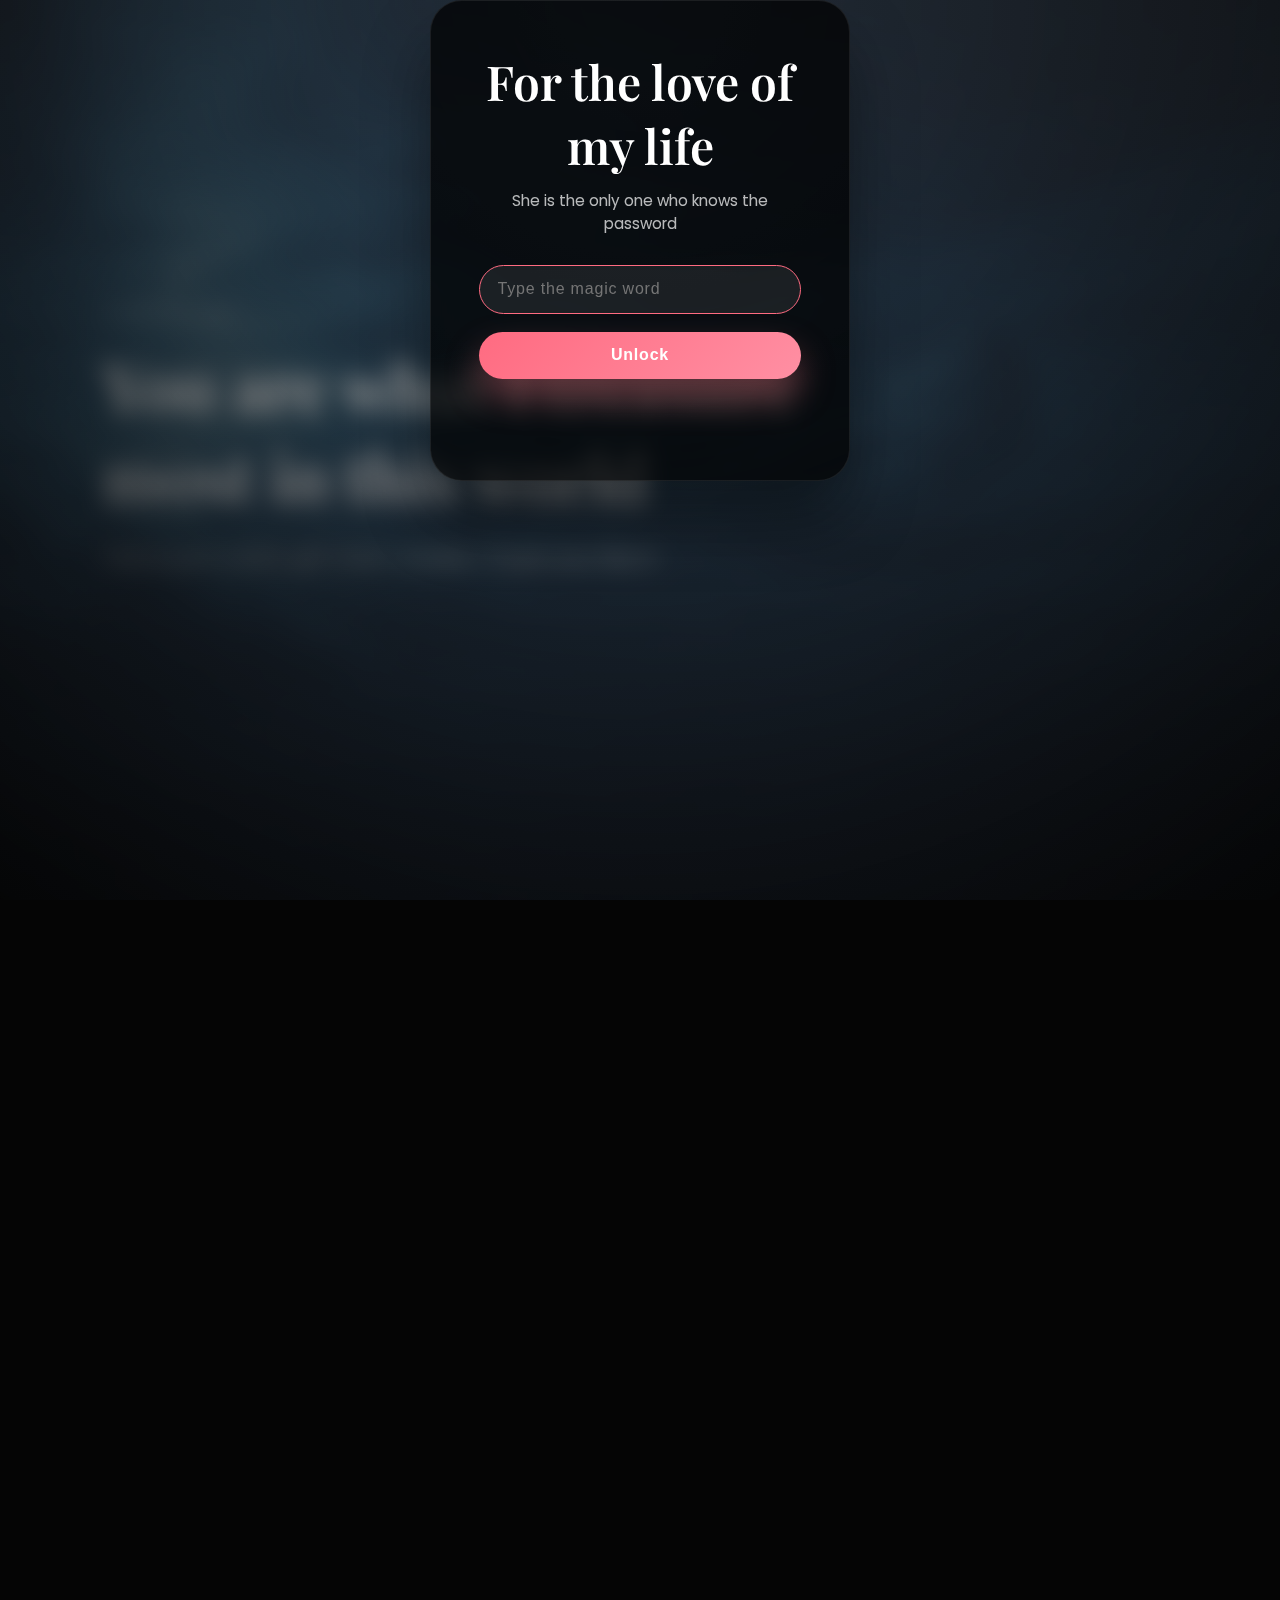
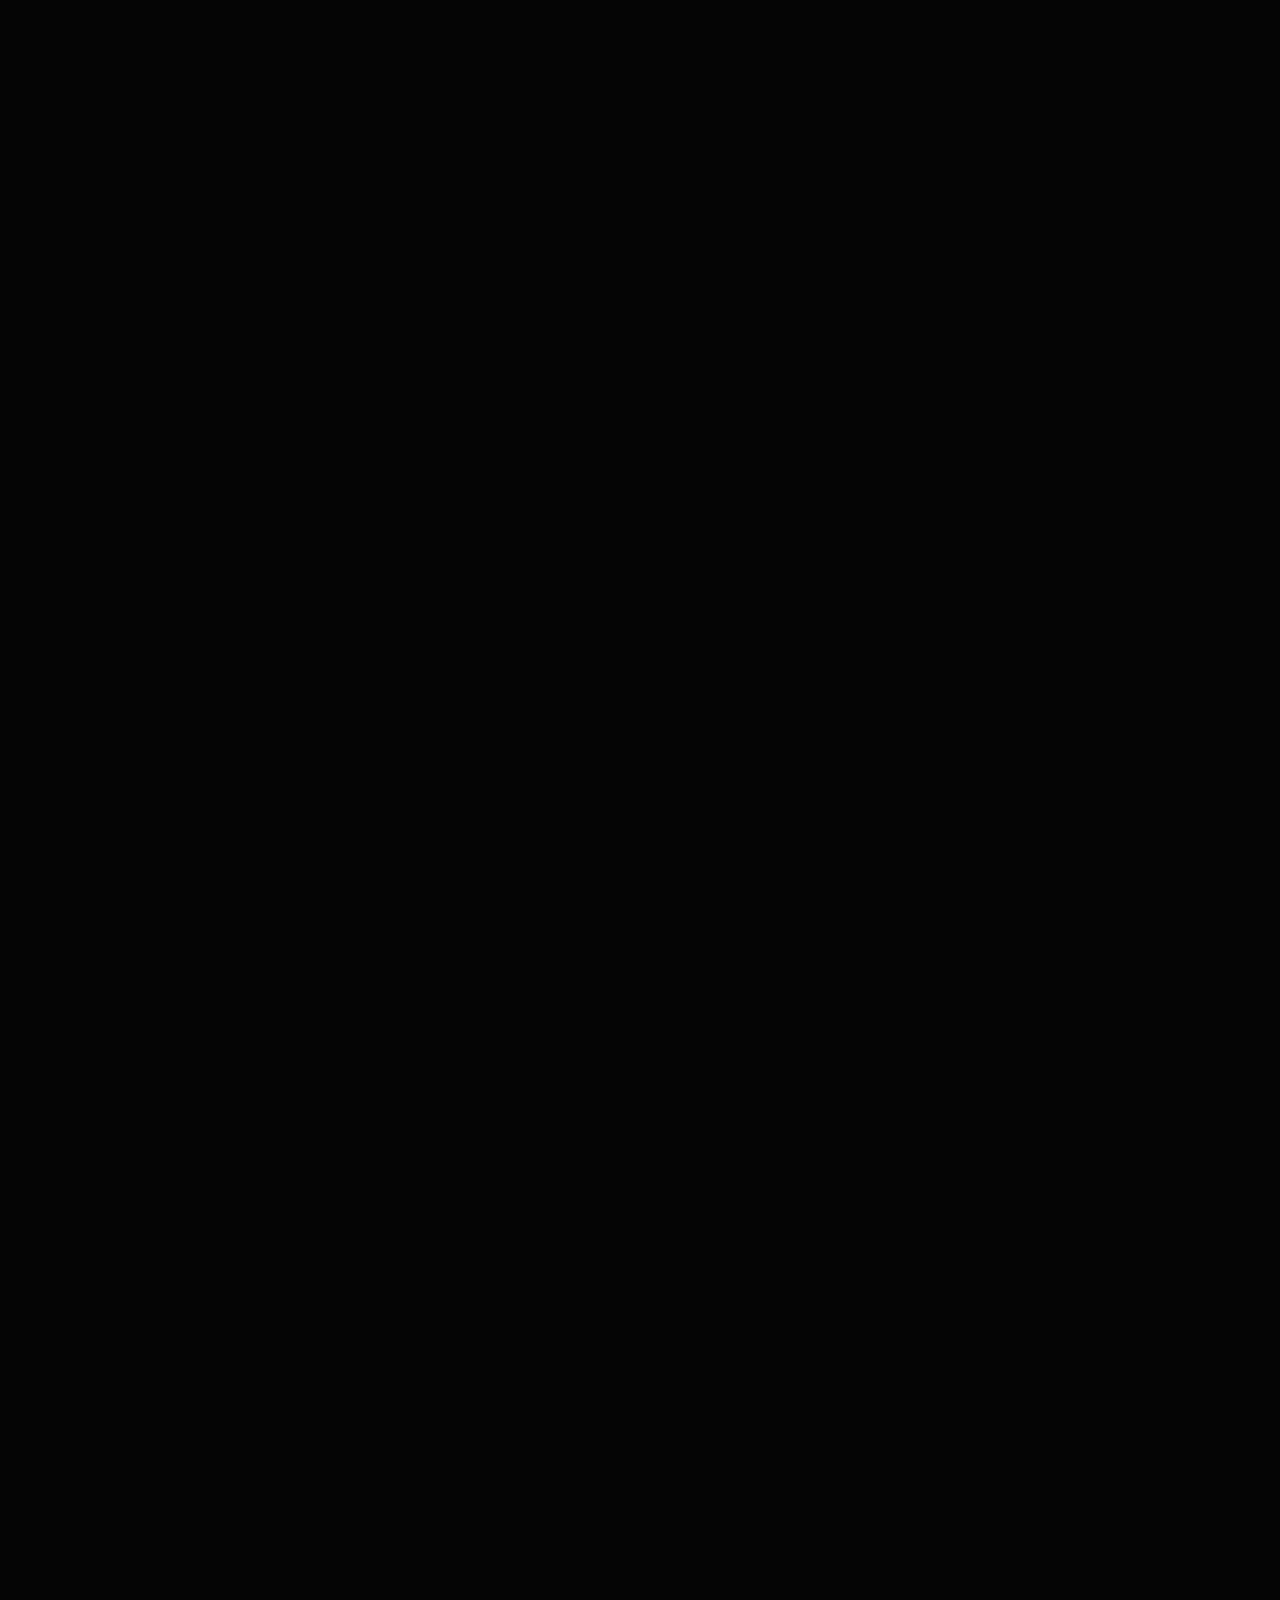
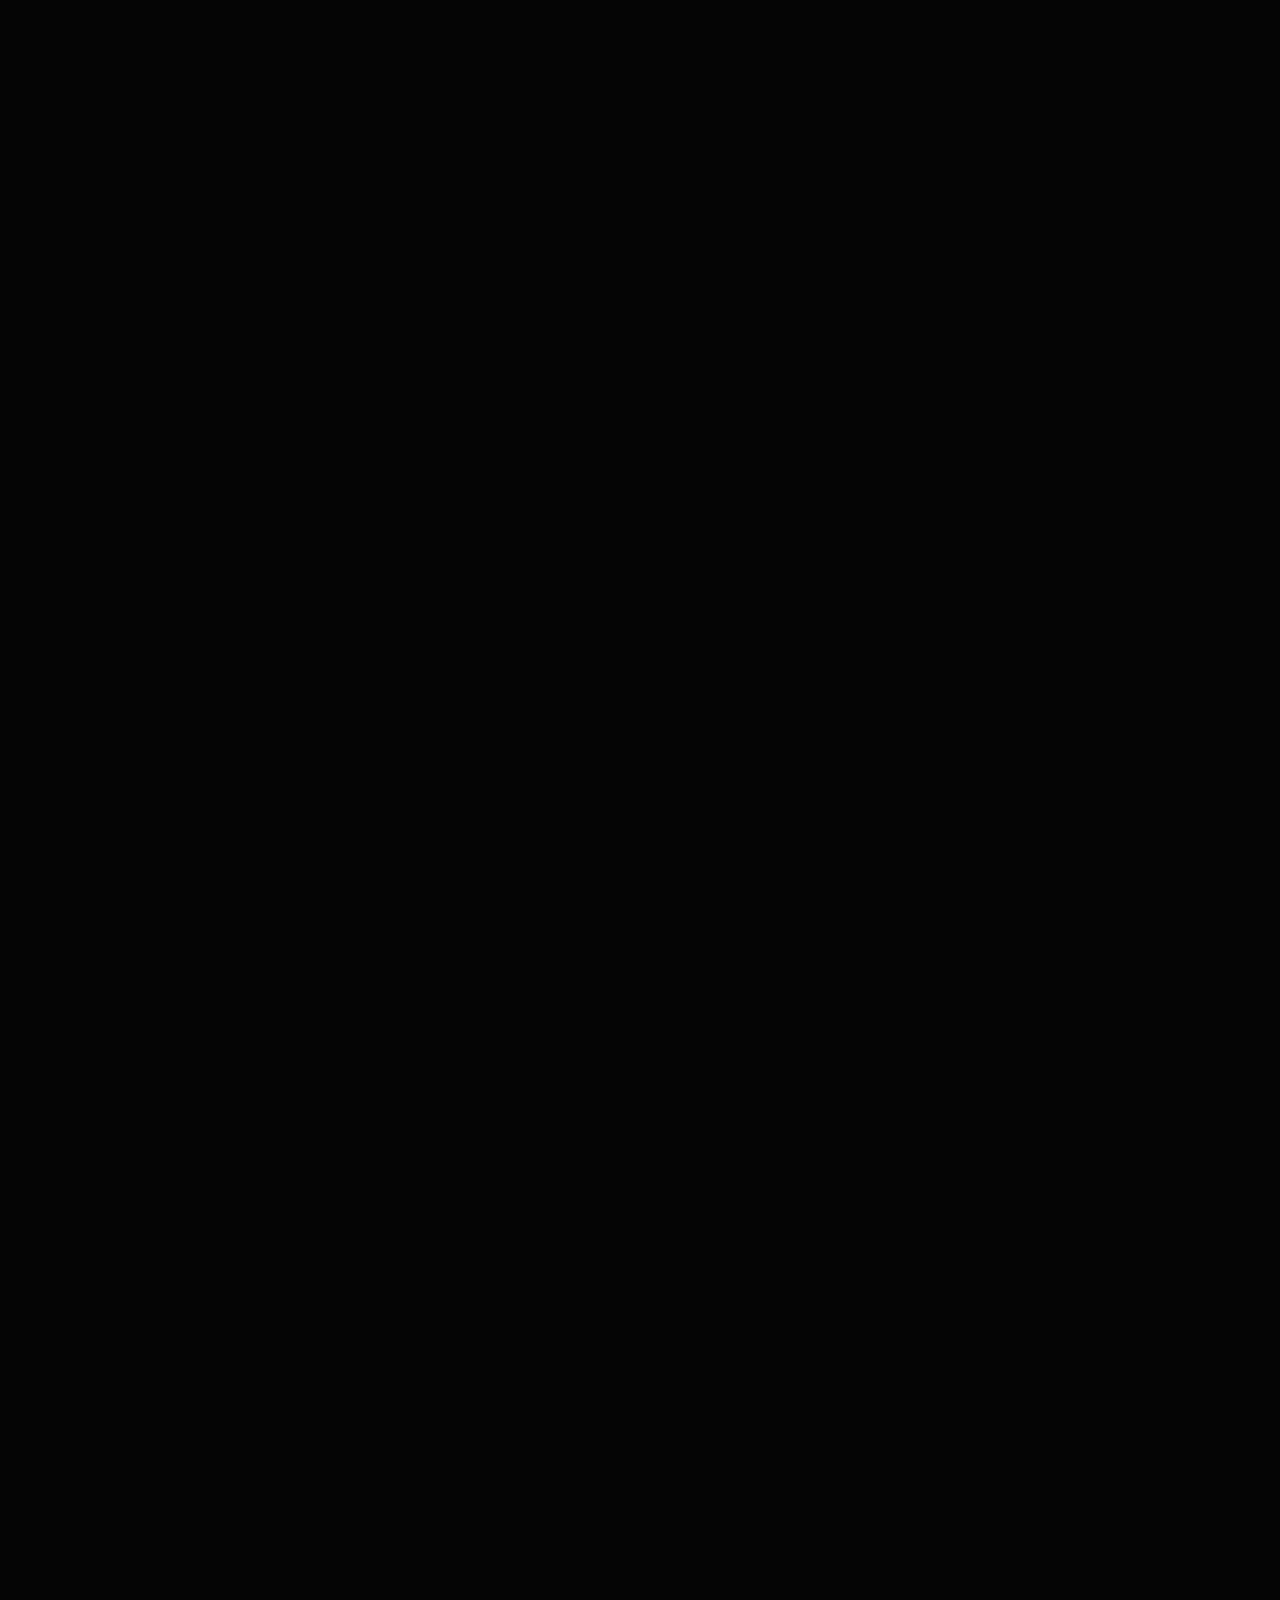
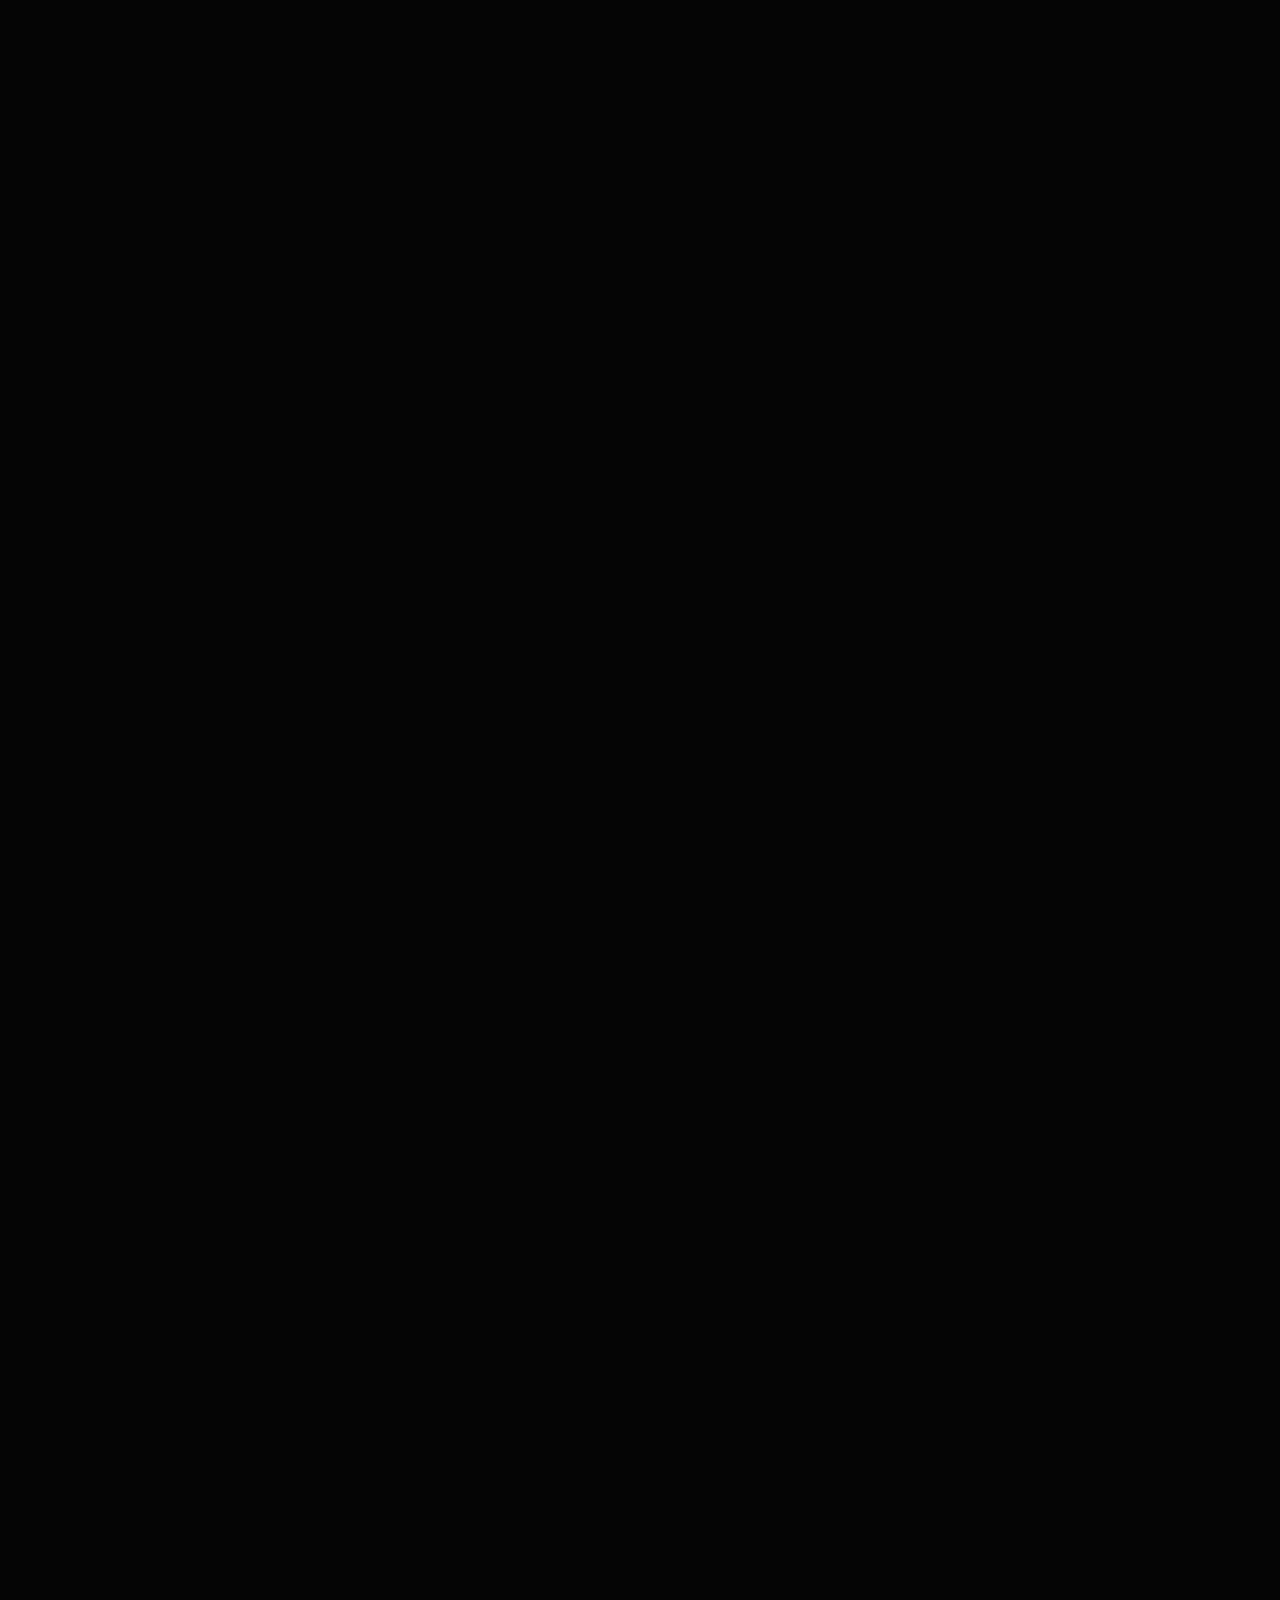
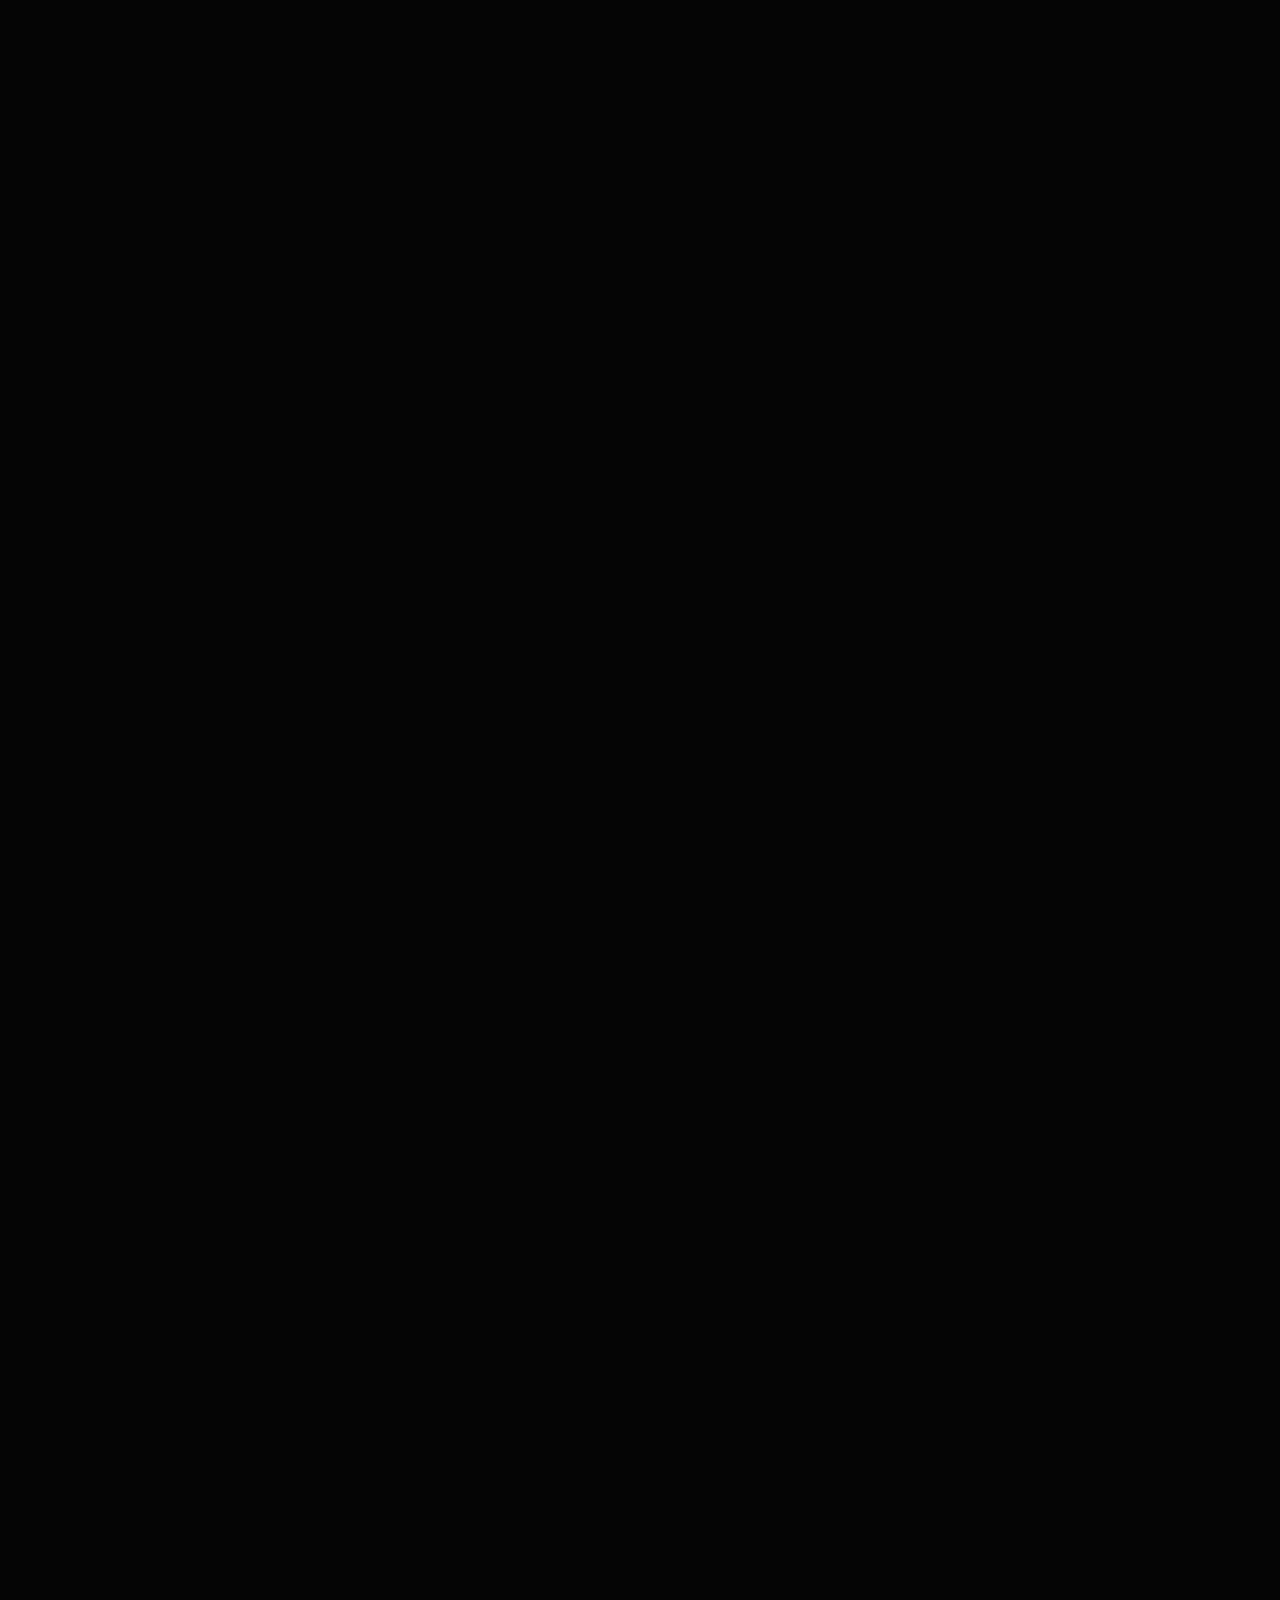
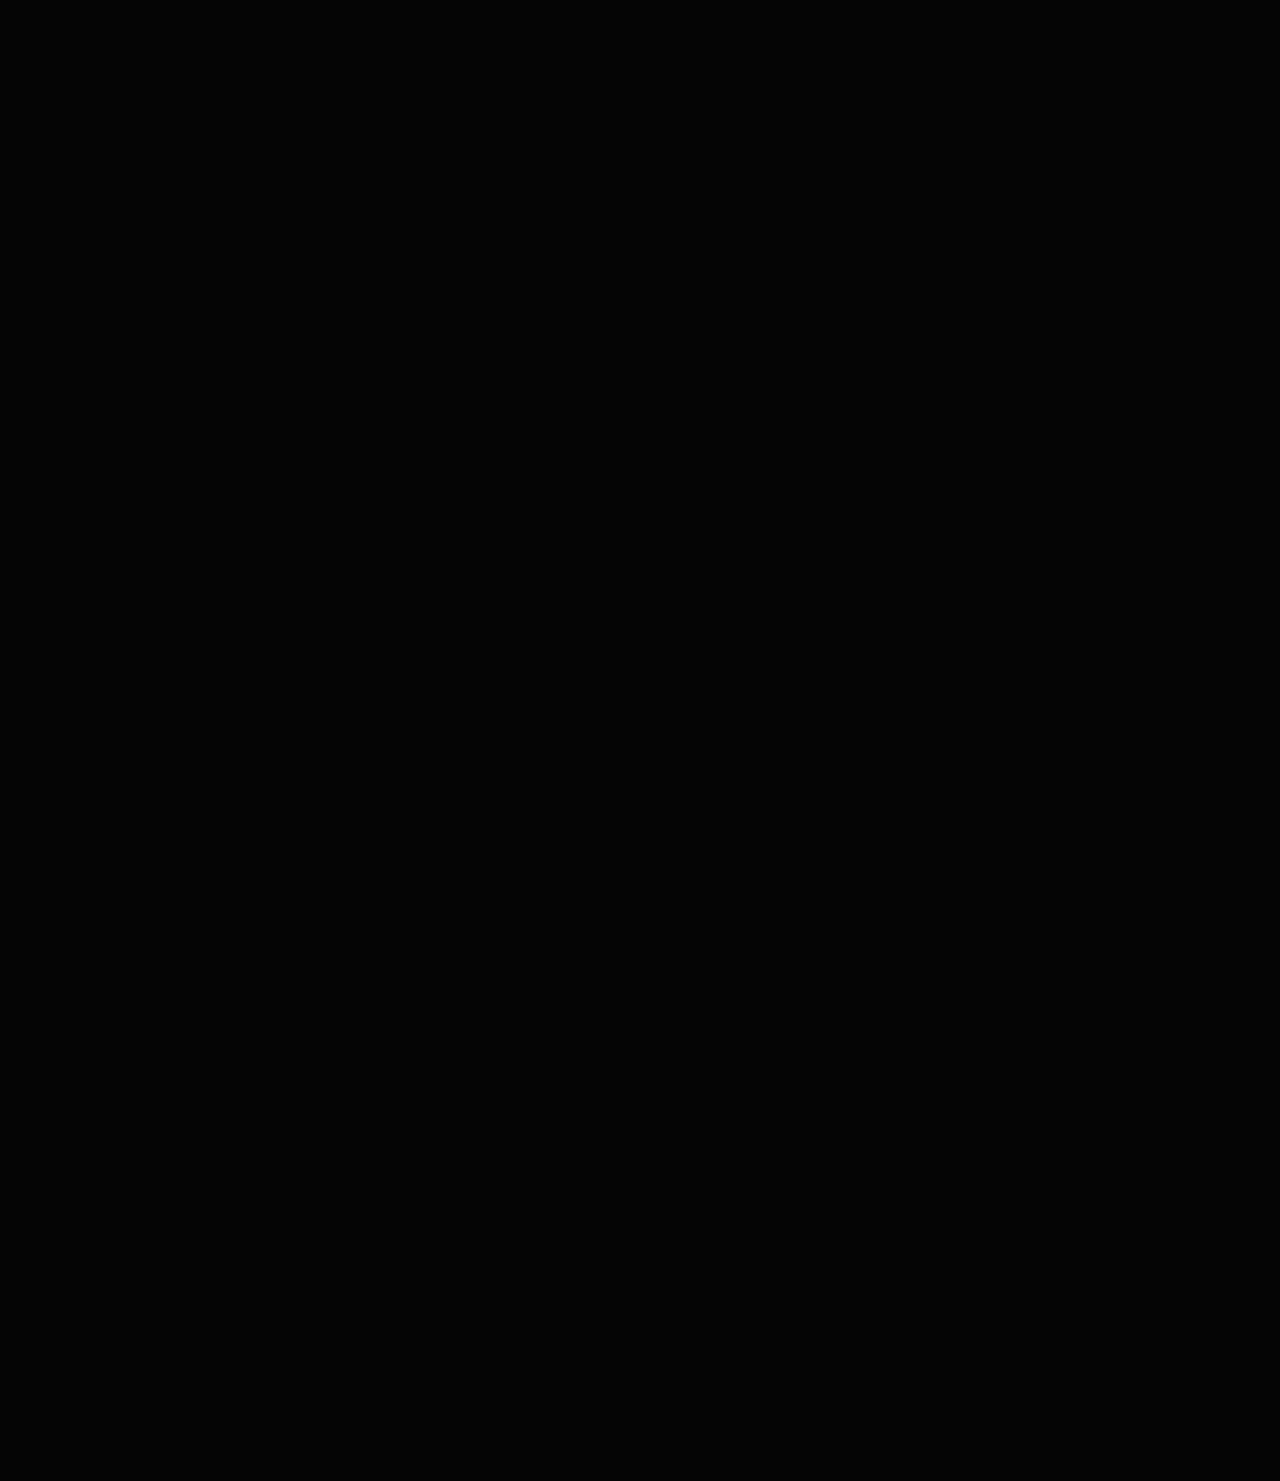
<file: docs/index.html>
<!DOCTYPE html>



<html lang="en">



<head>



    <meta charset="utf-8">



    <meta name="viewport" content="width=device-width, initial-scale=1">



    <title>Our Story</title>



    <link rel="preconnect" href="https://fonts.googleapis.com">



    <link rel="preconnect" href="https://fonts.gstatic.com" crossorigin>



    <link href="https://fonts.googleapis.com/css2?family=Playfair+Display:wght@400;600;700&family=Poppins:wght@300;400;500;600&display=swap" rel="stylesheet">



    <link rel="stylesheet" href="css/romantic_scroll.css">



    <script defer src="js/romantic_scroll.js"></script>



</head>




<body class="locked" data-is-unlocked="false">



    <div id="lock-screen" role="dialog" aria-modal="true" aria-labelledby="lock-title" data-lock-screen aria-hidden="false">



        <div class="lock-content">



            <h1 id="lock-title">For the love of my life</h1>



            <p class="lock-subtitle">She is the only one who knows the password</p>



            <form id="unlock-form" autocomplete="off">



                <!-- Update the placeholder text if you change the passphrase prompt -->



                <label for="unlock-key" class="visually-hidden">Unlock key</label>



                <input id="unlock-key" name="unlock-key" type="text" placeholder="Type the magic word" autofocus>



                <button type="submit">Unlock</button>



                <p class="hint"></p>



            </form>



            <p class="lock-error" role="status" aria-live="polite"></p>



        </div>



    </div>







    <main id="story" aria-hidden="true" data-story>



        <section class="panel hero background-panel" data-speed="0.3"



            style="--panel-bg-image: url('./images/space-texture.png'); --panel-bg-color: #05050f; background-image: url('./images/space-texture.png'); background-color: #05050f;">



            <div class="content">



                <p class="eyebrow">Chapter One</p>



                <!-- Replace the headline text with your own introduction -->



                <h2>You are what I treasure most in this world</h2>



                <!-- Replace this paragraph with your heartfelt introduction -->



                <p>This is just a little gift that I made, I hope you like it </p>



            </div>



        </section>







        <section class="panel background-panel" data-speed="0.22"



            style="--panel-bg-image: url('./images/photo-7.jpg'); --panel-bg-color: #1b0a17; background-image: url('./images/photo-7.jpg'); background-color: #1b0a17;">



            <div class="content">



                <h3>All started with a jump of faith to see each other </h3>



                <p>I wasnt sure how it was gonna be, but talking to you for the last year make me feel some connection that I never felt with no one, I knew at some point I needed to follow my heart and stop worring, it all start with a couple talks in the night and then I couldnt believe that you gonna arrive the next day. </p>



            </div>



        </section>







        <!-- Unique slide-in from left photo reveal -->



        <section class="panel photo-panel photo-slide-left background-panel" data-speed="0.2"



            style="--panel-bg-image: url('./images/photo-1.jpg'); --panel-bg-color: #090612; background-image: url('./images/photo-1.jpg'); background-color: #090612;">



            <div class="media">



                <!-- Replace this image for the left slide-in moment -->



                <img src="./images/photo-1.jpg" alt="Us laughing together at the park">



            </div>



            <div class="caption">



                <!-- Replace this caption to match the photo above -->



                <p>This is the only photo I have from that day. I was so stressed, but with some flowers and chocolate, I went there hoping everything would be fine. I still remember all the thoughts before seeing you for the first time a combination of anxiety, love, and happiness. My heart was beating so fast it felt like was going to explode. I loved it. 
</p>



            </div>



        </section>







        <section class="panel story-panel background-panel" data-speed="0.4"



            style="--panel-bg-image: url('./images/space.png'); --panel-bg-color: #06060d; background-image: url('./images/space.png'); background-color: #06060d;">



            <div class="content">



                <!-- Replace this heading and paragraph with your second message -->



                <h3>Your beauty is like watching a thousand galaxies being born at once.</h3>



                <p>Did you know the chance of being born is said to be 1 in 400 trillion about 
  <strong>4 x 10<sup>14</sup></strong>, which is 1 in 400,000,000,000,000. 
  Then out of 8 billion people, you found someone whose laugh felt like it belonged to you. 
  The odds of that love being returned are one in 400 quintillion about 
  <strong>4 x 10<sup>17</sup></strong>, which is  1 in 400,000,000,000,000,000. 
  Numbers so impossibly large that they feel like they should never happen and yet, somehow, they did.</p>



            </div>



        </section>







        <!-- Unique slide-in from right photo reveal -->



        <section class="panel photo-panel photo-slide-right background-panel" data-speed="0.25"



            style="--panel-bg-image: url('./images/photo-2.jpeg'); --panel-bg-color: #080713; background-image: url('./images/photo-2.jpeg'); background-color: #080713;">



            <div class="media">



                <!-- Replace this image for the right slide-in moment -->



                <img src="./images/photo-2.jpeg" alt="Holding hands during a sunset walk">



            </div>



            <div class="caption">



                <!-- Replace this caption to fit the photo above -->



                <p>When you walked into my house, I was completely lost, I couldn believe you were really here. In my head I kept thinking, there is no way she is here, with that beautiful smile. All I wanted was to kiss you, but I wasnt sure how to do it, so I wait and see if you felt the same for me. And then, with just one kiss, everything else followed. Hours felt like minutes, and for the first time in my life, I truly understood what people mean when they say love makes you lose all sense of time.
                    I loved every activity we did that week, and even just staring at each other sometimes was my favorite.
 </p>



            </div>



        </section>







        <section class="panel story-panel background-panel" data-speed="0.35"



            style="--panel-bg-image: url('./images/photo-11.jpg'); --panel-bg-color: #05050f; background-image: url('./images/photo-11.jpg'); background-color: #05050f;">



            <div class="content">



                <!-- Replace with another piece of your story -->



                <h3>I love everything about you</h3>



                <p>I love every part of your body, every part of your heart. Hearing you calms the storms in my mind in an instant. You are the first thing I think of when I wake up and the last before I fall asleep. You are the person I dream of at night and the one I daydream about every day. You are the one I want to build a future with, the one I want my children to call you mom.

You are worth more than anything anyone could ever offer me. I will spend the rest of my life loving you, and I will always find you in the next life.</p>



            </div>



        </section>







        <!-- Horizontal gallery experience: replace the three images and captions below -->



        <section class="panel gallery-panel background-panel" data-speed="0"



            style="--panel-bg-image: url('./images/photo-6.jpg'); --panel-bg-color: #05050f; background-image: url('./images/photo-6.jpg'); background-color: #05050f;">



            <div class="gallery-shell" data-gallery>



                <p class="gallery-label">Roberto & Angelina </p>



                <div class="gallery-viewport" data-gallery-scroller>



                    <div class="gallery-track" data-gallery-track>



                        <!-- Click the right-hand peek image to jump ahead without arrows -->



                        <figure class="gallery-slide is-active" data-gallery-slide>



                            <!-- Horizontal gallery image 1: replace src, alt, and caption -->



                            <img class="gallery-image gallery-image--one" data-lightbox="gallery" src="./images/gallery-1.jpg" alt="Holding each other's hands at the city overlook">



                            <figcaption>Last moments together</figcaption>



                        </figure>



                        <figure class="gallery-slide" data-gallery-slide>



                            <!-- Horizontal gallery image 2: replace src, alt, and caption -->



                            <img class="gallery-image gallery-image--two" data-lightbox="gallery" src="./images/gallery-2.jpeg" alt="Laughing together at a cozy cafe table">



                            <figcaption>Little kiss in the Square - Oxford </figcaption>



                        </figure>



                        <figure class="gallery-slide" data-gallery-slide>



                            <!-- Horizontal gallery image 3: replace src, alt, and caption -->



                            <img class="gallery-image gallery-image--three" data-lightbox="gallery" src="./images/gallery-3.png" alt="Sharing an umbrella during a gentle rain">



                            <figcaption>Just a hug :P</figcaption>



                        </figure>



                    </div>



                </div>



                <button type="button" class="gallery-control prev" data-gallery-prev aria-label="Show previous moment">



                    <svg viewBox="0 0 24 24" role="presentation" focusable="false"><path d="M15.5 4.5 8 12l7.5 7.5" fill="none" stroke="currentColor" stroke-width="1.75" stroke-linecap="round" stroke-linejoin="round"/></svg>



                </button>



                <button type="button" class="gallery-control next" data-gallery-next aria-label="Show next moment">



                    <svg viewBox="0 0 24 24" role="presentation" focusable="false"><path d="m8.5 4.5 7.5 7.5-7.5 7.5" fill="none" stroke="currentColor" stroke-width="1.75" stroke-linecap="round" stroke-linejoin="round"/></svg>



                </button>



            </div>



        </section>







        <section class="panel photo-panel background-panel" data-speed="0.3"



            style="--panel-bg-image: url('./images/photo-8.jpg'); --panel-bg-color: #070414; background-image: url('./images/photo-8.jpg'); background-color: #070414;">



            <div class="media">



                <!-- Replace the src with a third photo of you two -->



                <img src="./images/photo-10.jpg" alt="Dancing together under string lights">



            </div>



            <div class="caption">



                <!-- Customize this caption to match your moment -->



                <p>That photo was the last time I saw you, and honestly, I don’t think I’ve ever had that much fun bowling before. I still remember that last night, laughing with you but already feeling the sadness in my chest knowing you were leaving the next day.

The next morning I woke up and made ceviche just for you because cooking for you always makes me happy. But then came the airport… seeing your eyes one last time before you left hurt so much. And when I got back to my room, it felt way too big and way too empty without you.

I still smell the shirt you wore that night, just to feel close to you again. And that’s when it hit me .I don’t just want little moments with you. I want you in my life every single day.</p>



            </div>



        </section>







                <section class="panel story-panel background-panel" data-speed="0.38"

            style="--panel-bg-image: url('./images/photo-9.jpg'); --panel-bg-color: #070511; background-image: url('./images/photo-9.jpg'); background-color: #070511;">

            <div class="content">

                <h3>Algo que escribi en español</h3>

                <p>Nunca te voy a dejar de amar, y eso lo se desde el primer momento en que te vi, y es por que amo cada pequeña parte de ti, amo tus ojos marrones me miran al despertar o como tu piel es tan suave como el petalo de una rosa, amo el olor de tu piel y tu cabello, llenan mi alma y nunca los quiero perder, amo todo lo que te hacer ser tu, amo tus chistes, amo tu voz, amo la forma en tu cabello se enreda, amo poner mi brazo bajo tu cabeza incluso aun que mi brazo muera, amo hacer mascarillas contigo, amo peinar tu cabello (aun que falle), amo la manera en que te ries y haces esas pequeñas risas que solo yo puedo ver, amo que tienes sueños grandes que nadie puede entender, pero dentro de todas las personas que pudiste haber conocido yo soy una de las pocas que va entender todo tu esfuerzo y dedicacion que pones a todo lo que haces, mas que una carta de amor es para darte las gracias por todo lo que me haces sentir. Amo lo queres y lo que seras.  </p>

            </div>

        </section>


        <section class="panel finale background-panel" data-speed="0.45"

            style="--panel-bg-image: url('./images/photo-9.jpg'); --panel-bg-color: #06030b; background-image: url('./images/photo-9.jpg'); background-color: #06030b;">

            <div class="content finale-content">

                <aside class="finale-card finale-message-card" aria-labelledby="finale-title">

                    <div class="finale-message">

                        <!-- Replace this closing message with your own promise or sentiment -->

                        <h2 id="finale-title">My heart forever is wherever you are.</h2>

                        <p>With every breath, every word, every sunrise, I choose you. Always.</p>

                        <div class="python-heart" aria-hidden="true">

                            <svg class="python-heart__svg" viewBox="0 0 332.000 302.757">

                                <defs>

                                    <linearGradient id="python-heart-fill" x1="0%" y1="0%" x2="100%" y2="100%">

                                        <stop offset="0%" stop-color="#ff6b81" />

                                        <stop offset="45%" stop-color="#ff8fa3" />

                                        <stop offset="100%" stop-color="#ffd6e5" />

                                    </linearGradient>

                                    <radialGradient id="python-heart-glow" cx="50%" cy="50%" r="65%">

                                        <stop offset="0%" stop-color="rgba(255, 205, 220, 0.85)" />

                                        <stop offset="60%" stop-color="#ff6b81" stop-opacity="0.65" />

                                        <stop offset="100%" stop-color="#ff2d55" stop-opacity="0" />

                                    </radialGradient>

                                </defs>

                                <path class="python-heart__shape" d="M166.000,79.757 L166.003,79.624 L166.022,79.224 L166.073,78.563 L166.174,77.644 L166.338,76.476 L166.582,75.067 L166.920,73.430 L167.366,71.577 L167.934,69.524 L168.635,67.286 L169.482,64.883 L170.485,62.333 L171.654,59.658 L172.996,56.878 L174.518,54.016 L176.228,51.096 L178.128,48.141 L180.223,45.174 L182.513,42.220 L185.000,39.303 L187.682,36.446 L190.557,33.672 L193.620,31.004 L196.867,28.465 L200.291,26.073 L203.884,23.851 L207.637,21.815 L211.538,19.983 L215.577,18.372 L219.740,16.994 L224.014,15.863 L228.383,14.990 L232.831,14.384 L237.343,14.052 L241.900,14.000 L246.485,14.231 L251.079,14.748 L255.664,15.551 L260.220,16.638 L264.727,18.007 L269.167,19.652 L273.519,21.568 L277.766,23.746 L281.887,26.178 L285.864,28.854 L289.680,31.763 L293.316,34.892 L296.756,38.229 L299.984,41.760 L302.986,45.472 L305.746,49.348 L308.251,53.375 L310.491,57.538 L312.455,61.822 L314.132,66.212 L315.516,70.693 L316.599,75.252 L317.376,79.874 L317.844,84.546 L318.000,89.257 L317.844,93.994 L317.376,98.745 L316.599,103.502 L315.516,108.254 L314.132,112.994 L312.455,117.713 L310.491,122.405 L308.251,127.065 L305.746,131.688 L302.986,136.270 L299.984,140.808 L296.756,145.299 L293.316,149.743 L289.680,154.138 L285.864,158.484 L281.887,162.782 L277.766,167.032 L273.519,171.235 L269.167,175.393 L264.727,179.507 L260.220,183.578 L255.664,187.609 L251.079,191.601 L246.485,195.554 L241.900,199.471 L237.343,203.353 L232.831,207.198 L228.383,211.008 L224.014,214.782 L219.740,218.520 L215.577,222.218 L211.538,225.876 L207.637,229.490 L203.884,233.057 L200.291,236.574 L196.867,240.034 L193.620,243.435 L190.557,246.768 L187.682,250.029 L185.000,253.211 L182.513,256.306 L180.223,259.308 L178.128,262.208 L176.228,264.999 L174.518,267.673 L172.996,270.221 L171.654,272.635 L170.485,274.908 L169.482,277.032 L168.635,279.000 L167.934,280.804 L167.366,282.437 L166.920,283.894 L166.582,285.168 L166.338,286.255 L166.174,287.151 L166.073,287.851 L166.022,288.354 L166.003,288.656 L166.000,288.757 L165.997,288.656 L165.978,288.354 L165.927,287.851 L165.826,287.151 L165.662,286.255 L165.418,285.168 L165.080,283.894 L164.634,282.437 L164.066,280.804 L163.365,279.000 L162.518,277.032 L161.515,274.908 L160.346,272.635 L159.004,270.221 L157.482,267.673 L155.772,264.999 L153.872,262.208 L151.777,259.308 L149.487,256.306 L147.000,253.211 L144.318,250.029 L141.443,246.768 L138.380,243.435 L135.133,240.034 L131.709,236.574 L128.116,233.057 L124.363,229.490 L120.462,225.876 L116.423,222.218 L112.260,218.520 L107.986,214.782 L103.617,211.008 L99.169,207.198 L94.657,203.353 L90.100,199.471 L85.515,195.554 L80.921,191.601 L76.336,187.609 L71.780,183.578 L67.273,179.507 L62.833,175.393 L58.481,171.235 L54.234,167.032 L50.113,162.782 L46.136,158.484 L42.320,154.138 L38.684,149.743 L35.244,145.299 L32.016,140.808 L29.014,136.270 L26.254,131.688 L23.749,127.065 L21.509,122.405 L19.545,117.713 L17.868,112.994 L16.484,108.254 L15.401,103.502 L14.624,98.745 L14.156,93.994 L14.000,89.257 L14.156,84.546 L14.624,79.874 L15.401,75.252 L16.484,70.693 L17.868,66.212 L19.545,61.822 L21.509,57.538 L23.749,53.375 L26.254,49.348 L29.014,45.472 L32.016,41.760 L35.244,38.229 L38.684,34.892 L42.320,31.763 L46.136,28.854 L50.113,26.178 L54.234,23.746 L58.481,21.568 L62.833,19.652 L67.273,18.007 L71.780,16.638 L76.336,15.551 L80.921,14.748 L85.515,14.231 L90.100,14.000 L94.657,14.052 L99.169,14.384 L103.617,14.990 L107.986,15.863 L112.260,16.994 L116.423,18.372 L120.462,19.983 L124.363,21.815 L128.116,23.851 L131.709,26.073 L135.133,28.465 L138.380,31.004 L141.443,33.672 L144.318,36.446 L147.000,39.303 L149.487,42.220 L151.777,45.174 L153.872,48.141 L155.772,51.096 L157.482,54.016 L159.004,56.878 L160.346,59.658 L161.515,62.333 L162.518,64.883 L163.365,67.286 L164.066,69.524 L164.634,71.577 L165.080,73.430 L165.418,75.067 L165.662,76.476 L165.826,77.644 L165.927,78.563 L165.978,79.224 L165.997,79.624 Z" fill="url(#python-heart-fill)" />

                                <path class="python-heart__outline" d="M166.000,79.757 L166.003,79.624 L166.022,79.224 L166.073,78.563 L166.174,77.644 L166.338,76.476 L166.582,75.067 L166.920,73.430 L167.366,71.577 L167.934,69.524 L168.635,67.286 L169.482,64.883 L170.485,62.333 L171.654,59.658 L172.996,56.878 L174.518,54.016 L176.228,51.096 L178.128,48.141 L180.223,45.174 L182.513,42.220 L185.000,39.303 L187.682,36.446 L190.557,33.672 L193.620,31.004 L196.867,28.465 L200.291,26.073 L203.884,23.851 L207.637,21.815 L211.538,19.983 L215.577,18.372 L219.740,16.994 L224.014,15.863 L228.383,14.990 L232.831,14.384 L237.343,14.052 L241.900,14.000 L246.485,14.231 L251.079,14.748 L255.664,15.551 L260.220,16.638 L264.727,18.007 L269.167,19.652 L273.519,21.568 L277.766,23.746 L281.887,26.178 L285.864,28.854 L289.680,31.763 L293.316,34.892 L296.756,38.229 L299.984,41.760 L302.986,45.472 L305.746,49.348 L308.251,53.375 L310.491,57.538 L312.455,61.822 L314.132,66.212 L315.516,70.693 L316.599,75.252 L317.376,79.874 L317.844,84.546 L318.000,89.257 L317.844,93.994 L317.376,98.745 L316.599,103.502 L315.516,108.254 L314.132,112.994 L312.455,117.713 L310.491,122.405 L308.251,127.065 L305.746,131.688 L302.986,136.270 L299.984,140.808 L296.756,145.299 L293.316,149.743 L289.680,154.138 L285.864,158.484 L281.887,162.782 L277.766,167.032 L273.519,171.235 L269.167,175.393 L264.727,179.507 L260.220,183.578 L255.664,187.609 L251.079,191.601 L246.485,195.554 L241.900,199.471 L237.343,203.353 L232.831,207.198 L228.383,211.008 L224.014,214.782 L219.740,218.520 L215.577,222.218 L211.538,225.876 L207.637,229.490 L203.884,233.057 L200.291,236.574 L196.867,240.034 L193.620,243.435 L190.557,246.768 L187.682,250.029 L185.000,253.211 L182.513,256.306 L180.223,259.308 L178.128,262.208 L176.228,264.999 L174.518,267.673 L172.996,270.221 L171.654,272.635 L170.485,274.908 L169.482,277.032 L168.635,279.000 L167.934,280.804 L167.366,282.437 L166.920,283.894 L166.582,285.168 L166.338,286.255 L166.174,287.151 L166.073,287.851 L166.022,288.354 L166.003,288.656 L166.000,288.757 L165.997,288.656 L165.978,288.354 L165.927,287.851 L165.826,287.151 L165.662,286.255 L165.418,285.168 L165.080,283.894 L164.634,282.437 L164.066,280.804 L163.365,279.000 L162.518,277.032 L161.515,274.908 L160.346,272.635 L159.004,270.221 L157.482,267.673 L155.772,264.999 L153.872,262.208 L151.777,259.308 L149.487,256.306 L147.000,253.211 L144.318,250.029 L141.443,246.768 L138.380,243.435 L135.133,240.034 L131.709,236.574 L128.116,233.057 L124.363,229.490 L120.462,225.876 L116.423,222.218 L112.260,218.520 L107.986,214.782 L103.617,211.008 L99.169,207.198 L94.657,203.353 L90.100,199.471 L85.515,195.554 L80.921,191.601 L76.336,187.609 L71.780,183.578 L67.273,179.507 L62.833,175.393 L58.481,171.235 L54.234,167.032 L50.113,162.782 L46.136,158.484 L42.320,154.138 L38.684,149.743 L35.244,145.299 L32.016,140.808 L29.014,136.270 L26.254,131.688 L23.749,127.065 L21.509,122.405 L19.545,117.713 L17.868,112.994 L16.484,108.254 L15.401,103.502 L14.624,98.745 L14.156,93.994 L14.000,89.257 L14.156,84.546 L14.624,79.874 L15.401,75.252 L16.484,70.693 L17.868,66.212 L19.545,61.822 L21.509,57.538 L23.749,53.375 L26.254,49.348 L29.014,45.472 L32.016,41.760 L35.244,38.229 L38.684,34.892 L42.320,31.763 L46.136,28.854 L50.113,26.178 L54.234,23.746 L58.481,21.568 L62.833,19.652 L67.273,18.007 L71.780,16.638 L76.336,15.551 L80.921,14.748 L85.515,14.231 L90.100,14.000 L94.657,14.052 L99.169,14.384 L103.617,14.990 L107.986,15.863 L112.260,16.994 L116.423,18.372 L120.462,19.983 L124.363,21.815 L128.116,23.851 L131.709,26.073 L135.133,28.465 L138.380,31.004 L141.443,33.672 L144.318,36.446 L147.000,39.303 L149.487,42.220 L151.777,45.174 L153.872,48.141 L155.772,51.096 L157.482,54.016 L159.004,56.878 L160.346,59.658 L161.515,62.333 L162.518,64.883 L163.365,67.286 L164.066,69.524 L164.634,71.577 L165.080,73.430 L165.418,75.067 L165.662,76.476 L165.826,77.644 L165.927,78.563 L165.978,79.224 L165.997,79.624 Z" fill="none" stroke-linejoin="round" />

                                <path class="python-heart__glow" d="M166.000,79.757 L166.003,79.624 L166.022,79.224 L166.073,78.563 L166.174,77.644 L166.338,76.476 L166.582,75.067 L166.920,73.430 L167.366,71.577 L167.934,69.524 L168.635,67.286 L169.482,64.883 L170.485,62.333 L171.654,59.658 L172.996,56.878 L174.518,54.016 L176.228,51.096 L178.128,48.141 L180.223,45.174 L182.513,42.220 L185.000,39.303 L187.682,36.446 L190.557,33.672 L193.620,31.004 L196.867,28.465 L200.291,26.073 L203.884,23.851 L207.637,21.815 L211.538,19.983 L215.577,18.372 L219.740,16.994 L224.014,15.863 L228.383,14.990 L232.831,14.384 L237.343,14.052 L241.900,14.000 L246.485,14.231 L251.079,14.748 L255.664,15.551 L260.220,16.638 L264.727,18.007 L269.167,19.652 L273.519,21.568 L277.766,23.746 L281.887,26.178 L285.864,28.854 L289.680,31.763 L293.316,34.892 L296.756,38.229 L299.984,41.760 L302.986,45.472 L305.746,49.348 L308.251,53.375 L310.491,57.538 L312.455,61.822 L314.132,66.212 L315.516,70.693 L316.599,75.252 L317.376,79.874 L317.844,84.546 L318.000,89.257 L317.844,93.994 L317.376,98.745 L316.599,103.502 L315.516,108.254 L314.132,112.994 L312.455,117.713 L310.491,122.405 L308.251,127.065 L305.746,131.688 L302.986,136.270 L299.984,140.808 L296.756,145.299 L293.316,149.743 L289.680,154.138 L285.864,158.484 L281.887,162.782 L277.766,167.032 L273.519,171.235 L269.167,175.393 L264.727,179.507 L260.220,183.578 L255.664,187.609 L251.079,191.601 L246.485,195.554 L241.900,199.471 L237.343,203.353 L232.831,207.198 L228.383,211.008 L224.014,214.782 L219.740,218.520 L215.577,222.218 L211.538,225.876 L207.637,229.490 L203.884,233.057 L200.291,236.574 L196.867,240.034 L193.620,243.435 L190.557,246.768 L187.682,250.029 L185.000,253.211 L182.513,256.306 L180.223,259.308 L178.128,262.208 L176.228,264.999 L174.518,267.673 L172.996,270.221 L171.654,272.635 L170.485,274.908 L169.482,277.032 L168.635,279.000 L167.934,280.804 L167.366,282.437 L166.920,283.894 L166.582,285.168 L166.338,286.255 L166.174,287.151 L166.073,287.851 L166.022,288.354 L166.003,288.656 L166.000,288.757 L165.997,288.656 L165.978,288.354 L165.927,287.851 L165.826,287.151 L165.662,286.255 L165.418,285.168 L165.080,283.894 L164.634,282.437 L164.066,280.804 L163.365,279.000 L162.518,277.032 L161.515,274.908 L160.346,272.635 L159.004,270.221 L157.482,267.673 L155.772,264.999 L153.872,262.208 L151.777,259.308 L149.487,256.306 L147.000,253.211 L144.318,250.029 L141.443,246.768 L138.380,243.435 L135.133,240.034 L131.709,236.574 L128.116,233.057 L124.363,229.490 L120.462,225.876 L116.423,222.218 L112.260,218.520 L107.986,214.782 L103.617,211.008 L99.169,207.198 L94.657,203.353 L90.100,199.471 L85.515,195.554 L80.921,191.601 L76.336,187.609 L71.780,183.578 L67.273,179.507 L62.833,175.393 L58.481,171.235 L54.234,167.032 L50.113,162.782 L46.136,158.484 L42.320,154.138 L38.684,149.743 L35.244,145.299 L32.016,140.808 L29.014,136.270 L26.254,131.688 L23.749,127.065 L21.509,122.405 L19.545,117.713 L17.868,112.994 L16.484,108.254 L15.401,103.502 L14.624,98.745 L14.156,93.994 L14.000,89.257 L14.156,84.546 L14.624,79.874 L15.401,75.252 L16.484,70.693 L17.868,66.212 L19.545,61.822 L21.509,57.538 L23.749,53.375 L26.254,49.348 L29.014,45.472 L32.016,41.760 L35.244,38.229 L38.684,34.892 L42.320,31.763 L46.136,28.854 L50.113,26.178 L54.234,23.746 L58.481,21.568 L62.833,19.652 L67.273,18.007 L71.780,16.638 L76.336,15.551 L80.921,14.748 L85.515,14.231 L90.100,14.000 L94.657,14.052 L99.169,14.384 L103.617,14.990 L107.986,15.863 L112.260,16.994 L116.423,18.372 L120.462,19.983 L124.363,21.815 L128.116,23.851 L131.709,26.073 L135.133,28.465 L138.380,31.004 L141.443,33.672 L144.318,36.446 L147.000,39.303 L149.487,42.220 L151.777,45.174 L153.872,48.141 L155.772,51.096 L157.482,54.016 L159.004,56.878 L160.346,59.658 L161.515,62.333 L162.518,64.883 L163.365,67.286 L164.066,69.524 L164.634,71.577 L165.080,73.430 L165.418,75.067 L165.662,76.476 L165.826,77.644 L165.927,78.563 L165.978,79.224 L165.997,79.624 Z" fill="none" stroke-linejoin="round" />

                            </svg>

                            <div class="python-heart__pulse python-heart__pulse--primary"></div>

                            <div class="python-heart__pulse python-heart__pulse--secondary"></div>

                        </div>

                    </div>

                </aside>

                <aside class="finale-card ring-size-card" aria-labelledby="ring-size-title" data-ring-card>

                    <h3 id="ring-size-title" data-ring-card-title>Click the heart</h3>

                    <div class="ring-card-layer" data-ring-layer="gift" data-ring-layer-title="Click the heart">

                        <p class="ring-card-message">There is something special waiting for you.</p>

                        <button type="button" class="ring-layer-button" data-ring-layer-next="message" aria-label="Open your gift">
                            <span aria-hidden="true">&#10084;</span>
                            <span class="visually-hidden">Open your gift</span>
                        </button>

                    </div>

                    <div class="ring-card-layer" data-ring-layer="message" data-ring-layer-title="Te amo" hidden>

                        <p class="ring-card-message ring-card-message--love">I didnt want to mistake in this gift, so this gift has to wait a little so it arrives to you </p>

                        <button type="button" class="ring-layer-button" data-ring-layer-next="memory">Continue</button>

                    </div>


                    <div class="ring-card-layer" data-ring-layer="memory" data-ring-layer-title="Te quiero" hidden>

                        <p class="ring-card-message">From our first laugh to every late-night talk, you have been my favorite story.</p>

                        <button type="button" class="ring-layer-button" data-ring-layer-next="dream">Continue</button>

                    </div>

                    <div class="ring-card-layer" data-ring-layer="dream" data-ring-layer-title="Mi princesa" hidden>

                        <p class="ring-card-message">Sorry I am still using this to keep saying you, that I LOVE YOU </p>

                        <button type="button" class="ring-layer-button" data-ring-layer-next="promise">Continue</button>

                    </div>

                    <div class="ring-card-layer" data-ring-layer="promise" data-ring-layer-title="Mi promesa para ti" hidden>

                        <p class="ring-card-message">And now all I need is the perfect fit, so I can keep this promise always close to your hand.</p>

                        <button type="button" class="ring-layer-button" data-ring-layer-next="form">Continue</button>

                    </div>

                    <div class="ring-card-layer ring-card-layer--form" data-ring-layer="form" data-ring-layer-title="Insert your ring size" hidden>

                        <p class="ring-size-subtitle">Drop it here so I can make sure your ring fits just right. </p>

                                                <form name="ring-size" id="ring-size-form" method="POST" data-netlify="true">

                                                    <input type="hidden" name="form-name" value="ring-size" />

                                                    <input type="text" id="ring-size-input" name="ring-size" />

                                                    <div data-ring-size-feedback></div>

                                                    <button type="submit">Send</button>

                                                </form>

                    </div>

                </aside>

            </div>

        </section>



    </main>



</body>



</html>
</file>
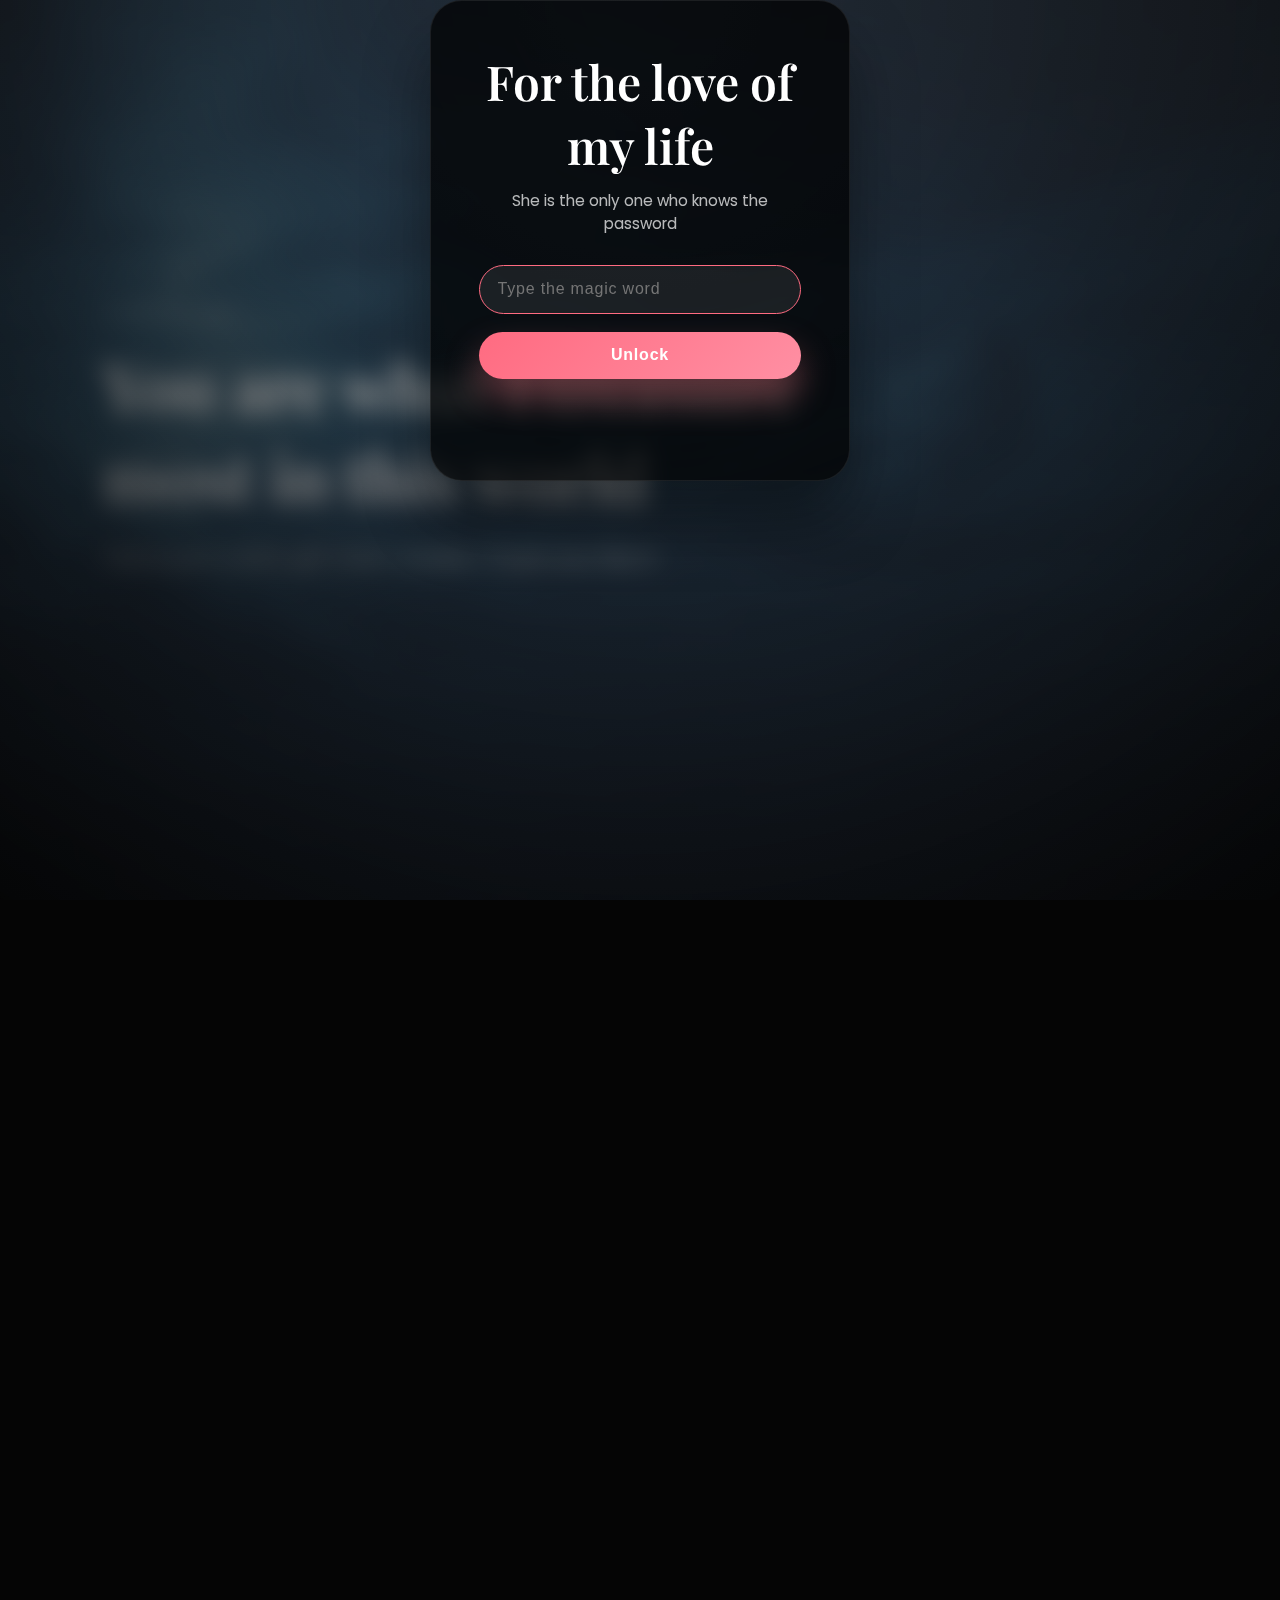
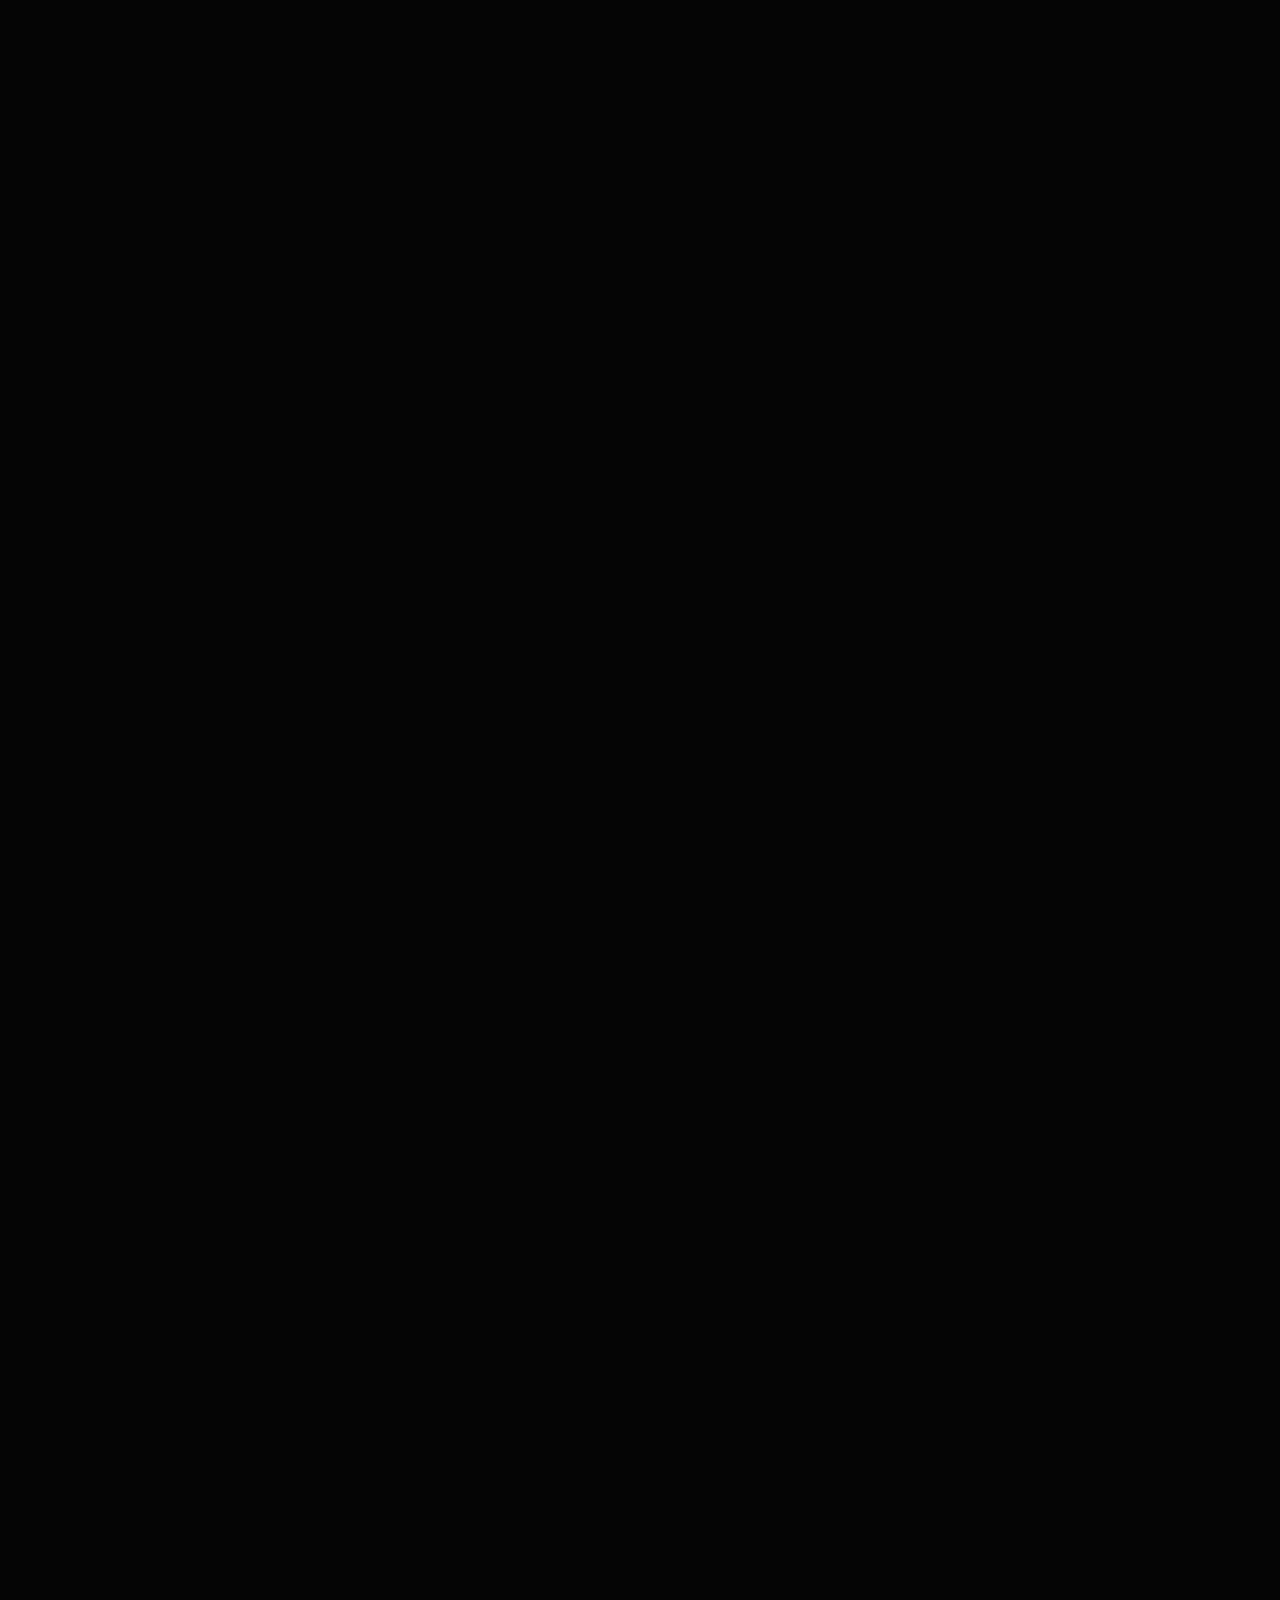
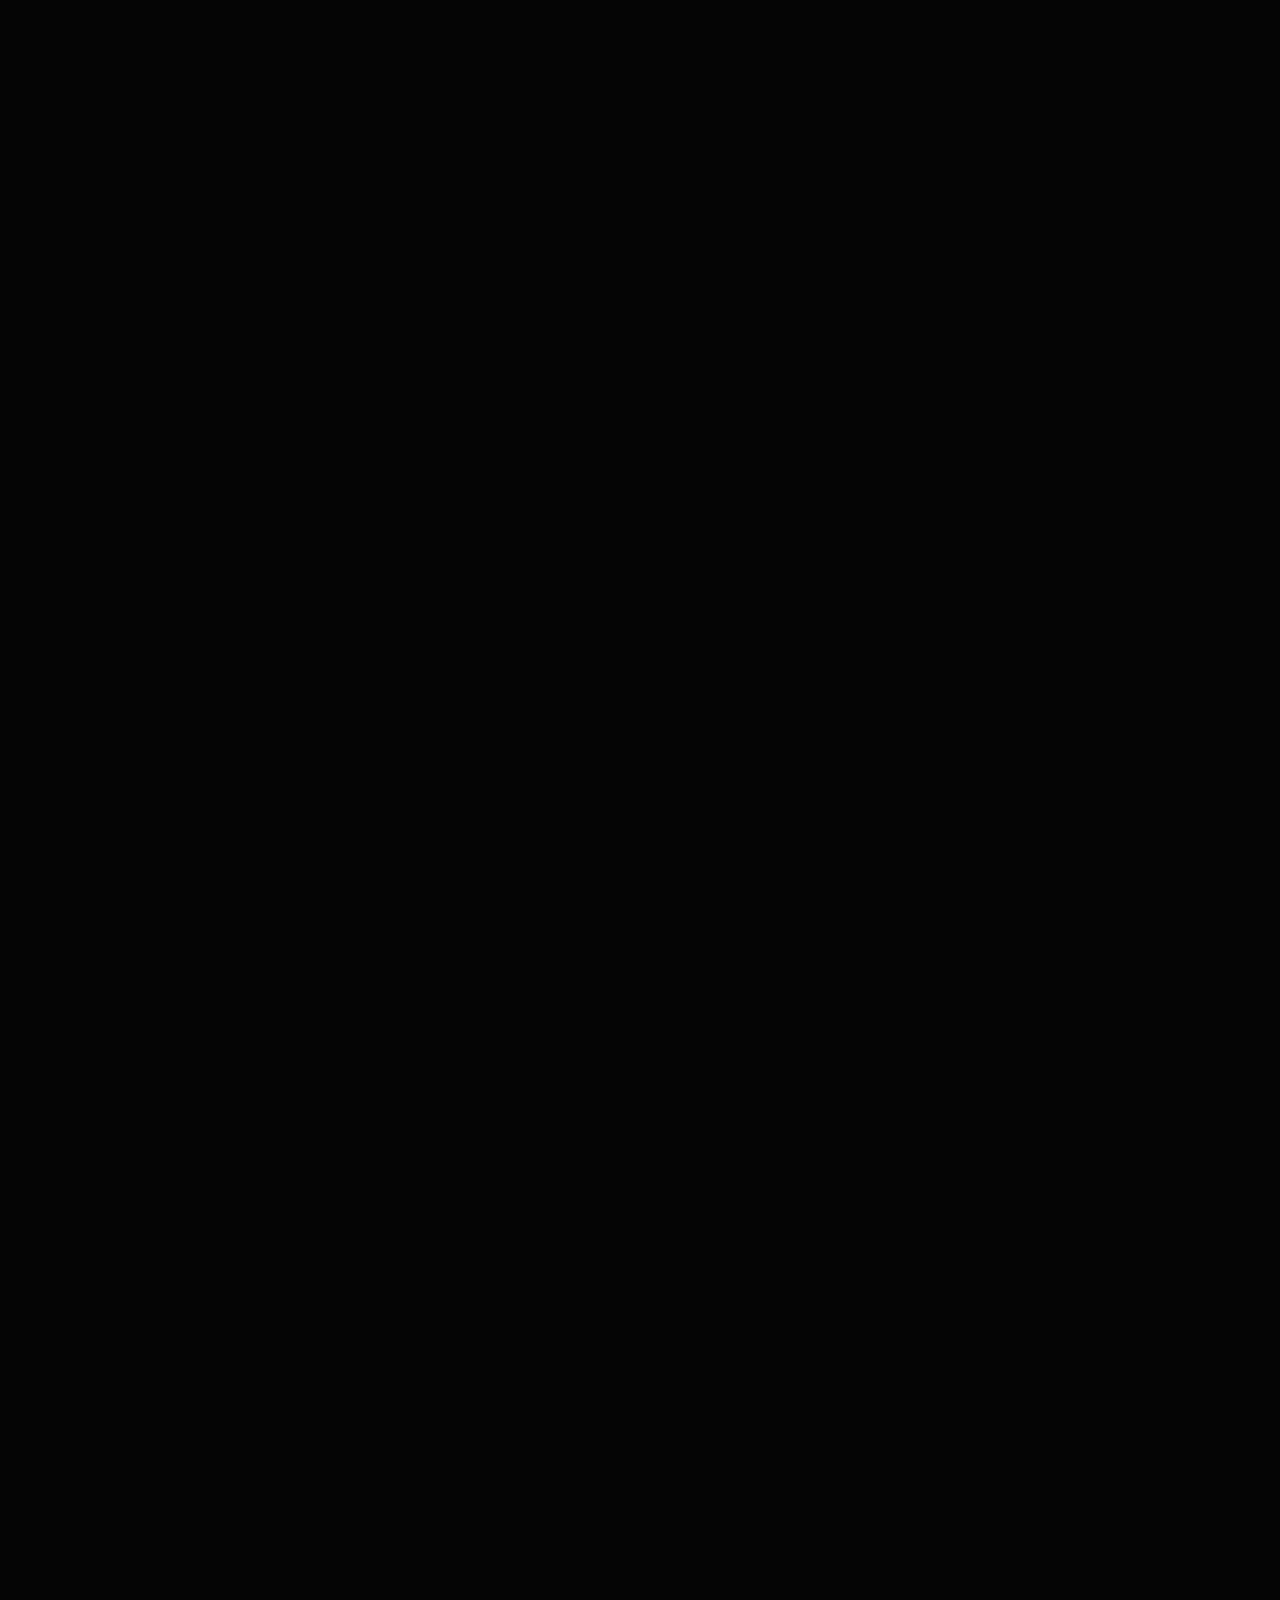
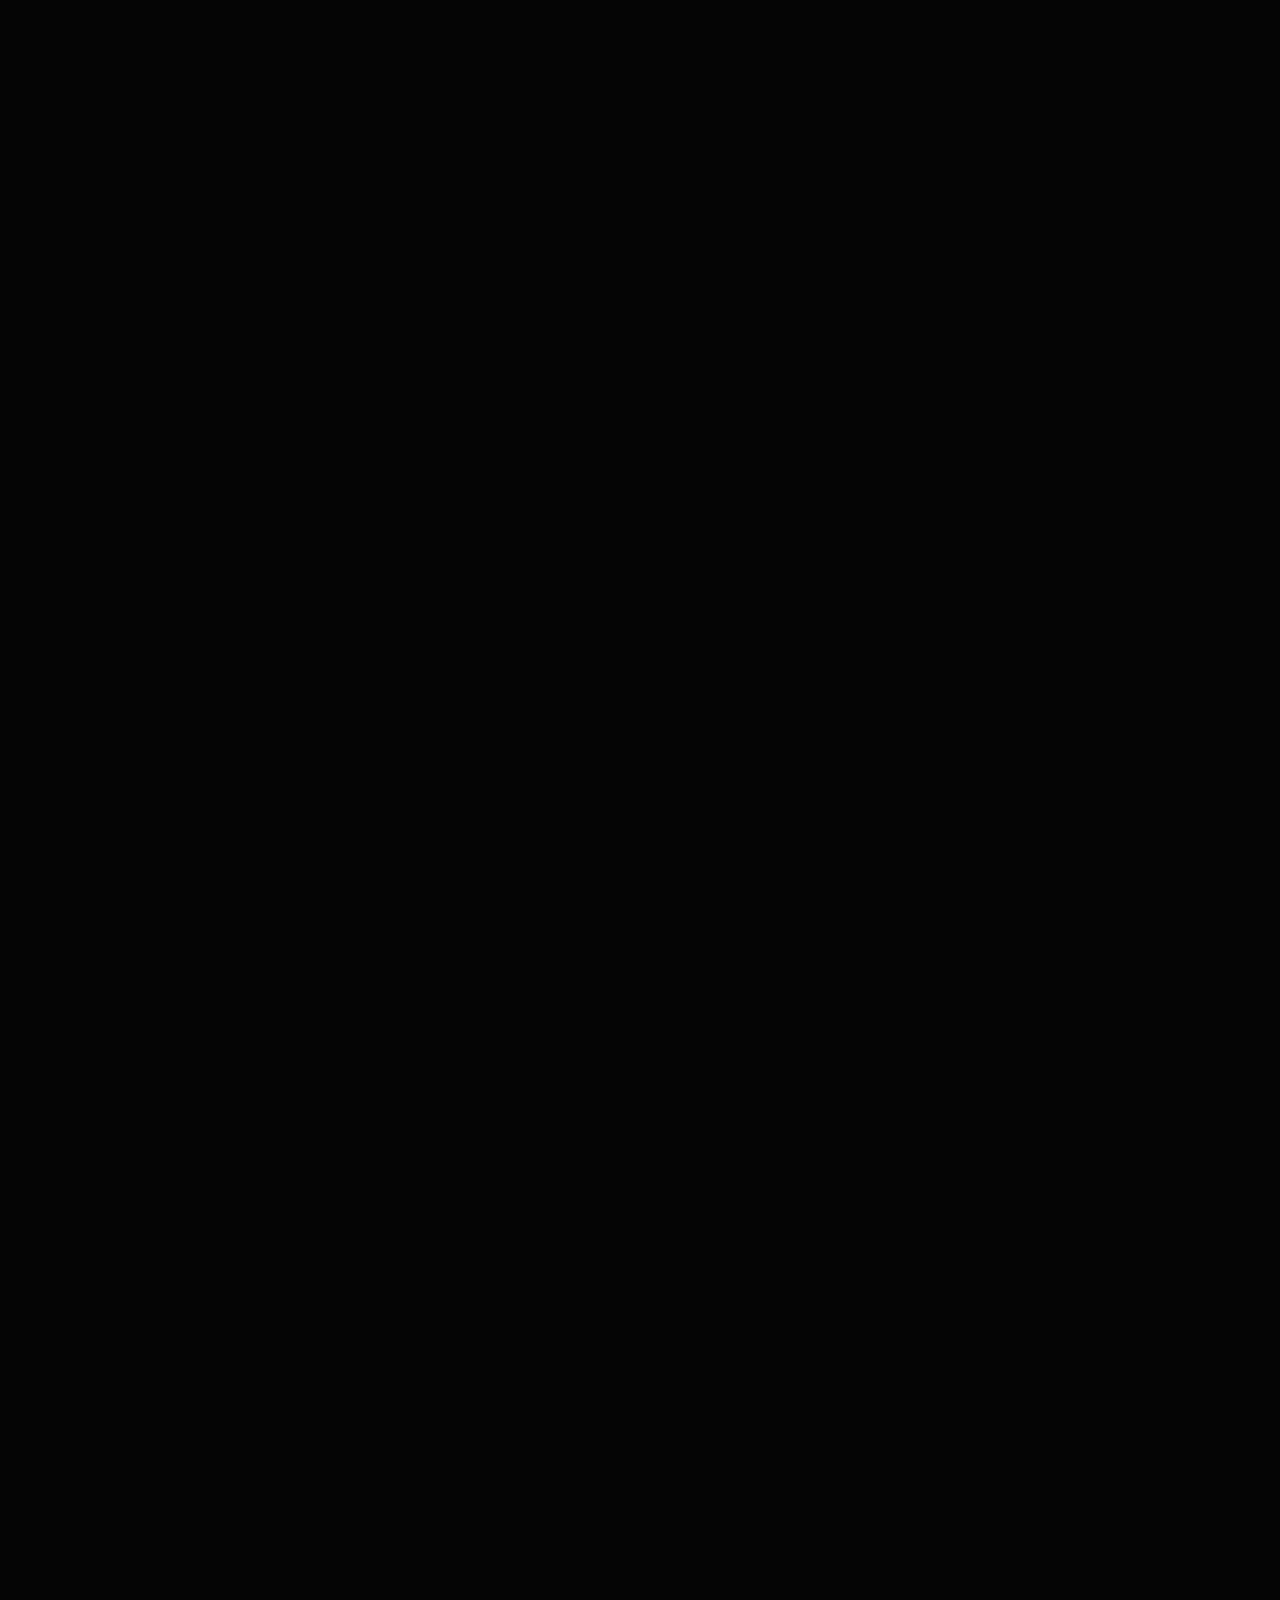
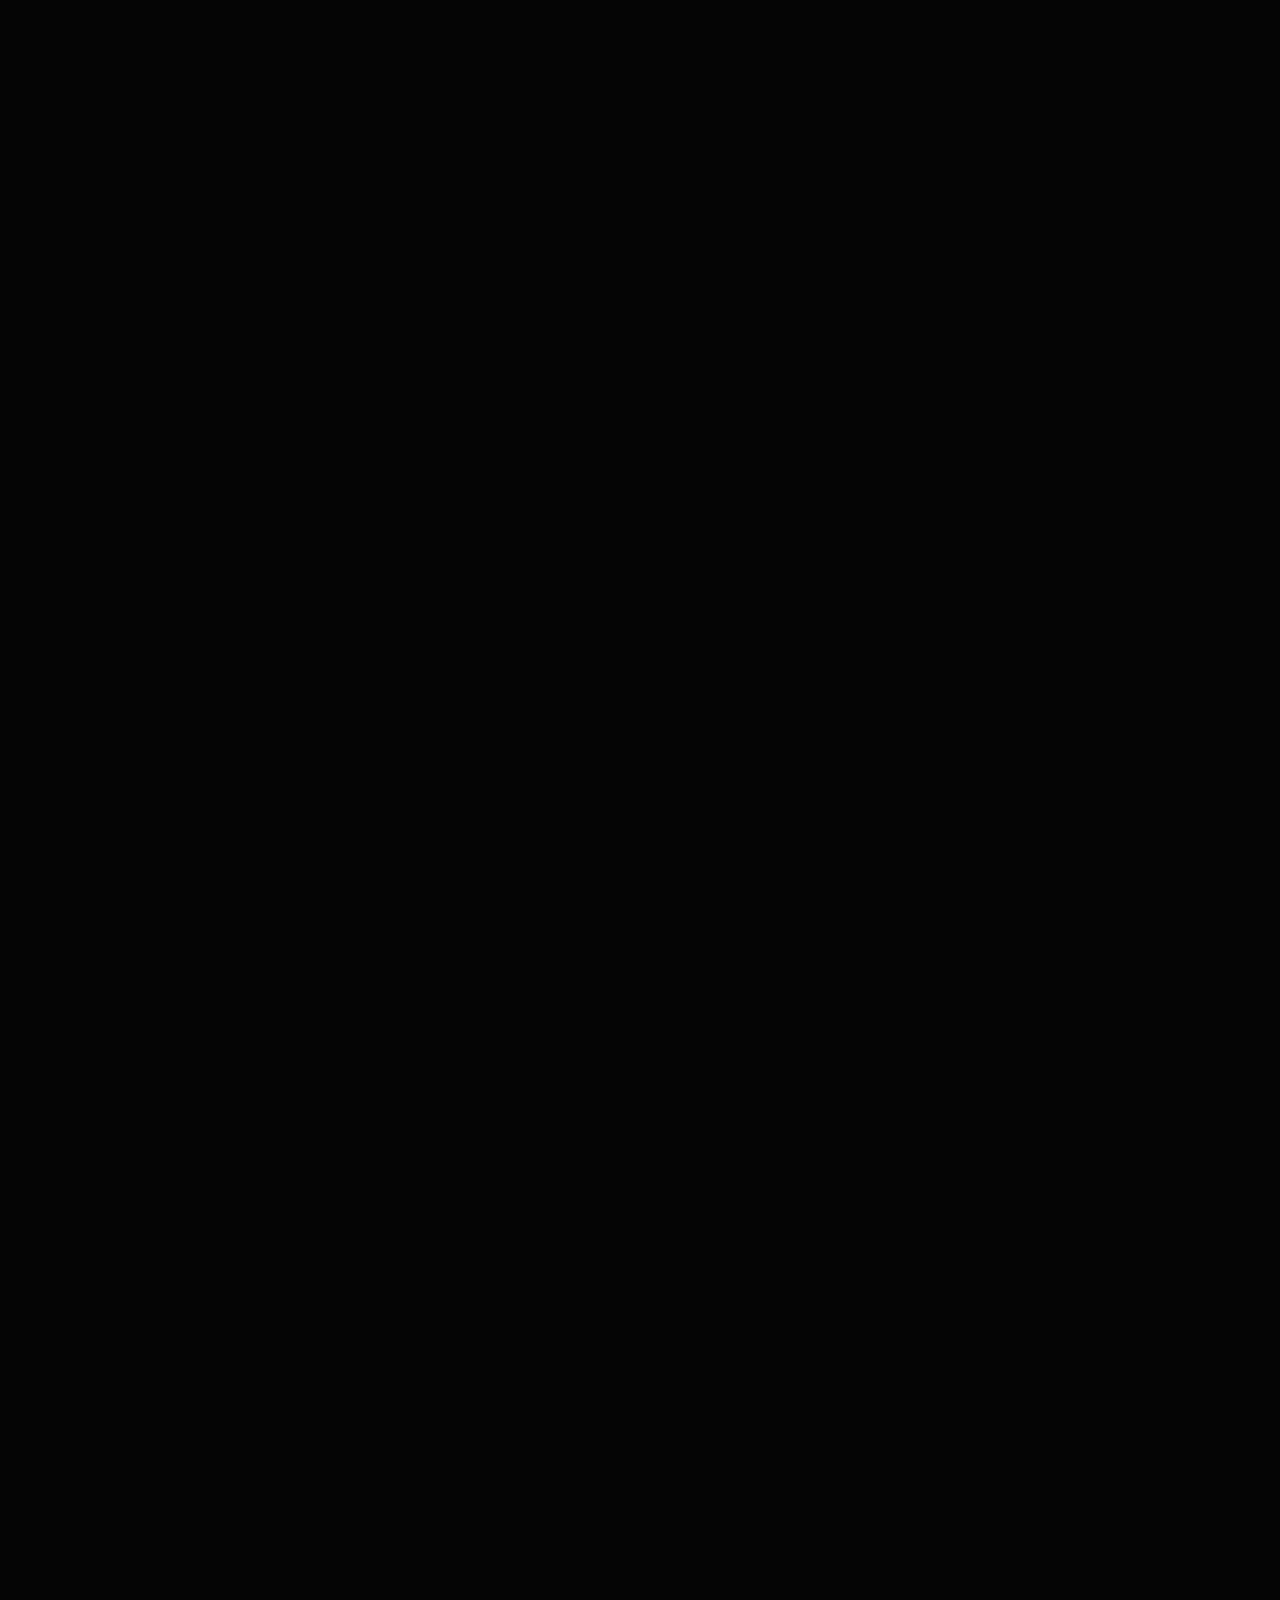
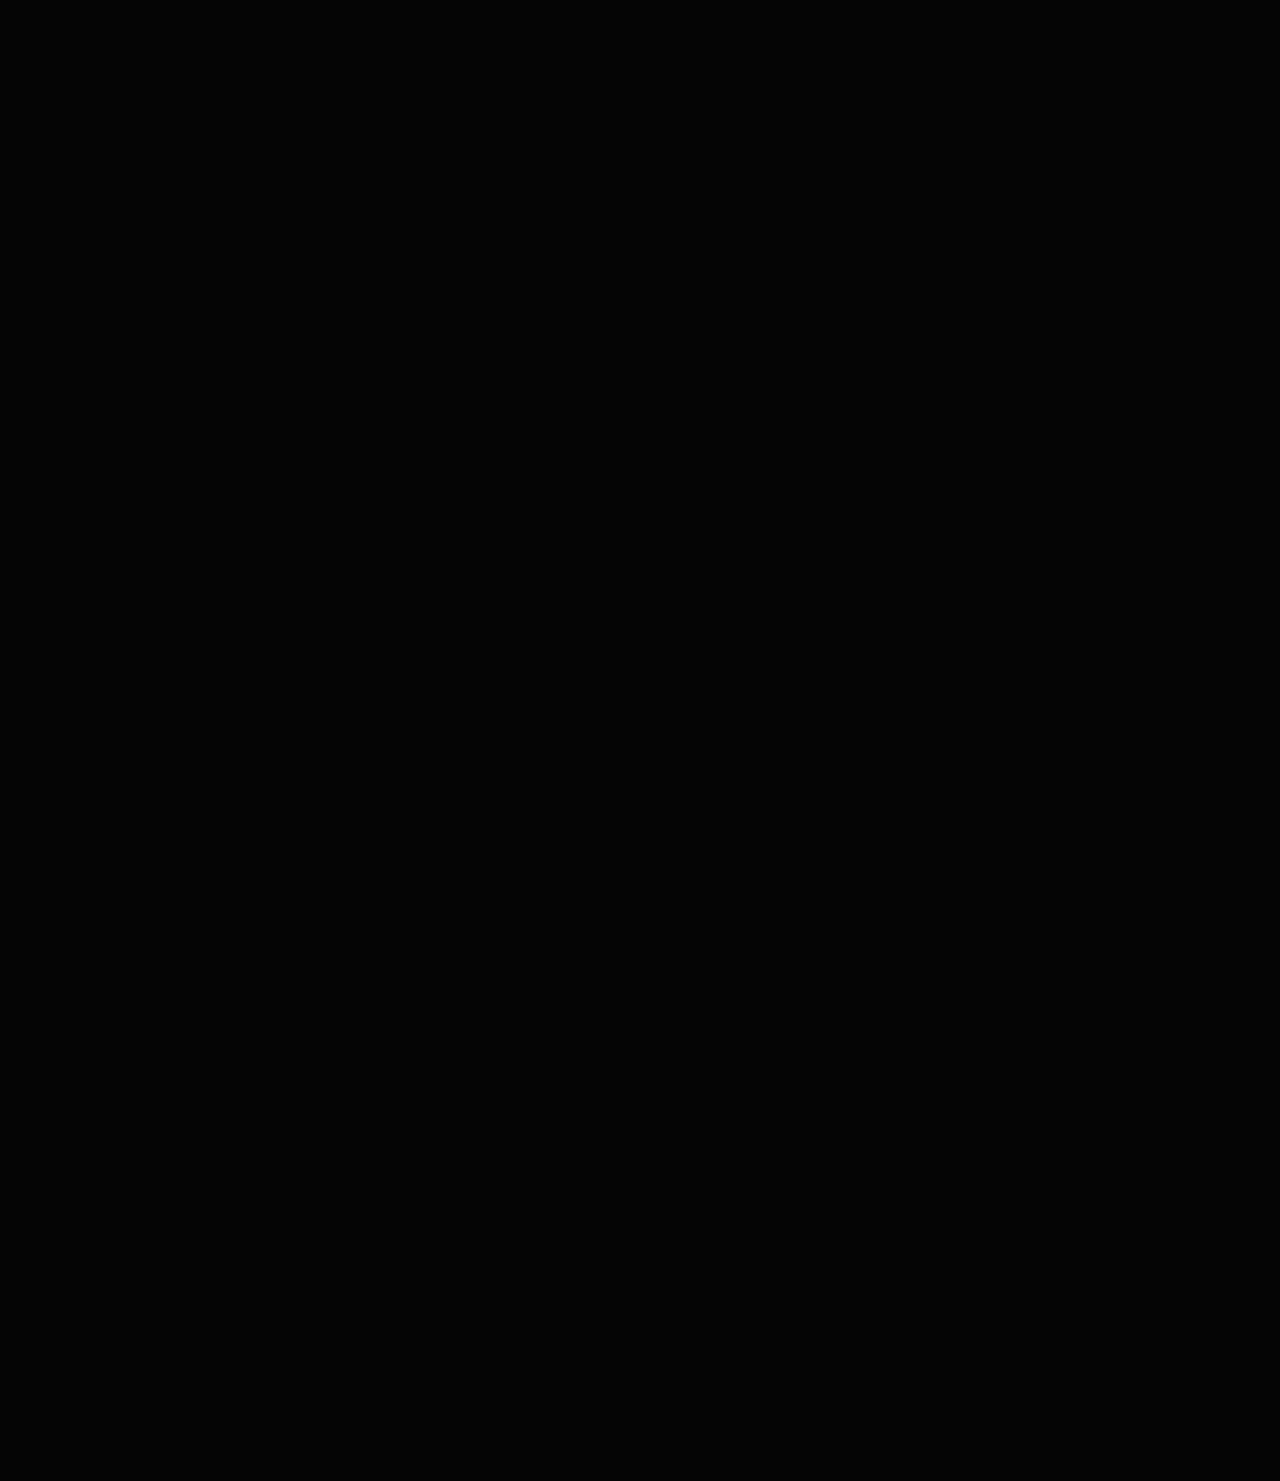
<file: WEB v1/index.html>
<!DOCTYPE html>



<html lang="en">



<head>



    <meta charset="utf-8">



    <meta name="viewport" content="width=device-width, initial-scale=1">



    <title>Our Story</title>



    <link rel="preconnect" href="https://fonts.googleapis.com">



    <link rel="preconnect" href="https://fonts.gstatic.com" crossorigin>



    <link href="https://fonts.googleapis.com/css2?family=Playfair+Display:wght@400;600;700&family=Poppins:wght@300;400;500;600&display=swap" rel="stylesheet">



    <link rel="stylesheet" href="css/romantic_scroll.css">



    <script defer src="js/romantic_scroll.js"></script>



</head>




<body class="locked" data-is-unlocked="false">



    <div id="lock-screen" role="dialog" aria-modal="true" aria-labelledby="lock-title" data-lock-screen aria-hidden="false">



        <div class="lock-content">



            <h1 id="lock-title">For the love of my life</h1>



            <p class="lock-subtitle">She is the only one who knows the password</p>



            <form id="unlock-form" autocomplete="off">



                <!-- Update the placeholder text if you change the passphrase prompt -->



                <label for="unlock-key" class="visually-hidden">Unlock key</label>



                <input id="unlock-key" name="unlock-key" type="text" placeholder="Type the magic word" autofocus>



                <button type="submit">Unlock</button>



                <p class="hint"></p>



            </form>



            <p class="lock-error" role="status" aria-live="polite"></p>



        </div>



    </div>







    <main id="story" aria-hidden="true" data-story>



        <section class="panel hero background-panel" data-speed="0.3"



            style="--panel-bg-image: url('./images/space-texture.png'); --panel-bg-color: #05050f; background-image: url('./images/space-texture.png'); background-color: #05050f;">



            <div class="content">



                <p class="eyebrow">Chapter One</p>



                <!-- Replace the headline text with your own introduction -->



                <h2>You are what I treasure most in this world</h2>



                <!-- Replace this paragraph with your heartfelt introduction -->



                <p>This is just a little gift that I made, I hope you like it </p>



            </div>



        </section>







        <section class="panel background-panel" data-speed="0.22"



            style="--panel-bg-image: url('./images/photo-7.jpg'); --panel-bg-color: #1b0a17; background-image: url('./images/photo-7.jpg'); background-color: #1b0a17;">



            <div class="content">



                <h3>All started with a jump of faith to see each other </h3>



                <p>I wasnt sure how it was gonna be, but talking to you for the last year make me feel some connection that I never felt with no one, I knew at some point I needed to follow my heart and stop worring, it start with a couple talks in the night and then I couldnt believe that you gonna arrive the next day. </p>



            </div>



        </section>







        <!-- Unique slide-in from left photo reveal -->



        <section class="panel photo-panel photo-slide-left background-panel" data-speed="0.2"



            style="--panel-bg-image: url('./images/photo-1.jpg'); --panel-bg-color: #090612; background-image: url('./images/photo-1.jpg'); background-color: #090612;">



            <div class="media">



                <!-- Replace this image for the left slide-in moment -->



                <img src="./images/photo-1.jpg" alt="Us laughing together at the park">



            </div>



            <div class="caption">



                <!-- Replace this caption to match the photo above -->



                <p>This is the only photo I have from that day. I was so stressed, but with a lot of faith, some flowers, and chocolate, I went there just expecting that everything was gonna be fine.
</p>



            </div>



        </section>







        <section class="panel story-panel background-panel" data-speed="0.4"



            style="--panel-bg-image: url('./images/space.png'); --panel-bg-color: #06060d; background-image: url('./images/space.png'); background-color: #06060d;">



            <div class="content">



                <!-- Replace this heading and paragraph with your second message -->



                <h3>Your beauty is like watching a thousand galaxies being born at once.</h3>



                <p>Did you know the chance of being born is said to be 1 in 400 trillion about 
  <strong>4 Ã— 10<sup>14</sup></strong>, which is 1 in 400,000,000,000,000. 
  Then. Out of 8 billion people, you found someone whose laugh felt like it belonged to you. 
  The odds of that love being returned are one in 400 quintillion about 
  <strong>4 Ã— 10<sup>17</sup></strong>, which is  1 in 400,000,000,000,000,000. 
  Numbers so impossibly large that they feel like they should never happen and yet, somehow, they did.</p>



            </div>



        </section>







        <!-- Unique slide-in from right photo reveal -->



        <section class="panel photo-panel photo-slide-right background-panel" data-speed="0.25"



            style="--panel-bg-image: url('./images/photo-2.jpeg'); --panel-bg-color: #080713; background-image: url('./images/photo-2.jpeg'); background-color: #080713;">



            <div class="media">



                <!-- Replace this image for the right slide-in moment -->



                <img src="./images/photo-2.jpeg" alt="Holding hands during a sunset walk">



            </div>



            <div class="caption">



                <!-- Replace this caption to fit the photo above -->



                <p>When you walked into my house, I was completely lost, I couldn believe you were really there. In my head I kept thinking, there is no way she is here, with that beautiful face and perfect body. All I wanted was to kiss you, but I had to hold back, to wait and see if you felt the same for me. And then, with just one kiss, everything else followed. Hours felt like minutes, and for the first time in my life, I truly understood what people mean when they say love makes you lose all sense of time.
 </p>



            </div>



        </section>







        <section class="panel story-panel background-panel" data-speed="0.35"



            style="--panel-bg-image: url('./images/photo-11.jpg'); --panel-bg-color: #05050f; background-image: url('./images/photo-11.jpg'); background-color: #05050f;">



            <div class="content">



                <!-- Replace with another piece of your story -->



                <h3>I love everything about you</h3>



                <p>I love every part of your body, every part of your heart. Hearing you calms the storms in my mind in an instant. You are the first thing I think of when I wake up and the last before I fall asleep. You are the person I dream of at night and the one I daydream about every day. You are the one I want to build a future with, the one I want my children to call you mom.

You are worth more than anything anyone could ever offer me. I will spend the rest of my life with you, and I will always find you in the next one.</p>



            </div>



        </section>







        <!-- Horizontal gallery experience: replace the three images and captions below -->



        <section class="panel gallery-panel background-panel" data-speed="0"



            style="--panel-bg-image: url('./images/photo-6.jpg'); --panel-bg-color: #05050f; background-image: url('./images/photo-6.jpg'); background-color: #05050f;">



            <div class="gallery-shell" data-gallery>



                <p class="gallery-label">My favorite photos <3</p>



                <div class="gallery-viewport" data-gallery-scroller>



                    <div class="gallery-track" data-gallery-track>



                        <!-- Click the right-hand peek image to jump ahead without arrows -->



                        <figure class="gallery-slide is-active" data-gallery-slide>



                            <!-- Horizontal gallery image 1: replace src, alt, and caption -->



                            <img class="gallery-image gallery-image--one" data-lightbox="gallery" src="./images/gallery-1.jpg" alt="Holding each other's hands at the city overlook">



                            <figcaption>Last moments together</figcaption>



                        </figure>



                        <figure class="gallery-slide" data-gallery-slide>



                            <!-- Horizontal gallery image 2: replace src, alt, and caption -->



                            <img class="gallery-image gallery-image--two" data-lightbox="gallery" src="./images/gallery-2.jpeg" alt="Laughing together at a cozy cafe table">



                            <figcaption>Little kiss in the Square - Oxford </figcaption>



                        </figure>



                        <figure class="gallery-slide" data-gallery-slide>



                            <!-- Horizontal gallery image 3: replace src, alt, and caption -->



                            <img class="gallery-image gallery-image--three" data-lightbox="gallery" src="./images/gallery-3.png" alt="Sharing an umbrella during a gentle rain">



                            <figcaption>Just a hug :P</figcaption>



                        </figure>



                    </div>



                </div>



                <button type="button" class="gallery-control prev" data-gallery-prev aria-label="Show previous moment">



                    <svg viewBox="0 0 24 24" role="presentation" focusable="false"><path d="M15.5 4.5 8 12l7.5 7.5" fill="none" stroke="currentColor" stroke-width="1.75" stroke-linecap="round" stroke-linejoin="round"/></svg>



                </button>



                <button type="button" class="gallery-control next" data-gallery-next aria-label="Show next moment">



                    <svg viewBox="0 0 24 24" role="presentation" focusable="false"><path d="m8.5 4.5 7.5 7.5-7.5 7.5" fill="none" stroke="currentColor" stroke-width="1.75" stroke-linecap="round" stroke-linejoin="round"/></svg>



                </button>



            </div>



        </section>







        <section class="panel photo-panel background-panel" data-speed="0.3"



            style="--panel-bg-image: url('./images/photo-8.jpg'); --panel-bg-color: #070414; background-image: url('./images/photo-8.jpg'); background-color: #070414;">



            <div class="media">



                <!-- Replace the src with a third photo of you two -->



                <img src="./images/photo-10.jpg" alt="Dancing together under string lights">



            </div>



            <div class="caption">



                <!-- Customize this caption to match your moment -->



                <p>That photo was the last time I saw you, and honestly, I don’t think I’ve ever had that much fun bowling before. I still remember that last night, laughing with you but already feeling the sadness in my chest knowing you were leaving the next day.

The next morning I woke up and made ceviche just for you because cooking for you always makes me happy. But then came the airport… seeing your eyes one last time before you left hurt so much. And when I got back to my room, it felt way too big and way too empty without you.

I still smell the shirt you wore that night at least once a day, just to feel close to you again. And that’s when it hit me .I don’t just want little moments with you. I want you in my life every single day.</p>



            </div>



        </section>







                <section class="panel story-panel background-panel" data-speed="0.38"

            style="--panel-bg-image: url('./images/photo-9.jpg'); --panel-bg-color: #070511; background-image: url('./images/photo-9.jpg'); background-color: #070511;">

            <div class="content">

                <h3>Algo que escribi en español</h3>

                <p>Nunca te voy a dejar de amar, y eso lo se desde el primer momento en que te vi, y es por que amc cada pequeña parte de ti, amo tus ojos marrones me miran al despertar o como tu piel es tan suave cuando esta con la mia, amo el olor de tu piel y tu cabello llenan mi alma y nunca los quiero perder, amo todo lo que te hacer ser humano, la forma en tu cabello se enreda en mi cara y aveces me despierta, amo poner mi brazo bajo tu cabeza incluso aun que mi brazo muera, amo hacer mascarillas contigo, amo peinar tu cabello (aun que falle), amo la manera en que te ries y haces esas pequeñas risas que solo yo puedo ver, amo que tienes sueños grandes que nadie puede entender, pero dentro de todas las personas que pudiste haber conocido yo soy una de las pocas que va entender todo tu esfuerzo y dedicacion que pones a todo lo que haces, mas que una carta de amor es para darte las gracias por todo lo que me haces sentir. Amo lo queres y lo que seras.  </p>

            </div>

        </section>


        <section class="panel finale background-panel" data-speed="0.45"

            style="--panel-bg-image: url('./images/photo-9.jpg'); --panel-bg-color: #06030b; background-image: url('./images/photo-9.jpg'); background-color: #06030b;">

            <div class="content finale-content">

                <aside class="finale-card finale-message-card" aria-labelledby="finale-title">

                    <div class="finale-message">

                        <!-- Replace this closing message with your own promise or sentiment -->

                        <h2 id="finale-title">My heart forever is wherever you are.</h2>

                        <p>With every breath, every word, every sunrise, I choose you. Always.</p>

                        <div class="python-heart" aria-hidden="true">

                            <svg class="python-heart__svg" viewBox="0 0 332.000 302.757">

                                <defs>

                                    <linearGradient id="python-heart-fill" x1="0%" y1="0%" x2="100%" y2="100%">

                                        <stop offset="0%" stop-color="#ff6b81" />

                                        <stop offset="45%" stop-color="#ff8fa3" />

                                        <stop offset="100%" stop-color="#ffd6e5" />

                                    </linearGradient>

                                    <radialGradient id="python-heart-glow" cx="50%" cy="50%" r="65%">

                                        <stop offset="0%" stop-color="rgba(255, 205, 220, 0.85)" />

                                        <stop offset="60%" stop-color="#ff6b81" stop-opacity="0.65" />

                                        <stop offset="100%" stop-color="#ff2d55" stop-opacity="0" />

                                    </radialGradient>

                                </defs>

                                <path class="python-heart__shape" d="M166.000,79.757 L166.003,79.624 L166.022,79.224 L166.073,78.563 L166.174,77.644 L166.338,76.476 L166.582,75.067 L166.920,73.430 L167.366,71.577 L167.934,69.524 L168.635,67.286 L169.482,64.883 L170.485,62.333 L171.654,59.658 L172.996,56.878 L174.518,54.016 L176.228,51.096 L178.128,48.141 L180.223,45.174 L182.513,42.220 L185.000,39.303 L187.682,36.446 L190.557,33.672 L193.620,31.004 L196.867,28.465 L200.291,26.073 L203.884,23.851 L207.637,21.815 L211.538,19.983 L215.577,18.372 L219.740,16.994 L224.014,15.863 L228.383,14.990 L232.831,14.384 L237.343,14.052 L241.900,14.000 L246.485,14.231 L251.079,14.748 L255.664,15.551 L260.220,16.638 L264.727,18.007 L269.167,19.652 L273.519,21.568 L277.766,23.746 L281.887,26.178 L285.864,28.854 L289.680,31.763 L293.316,34.892 L296.756,38.229 L299.984,41.760 L302.986,45.472 L305.746,49.348 L308.251,53.375 L310.491,57.538 L312.455,61.822 L314.132,66.212 L315.516,70.693 L316.599,75.252 L317.376,79.874 L317.844,84.546 L318.000,89.257 L317.844,93.994 L317.376,98.745 L316.599,103.502 L315.516,108.254 L314.132,112.994 L312.455,117.713 L310.491,122.405 L308.251,127.065 L305.746,131.688 L302.986,136.270 L299.984,140.808 L296.756,145.299 L293.316,149.743 L289.680,154.138 L285.864,158.484 L281.887,162.782 L277.766,167.032 L273.519,171.235 L269.167,175.393 L264.727,179.507 L260.220,183.578 L255.664,187.609 L251.079,191.601 L246.485,195.554 L241.900,199.471 L237.343,203.353 L232.831,207.198 L228.383,211.008 L224.014,214.782 L219.740,218.520 L215.577,222.218 L211.538,225.876 L207.637,229.490 L203.884,233.057 L200.291,236.574 L196.867,240.034 L193.620,243.435 L190.557,246.768 L187.682,250.029 L185.000,253.211 L182.513,256.306 L180.223,259.308 L178.128,262.208 L176.228,264.999 L174.518,267.673 L172.996,270.221 L171.654,272.635 L170.485,274.908 L169.482,277.032 L168.635,279.000 L167.934,280.804 L167.366,282.437 L166.920,283.894 L166.582,285.168 L166.338,286.255 L166.174,287.151 L166.073,287.851 L166.022,288.354 L166.003,288.656 L166.000,288.757 L165.997,288.656 L165.978,288.354 L165.927,287.851 L165.826,287.151 L165.662,286.255 L165.418,285.168 L165.080,283.894 L164.634,282.437 L164.066,280.804 L163.365,279.000 L162.518,277.032 L161.515,274.908 L160.346,272.635 L159.004,270.221 L157.482,267.673 L155.772,264.999 L153.872,262.208 L151.777,259.308 L149.487,256.306 L147.000,253.211 L144.318,250.029 L141.443,246.768 L138.380,243.435 L135.133,240.034 L131.709,236.574 L128.116,233.057 L124.363,229.490 L120.462,225.876 L116.423,222.218 L112.260,218.520 L107.986,214.782 L103.617,211.008 L99.169,207.198 L94.657,203.353 L90.100,199.471 L85.515,195.554 L80.921,191.601 L76.336,187.609 L71.780,183.578 L67.273,179.507 L62.833,175.393 L58.481,171.235 L54.234,167.032 L50.113,162.782 L46.136,158.484 L42.320,154.138 L38.684,149.743 L35.244,145.299 L32.016,140.808 L29.014,136.270 L26.254,131.688 L23.749,127.065 L21.509,122.405 L19.545,117.713 L17.868,112.994 L16.484,108.254 L15.401,103.502 L14.624,98.745 L14.156,93.994 L14.000,89.257 L14.156,84.546 L14.624,79.874 L15.401,75.252 L16.484,70.693 L17.868,66.212 L19.545,61.822 L21.509,57.538 L23.749,53.375 L26.254,49.348 L29.014,45.472 L32.016,41.760 L35.244,38.229 L38.684,34.892 L42.320,31.763 L46.136,28.854 L50.113,26.178 L54.234,23.746 L58.481,21.568 L62.833,19.652 L67.273,18.007 L71.780,16.638 L76.336,15.551 L80.921,14.748 L85.515,14.231 L90.100,14.000 L94.657,14.052 L99.169,14.384 L103.617,14.990 L107.986,15.863 L112.260,16.994 L116.423,18.372 L120.462,19.983 L124.363,21.815 L128.116,23.851 L131.709,26.073 L135.133,28.465 L138.380,31.004 L141.443,33.672 L144.318,36.446 L147.000,39.303 L149.487,42.220 L151.777,45.174 L153.872,48.141 L155.772,51.096 L157.482,54.016 L159.004,56.878 L160.346,59.658 L161.515,62.333 L162.518,64.883 L163.365,67.286 L164.066,69.524 L164.634,71.577 L165.080,73.430 L165.418,75.067 L165.662,76.476 L165.826,77.644 L165.927,78.563 L165.978,79.224 L165.997,79.624 Z" fill="url(#python-heart-fill)" />

                                <path class="python-heart__outline" d="M166.000,79.757 L166.003,79.624 L166.022,79.224 L166.073,78.563 L166.174,77.644 L166.338,76.476 L166.582,75.067 L166.920,73.430 L167.366,71.577 L167.934,69.524 L168.635,67.286 L169.482,64.883 L170.485,62.333 L171.654,59.658 L172.996,56.878 L174.518,54.016 L176.228,51.096 L178.128,48.141 L180.223,45.174 L182.513,42.220 L185.000,39.303 L187.682,36.446 L190.557,33.672 L193.620,31.004 L196.867,28.465 L200.291,26.073 L203.884,23.851 L207.637,21.815 L211.538,19.983 L215.577,18.372 L219.740,16.994 L224.014,15.863 L228.383,14.990 L232.831,14.384 L237.343,14.052 L241.900,14.000 L246.485,14.231 L251.079,14.748 L255.664,15.551 L260.220,16.638 L264.727,18.007 L269.167,19.652 L273.519,21.568 L277.766,23.746 L281.887,26.178 L285.864,28.854 L289.680,31.763 L293.316,34.892 L296.756,38.229 L299.984,41.760 L302.986,45.472 L305.746,49.348 L308.251,53.375 L310.491,57.538 L312.455,61.822 L314.132,66.212 L315.516,70.693 L316.599,75.252 L317.376,79.874 L317.844,84.546 L318.000,89.257 L317.844,93.994 L317.376,98.745 L316.599,103.502 L315.516,108.254 L314.132,112.994 L312.455,117.713 L310.491,122.405 L308.251,127.065 L305.746,131.688 L302.986,136.270 L299.984,140.808 L296.756,145.299 L293.316,149.743 L289.680,154.138 L285.864,158.484 L281.887,162.782 L277.766,167.032 L273.519,171.235 L269.167,175.393 L264.727,179.507 L260.220,183.578 L255.664,187.609 L251.079,191.601 L246.485,195.554 L241.900,199.471 L237.343,203.353 L232.831,207.198 L228.383,211.008 L224.014,214.782 L219.740,218.520 L215.577,222.218 L211.538,225.876 L207.637,229.490 L203.884,233.057 L200.291,236.574 L196.867,240.034 L193.620,243.435 L190.557,246.768 L187.682,250.029 L185.000,253.211 L182.513,256.306 L180.223,259.308 L178.128,262.208 L176.228,264.999 L174.518,267.673 L172.996,270.221 L171.654,272.635 L170.485,274.908 L169.482,277.032 L168.635,279.000 L167.934,280.804 L167.366,282.437 L166.920,283.894 L166.582,285.168 L166.338,286.255 L166.174,287.151 L166.073,287.851 L166.022,288.354 L166.003,288.656 L166.000,288.757 L165.997,288.656 L165.978,288.354 L165.927,287.851 L165.826,287.151 L165.662,286.255 L165.418,285.168 L165.080,283.894 L164.634,282.437 L164.066,280.804 L163.365,279.000 L162.518,277.032 L161.515,274.908 L160.346,272.635 L159.004,270.221 L157.482,267.673 L155.772,264.999 L153.872,262.208 L151.777,259.308 L149.487,256.306 L147.000,253.211 L144.318,250.029 L141.443,246.768 L138.380,243.435 L135.133,240.034 L131.709,236.574 L128.116,233.057 L124.363,229.490 L120.462,225.876 L116.423,222.218 L112.260,218.520 L107.986,214.782 L103.617,211.008 L99.169,207.198 L94.657,203.353 L90.100,199.471 L85.515,195.554 L80.921,191.601 L76.336,187.609 L71.780,183.578 L67.273,179.507 L62.833,175.393 L58.481,171.235 L54.234,167.032 L50.113,162.782 L46.136,158.484 L42.320,154.138 L38.684,149.743 L35.244,145.299 L32.016,140.808 L29.014,136.270 L26.254,131.688 L23.749,127.065 L21.509,122.405 L19.545,117.713 L17.868,112.994 L16.484,108.254 L15.401,103.502 L14.624,98.745 L14.156,93.994 L14.000,89.257 L14.156,84.546 L14.624,79.874 L15.401,75.252 L16.484,70.693 L17.868,66.212 L19.545,61.822 L21.509,57.538 L23.749,53.375 L26.254,49.348 L29.014,45.472 L32.016,41.760 L35.244,38.229 L38.684,34.892 L42.320,31.763 L46.136,28.854 L50.113,26.178 L54.234,23.746 L58.481,21.568 L62.833,19.652 L67.273,18.007 L71.780,16.638 L76.336,15.551 L80.921,14.748 L85.515,14.231 L90.100,14.000 L94.657,14.052 L99.169,14.384 L103.617,14.990 L107.986,15.863 L112.260,16.994 L116.423,18.372 L120.462,19.983 L124.363,21.815 L128.116,23.851 L131.709,26.073 L135.133,28.465 L138.380,31.004 L141.443,33.672 L144.318,36.446 L147.000,39.303 L149.487,42.220 L151.777,45.174 L153.872,48.141 L155.772,51.096 L157.482,54.016 L159.004,56.878 L160.346,59.658 L161.515,62.333 L162.518,64.883 L163.365,67.286 L164.066,69.524 L164.634,71.577 L165.080,73.430 L165.418,75.067 L165.662,76.476 L165.826,77.644 L165.927,78.563 L165.978,79.224 L165.997,79.624 Z" fill="none" stroke-linejoin="round" />

                                <path class="python-heart__glow" d="M166.000,79.757 L166.003,79.624 L166.022,79.224 L166.073,78.563 L166.174,77.644 L166.338,76.476 L166.582,75.067 L166.920,73.430 L167.366,71.577 L167.934,69.524 L168.635,67.286 L169.482,64.883 L170.485,62.333 L171.654,59.658 L172.996,56.878 L174.518,54.016 L176.228,51.096 L178.128,48.141 L180.223,45.174 L182.513,42.220 L185.000,39.303 L187.682,36.446 L190.557,33.672 L193.620,31.004 L196.867,28.465 L200.291,26.073 L203.884,23.851 L207.637,21.815 L211.538,19.983 L215.577,18.372 L219.740,16.994 L224.014,15.863 L228.383,14.990 L232.831,14.384 L237.343,14.052 L241.900,14.000 L246.485,14.231 L251.079,14.748 L255.664,15.551 L260.220,16.638 L264.727,18.007 L269.167,19.652 L273.519,21.568 L277.766,23.746 L281.887,26.178 L285.864,28.854 L289.680,31.763 L293.316,34.892 L296.756,38.229 L299.984,41.760 L302.986,45.472 L305.746,49.348 L308.251,53.375 L310.491,57.538 L312.455,61.822 L314.132,66.212 L315.516,70.693 L316.599,75.252 L317.376,79.874 L317.844,84.546 L318.000,89.257 L317.844,93.994 L317.376,98.745 L316.599,103.502 L315.516,108.254 L314.132,112.994 L312.455,117.713 L310.491,122.405 L308.251,127.065 L305.746,131.688 L302.986,136.270 L299.984,140.808 L296.756,145.299 L293.316,149.743 L289.680,154.138 L285.864,158.484 L281.887,162.782 L277.766,167.032 L273.519,171.235 L269.167,175.393 L264.727,179.507 L260.220,183.578 L255.664,187.609 L251.079,191.601 L246.485,195.554 L241.900,199.471 L237.343,203.353 L232.831,207.198 L228.383,211.008 L224.014,214.782 L219.740,218.520 L215.577,222.218 L211.538,225.876 L207.637,229.490 L203.884,233.057 L200.291,236.574 L196.867,240.034 L193.620,243.435 L190.557,246.768 L187.682,250.029 L185.000,253.211 L182.513,256.306 L180.223,259.308 L178.128,262.208 L176.228,264.999 L174.518,267.673 L172.996,270.221 L171.654,272.635 L170.485,274.908 L169.482,277.032 L168.635,279.000 L167.934,280.804 L167.366,282.437 L166.920,283.894 L166.582,285.168 L166.338,286.255 L166.174,287.151 L166.073,287.851 L166.022,288.354 L166.003,288.656 L166.000,288.757 L165.997,288.656 L165.978,288.354 L165.927,287.851 L165.826,287.151 L165.662,286.255 L165.418,285.168 L165.080,283.894 L164.634,282.437 L164.066,280.804 L163.365,279.000 L162.518,277.032 L161.515,274.908 L160.346,272.635 L159.004,270.221 L157.482,267.673 L155.772,264.999 L153.872,262.208 L151.777,259.308 L149.487,256.306 L147.000,253.211 L144.318,250.029 L141.443,246.768 L138.380,243.435 L135.133,240.034 L131.709,236.574 L128.116,233.057 L124.363,229.490 L120.462,225.876 L116.423,222.218 L112.260,218.520 L107.986,214.782 L103.617,211.008 L99.169,207.198 L94.657,203.353 L90.100,199.471 L85.515,195.554 L80.921,191.601 L76.336,187.609 L71.780,183.578 L67.273,179.507 L62.833,175.393 L58.481,171.235 L54.234,167.032 L50.113,162.782 L46.136,158.484 L42.320,154.138 L38.684,149.743 L35.244,145.299 L32.016,140.808 L29.014,136.270 L26.254,131.688 L23.749,127.065 L21.509,122.405 L19.545,117.713 L17.868,112.994 L16.484,108.254 L15.401,103.502 L14.624,98.745 L14.156,93.994 L14.000,89.257 L14.156,84.546 L14.624,79.874 L15.401,75.252 L16.484,70.693 L17.868,66.212 L19.545,61.822 L21.509,57.538 L23.749,53.375 L26.254,49.348 L29.014,45.472 L32.016,41.760 L35.244,38.229 L38.684,34.892 L42.320,31.763 L46.136,28.854 L50.113,26.178 L54.234,23.746 L58.481,21.568 L62.833,19.652 L67.273,18.007 L71.780,16.638 L76.336,15.551 L80.921,14.748 L85.515,14.231 L90.100,14.000 L94.657,14.052 L99.169,14.384 L103.617,14.990 L107.986,15.863 L112.260,16.994 L116.423,18.372 L120.462,19.983 L124.363,21.815 L128.116,23.851 L131.709,26.073 L135.133,28.465 L138.380,31.004 L141.443,33.672 L144.318,36.446 L147.000,39.303 L149.487,42.220 L151.777,45.174 L153.872,48.141 L155.772,51.096 L157.482,54.016 L159.004,56.878 L160.346,59.658 L161.515,62.333 L162.518,64.883 L163.365,67.286 L164.066,69.524 L164.634,71.577 L165.080,73.430 L165.418,75.067 L165.662,76.476 L165.826,77.644 L165.927,78.563 L165.978,79.224 L165.997,79.624 Z" fill="none" stroke-linejoin="round" />

                            </svg>

                            <div class="python-heart__pulse python-heart__pulse--primary"></div>

                            <div class="python-heart__pulse python-heart__pulse--secondary"></div>

                        </div>

                    </div>

                </aside>

                <aside class="finale-card ring-size-card" aria-labelledby="ring-size-title" data-ring-card>

                    <h3 id="ring-size-title" data-ring-card-title>Click the heart</h3>

                    <div class="ring-card-layer" data-ring-layer="gift" data-ring-layer-title="Click the heart">

                        <p class="ring-card-message">There is something special waiting for you.</p>

                        <button type="button" class="ring-layer-button" data-ring-layer-next="message" aria-label="Open your gift">
                            <span aria-hidden="true">&#10084;</span>
                            <span class="visually-hidden">Open your gift</span>
                        </button>

                    </div>

                    <div class="ring-card-layer" data-ring-layer="message" data-ring-layer-title="I love you" hidden>

                        <p class="ring-card-message ring-card-message--love">I didnt want to mistake in the size, so this gift has to wait a little so it arrives to you </p>

                        <button type="button" class="ring-layer-button" data-ring-layer-next="memory">Continue</button>

                    </div>


                    <div class="ring-card-layer" data-ring-layer="memory" data-ring-layer-title="Remember this night" hidden>

                        <p class="ring-card-message">From our first laugh to every late-night talk, you have been my favorite story.</p>

                        <button type="button" class="ring-layer-button" data-ring-layer-next="dream">Continue</button>

                    </div>

                    <div class="ring-card-layer" data-ring-layer="dream" data-ring-layer-title="Our dreamy future" hidden>

                        <p class="ring-card-message">I can already picture the trips, the dinners, and the quiet mornings that belong to us.</p>

                        <button type="button" class="ring-layer-button" data-ring-layer-next="promise">Continue</button>

                    </div>

                    <div class="ring-card-layer" data-ring-layer="promise" data-ring-layer-title="My promise to you" hidden>

                        <p class="ring-card-message">All I need now is the perfect fit so I can keep this promise close to your hand.</p>

                        <button type="button" class="ring-layer-button" data-ring-layer-next="form">Continue</button>

                    </div>

                    <div class="ring-card-layer ring-card-layer--form" data-ring-layer="form" data-ring-layer-title="Insert your ring size" hidden>

                        <p class="ring-size-subtitle">Drop it here so I can make sure your ring fits just right.</p>

                                                <form id="ring-size-form" class="ring-size-form" name="ring-size" method="POST" data-netlify="true" data-netlify-honeypot="bot-field" autocomplete="off" novalidate>

                                                    <input type="hidden" name="form-name" value="ring-size">

                                                    <p class="visually-hidden">

                                                        <label for="ring-size-bot-field">Leave this field empty</label>

                                                        <input id="ring-size-bot-field" name="bot-field" type="text" tabindex="-1" autocomplete="off">

                                                    </p>

                                                    <input type="hidden" name="notification-email" value="straight.contacto@gmail.com">

                                                    <label for="ring-size-input" class="visually-hidden">Ring size</label>

                                                    <input id="ring-size-input" name="ring-size" type="text" placeholder="e.g. 6 1/2 or 52 mm" maxlength="120" required>

                                                    <button type="submit">Send</button>

                                                    <p class="ring-size-feedback" data-ring-size-feedback role="status" aria-live="polite"></p>

                                                </form>

                    </div>

                </aside>

            </div>

        </section>



    </main>



</body>



</html>
</file>
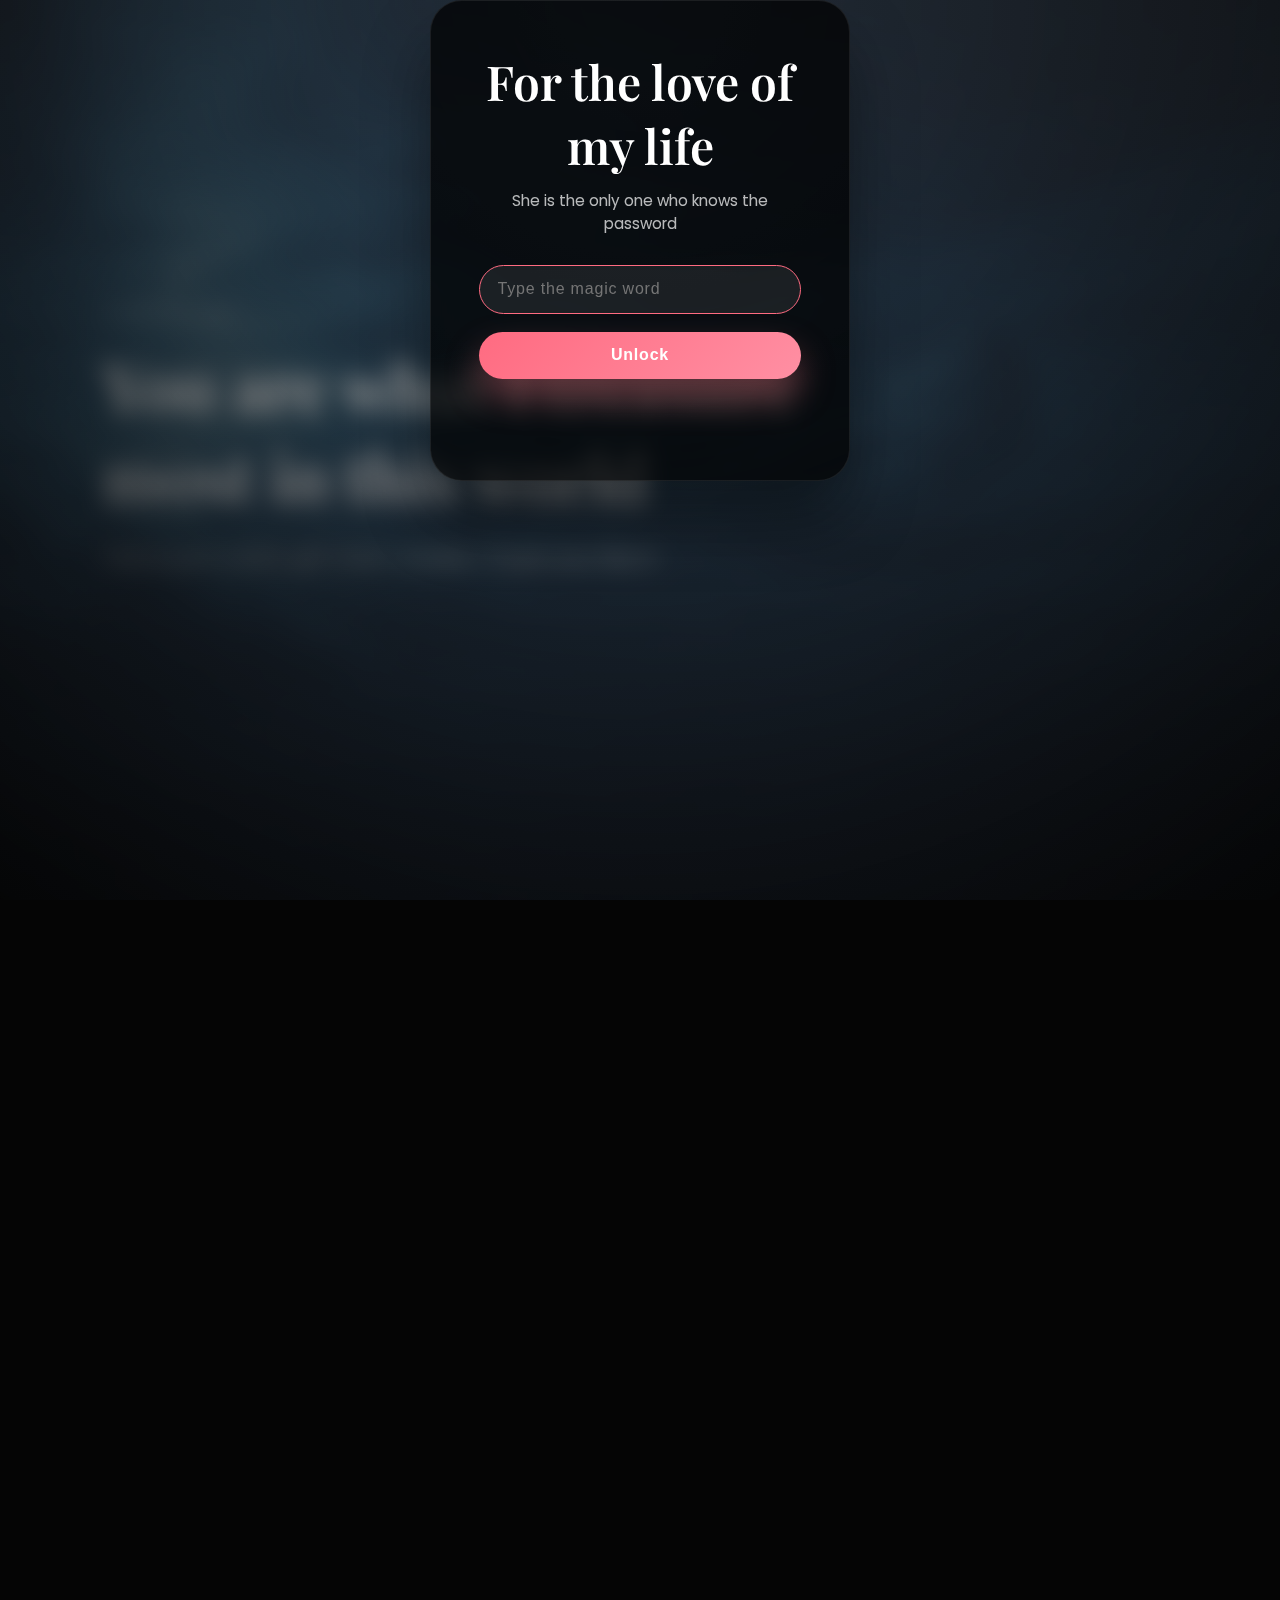
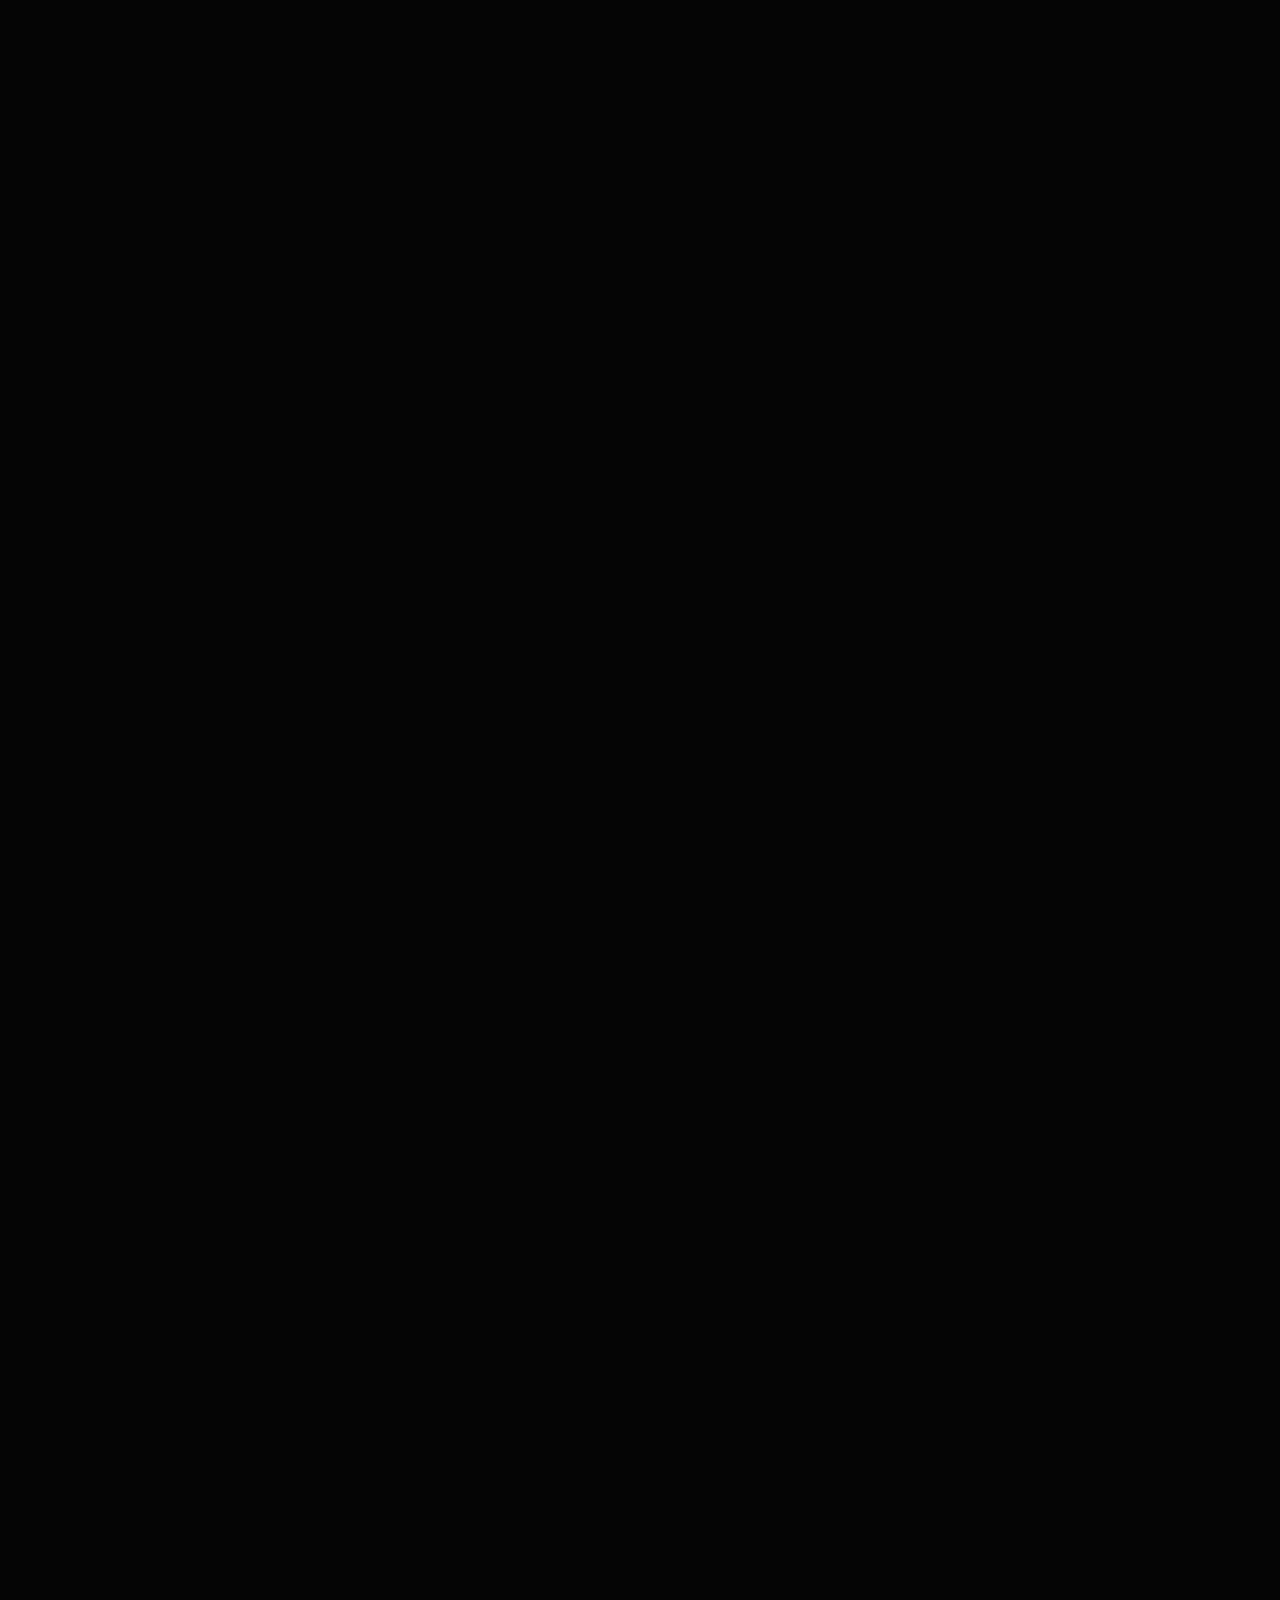
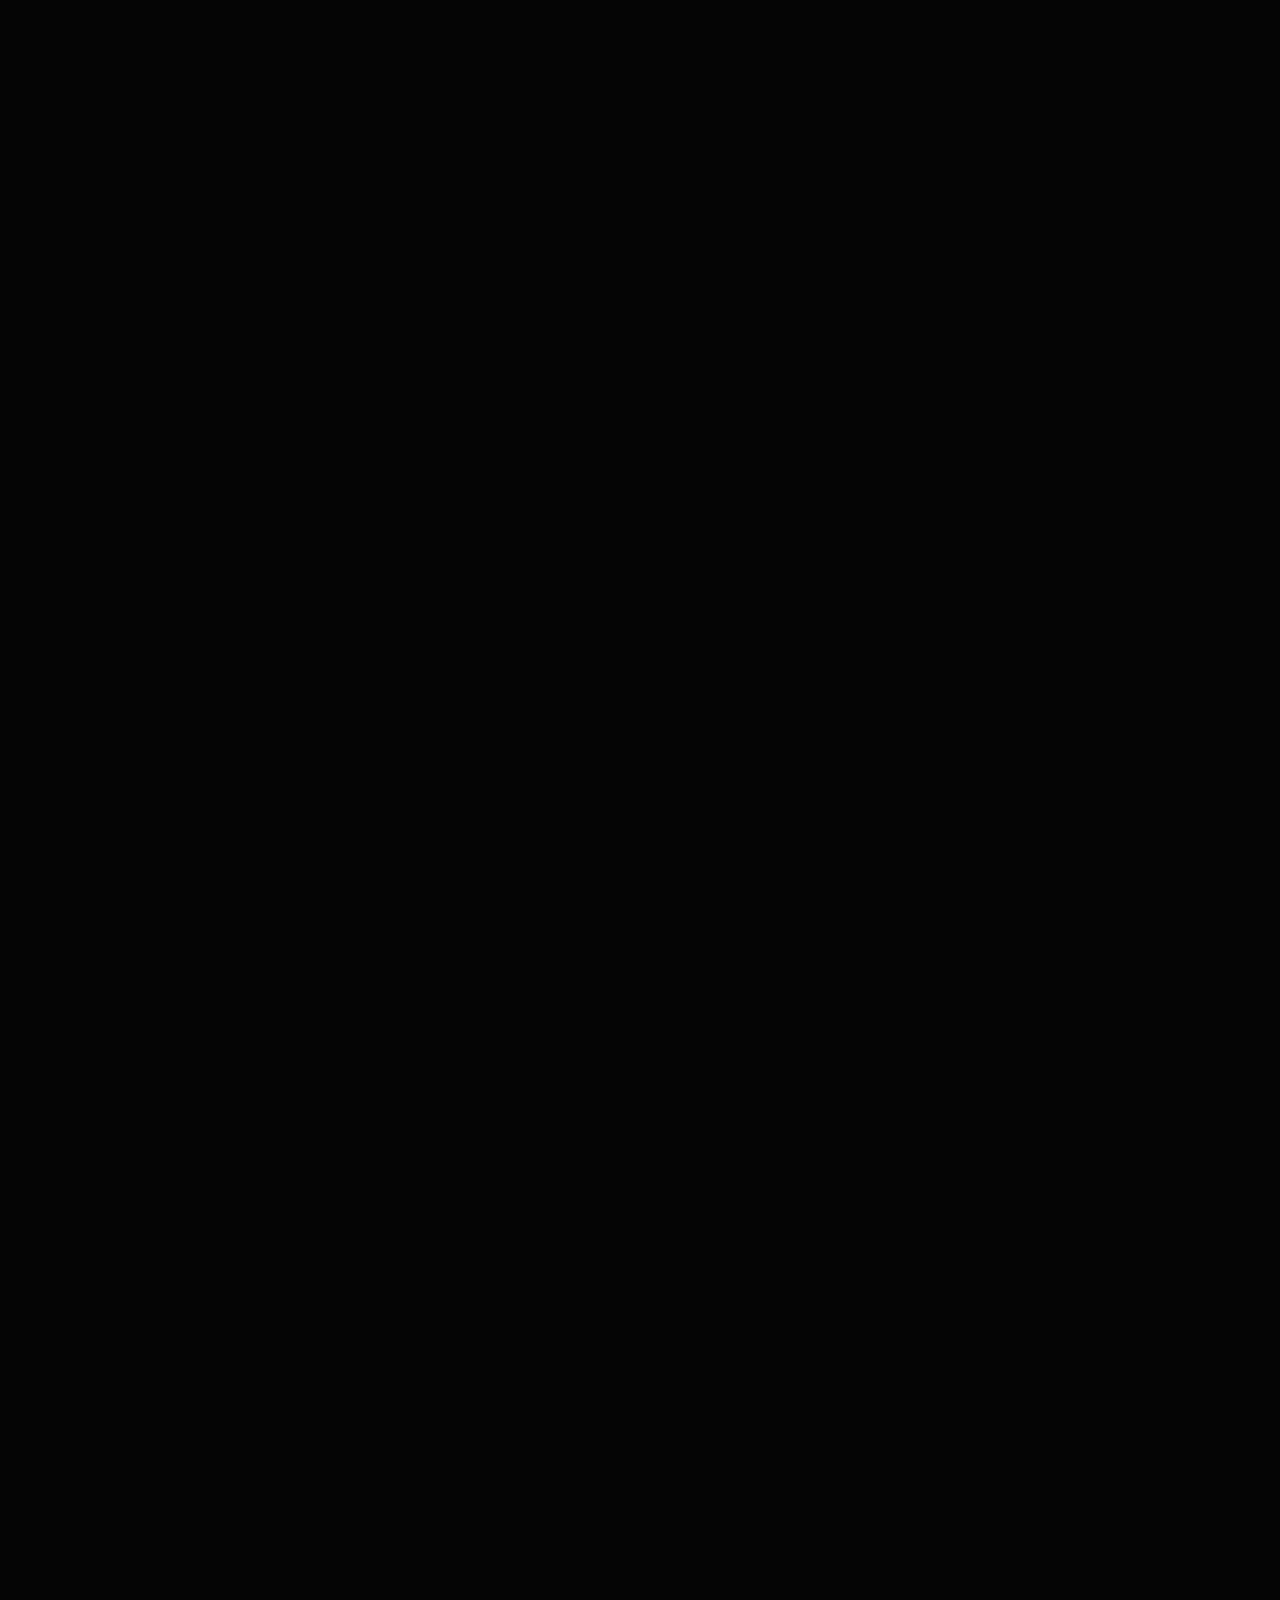
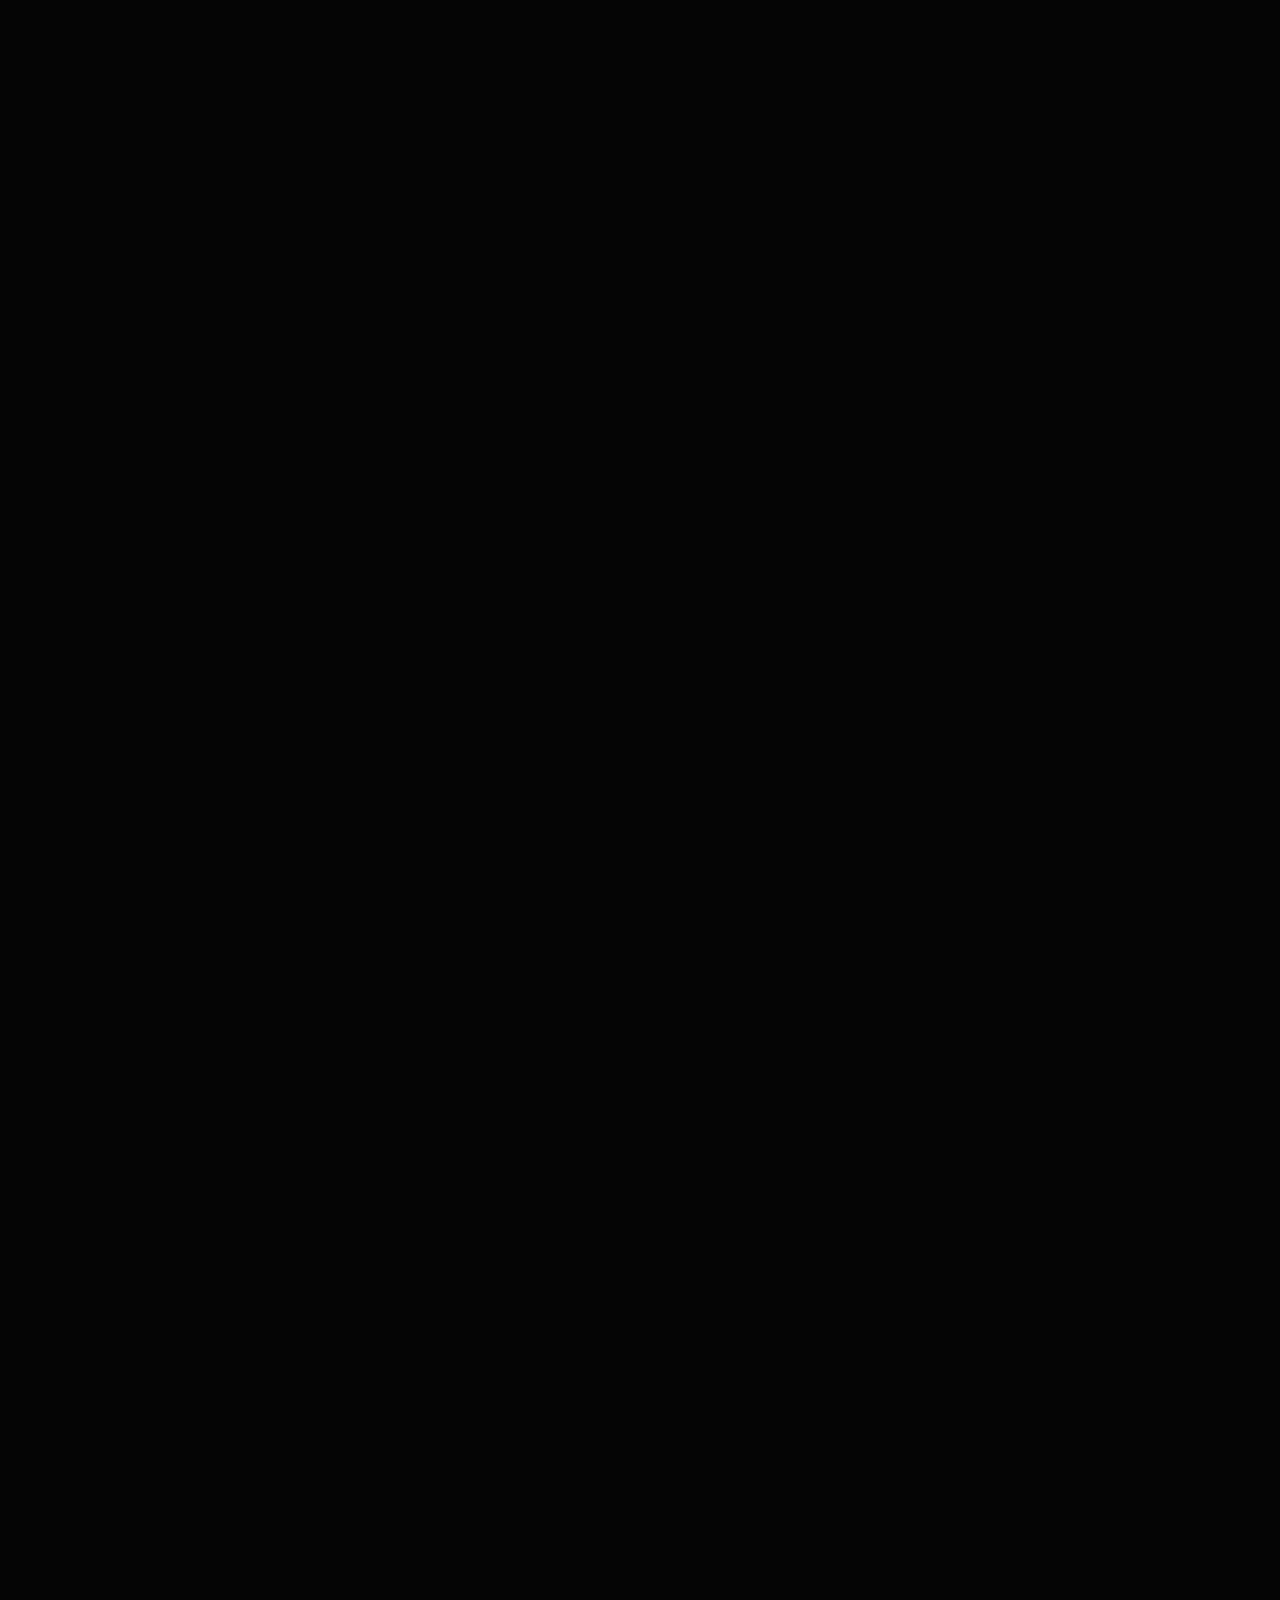
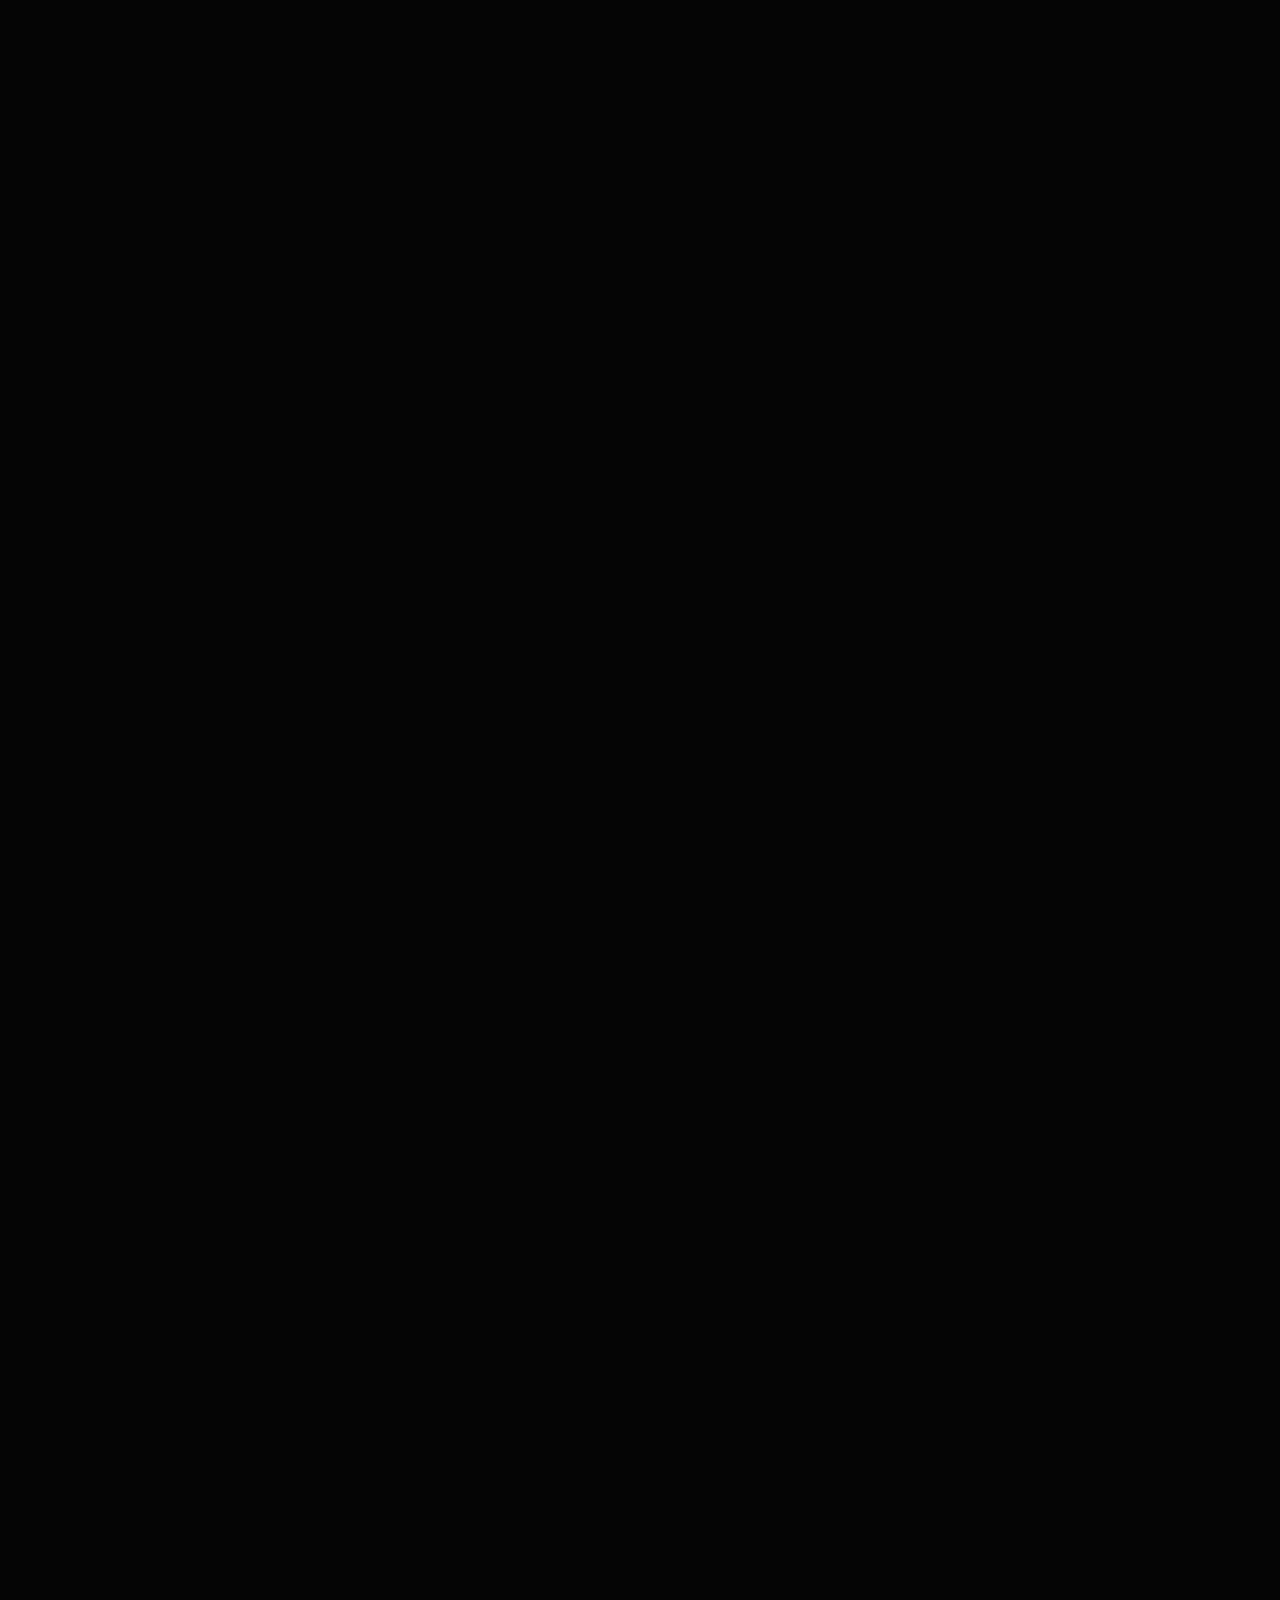
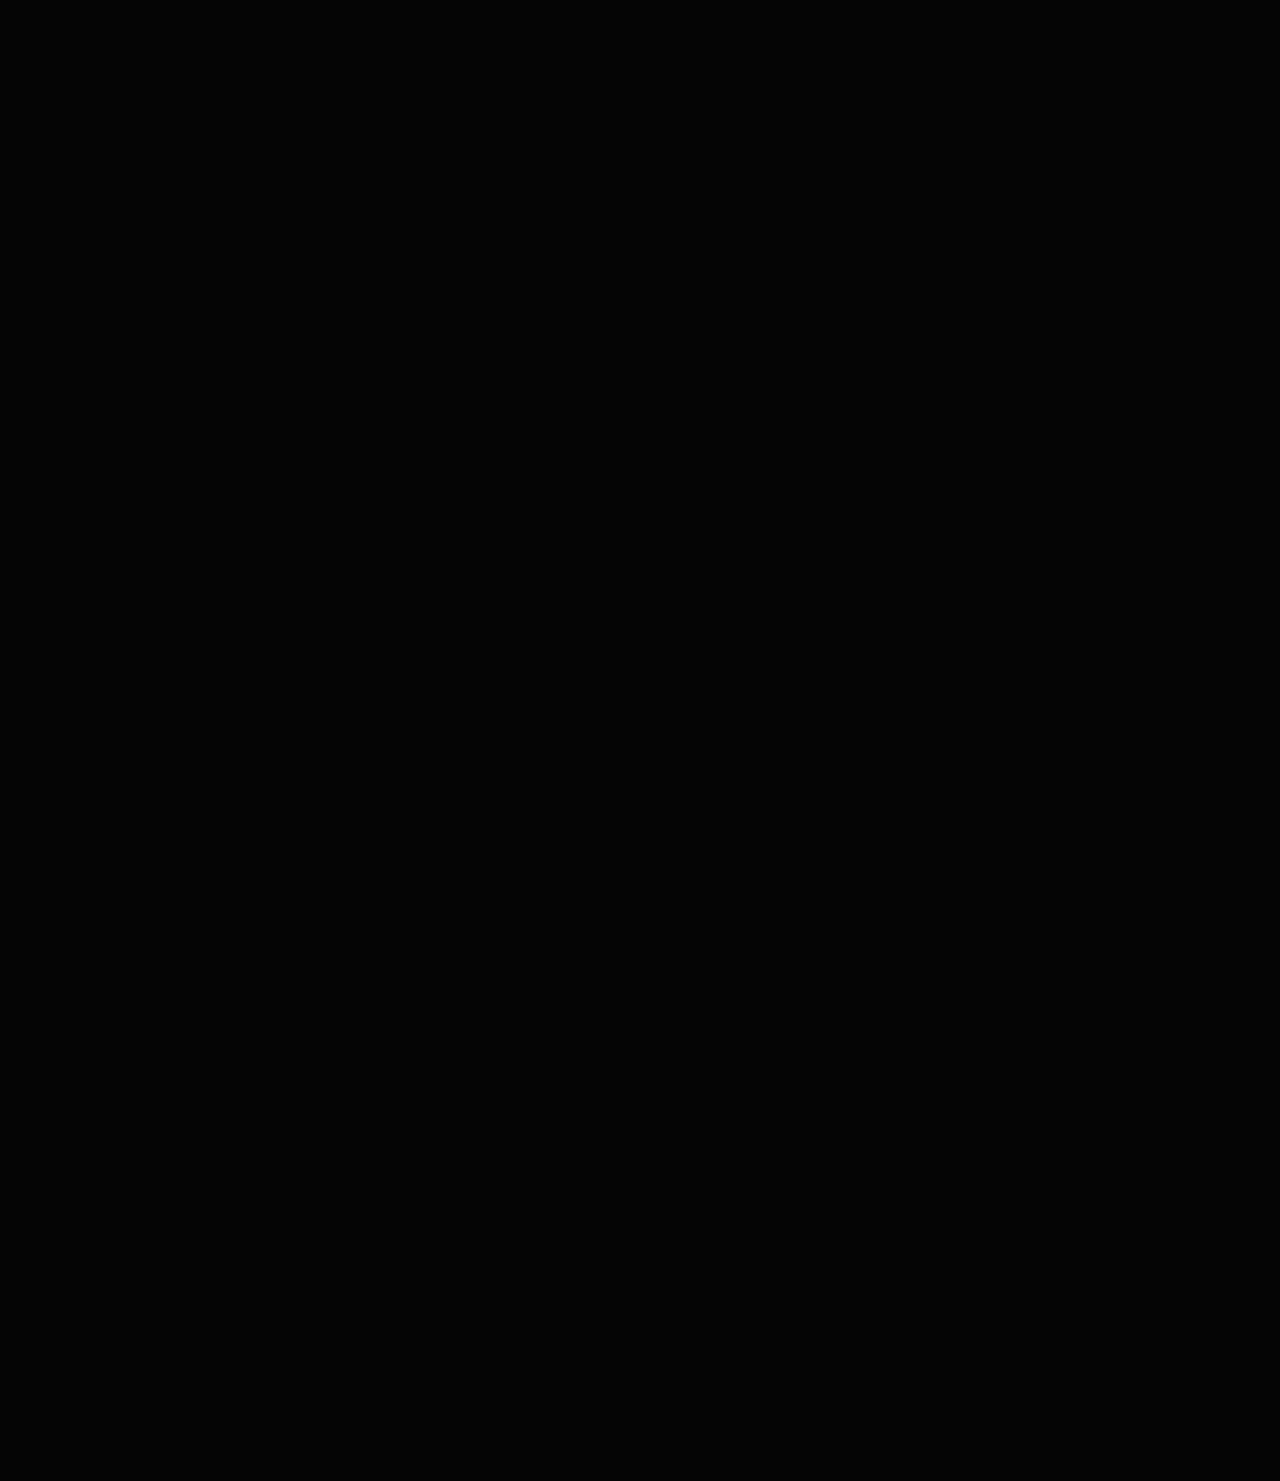
<file: Webv3/index.html>
<!DOCTYPE html>



<html lang="en">



<head>



    <meta charset="utf-8">



    <meta name="viewport" content="width=device-width, initial-scale=1">



    <title>Our Story</title>



    <link rel="preconnect" href="https://fonts.googleapis.com">



    <link rel="preconnect" href="https://fonts.gstatic.com" crossorigin>



    <link href="https://fonts.googleapis.com/css2?family=Playfair+Display:wght@400;600;700&family=Poppins:wght@300;400;500;600&display=swap" rel="stylesheet">



    <link rel="stylesheet" href="css/romantic_scroll.css">



    <script defer src="js/romantic_scroll.js"></script>



</head>




<body class="locked" data-is-unlocked="false">



    <div id="lock-screen" role="dialog" aria-modal="true" aria-labelledby="lock-title" data-lock-screen aria-hidden="false">



        <div class="lock-content">



            <h1 id="lock-title">For the love of my life</h1>



            <p class="lock-subtitle">She is the only one who knows the password</p>



            <form id="unlock-form" autocomplete="off">



                <!-- Update the placeholder text if you change the passphrase prompt -->



                <label for="unlock-key" class="visually-hidden">Unlock key</label>



                <input id="unlock-key" name="unlock-key" type="text" placeholder="Type the magic word" autofocus>



                <button type="submit">Unlock</button>



                <p class="hint"></p>



            </form>



            <p class="lock-error" role="status" aria-live="polite"></p>



        </div>



    </div>







    <main id="story" aria-hidden="true" data-story>



        <section class="panel hero background-panel" data-speed="0.3"



            style="--panel-bg-image: url('./images/space-texture.png'); --panel-bg-color: #05050f; background-image: url('./images/space-texture.png'); background-color: #05050f;">



            <div class="content">



                <p class="eyebrow">Chapter One</p>



                <!-- Replace the headline text with your own introduction -->



                <h2>You are what I treasure most in this world</h2>



                <!-- Replace this paragraph with your heartfelt introduction -->



                <p>This is just a little gift that I made, I hope you like it </p>



            </div>



        </section>







        <section class="panel background-panel" data-speed="0.22"



            style="--panel-bg-image: url('./images/photo-7.jpg'); --panel-bg-color: #1b0a17; background-image: url('./images/photo-7.jpg'); background-color: #1b0a17;">



            <div class="content">



                <h3>All started with a jump of faith to see each other </h3>



                <p>I wasnt sure how it was gonna be, but talking to you for the last year make me feel some connection that I never felt with no one, I knew at some point I needed to follow my heart and stop worring, it start with a couple talks in the night and then I couldnt believe that you gonna arrive the next day. </p>



            </div>



        </section>







        <!-- Unique slide-in from left photo reveal -->



        <section class="panel photo-panel photo-slide-left background-panel" data-speed="0.2"



            style="--panel-bg-image: url('./images/photo-1.jpg'); --panel-bg-color: #090612; background-image: url('./images/photo-1.jpg'); background-color: #090612;">



            <div class="media">



                <!-- Replace this image for the left slide-in moment -->



                <img src="./images/photo-1.jpg" alt="Us laughing together at the park">



            </div>



            <div class="caption">



                <!-- Replace this caption to match the photo above -->



                <p>This is the only photo I have from that day. I was so stressed, but with a lot of faith, some flowers, and chocolate, I went there just expecting that everything was gonna be fine.
</p>



            </div>



        </section>







        <section class="panel story-panel background-panel" data-speed="0.4"



            style="--panel-bg-image: url('./images/space.png'); --panel-bg-color: #06060d; background-image: url('./images/space.png'); background-color: #06060d;">



            <div class="content">



                <!-- Replace this heading and paragraph with your second message -->



                <h3>Your beauty is like watching a thousand galaxies being born at once.</h3>



                <p>Did you know the chance of being born is said to be 1 in 400 trillion about 
  <strong>4 Ã— 10<sup>14</sup></strong>, which is 1 in 400,000,000,000,000. 
  Then. Out of 8 billion people, you found someone whose laugh felt like it belonged to you. 
  The odds of that love being returned are one in 400 quintillion about 
  <strong>4 Ã— 10<sup>17</sup></strong>, which is  1 in 400,000,000,000,000,000. 
  Numbers so impossibly large that they feel like they should never happen and yet, somehow, they did.</p>



            </div>



        </section>







        <!-- Unique slide-in from right photo reveal -->



        <section class="panel photo-panel photo-slide-right background-panel" data-speed="0.25"



            style="--panel-bg-image: url('./images/photo-2.jpeg'); --panel-bg-color: #080713; background-image: url('./images/photo-2.jpeg'); background-color: #080713;">



            <div class="media">



                <!-- Replace this image for the right slide-in moment -->



                <img src="./images/photo-2.jpeg" alt="Holding hands during a sunset walk">



            </div>



            <div class="caption">



                <!-- Replace this caption to fit the photo above -->



                <p>When you walked into my house, I was completely lost, I couldn believe you were really there. In my head I kept thinking, there is no way she is here, with that beautiful face and perfect body. All I wanted was to kiss you, but I had to hold back, to wait and see if you felt the same for me. And then, with just one kiss, everything else followed. Hours felt like minutes, and for the first time in my life, I truly understood what people mean when they say love makes you lose all sense of time.
 </p>



            </div>



        </section>







        <section class="panel story-panel background-panel" data-speed="0.35"



            style="--panel-bg-image: url('./images/photo-11.jpg'); --panel-bg-color: #05050f; background-image: url('./images/photo-11.jpg'); background-color: #05050f;">



            <div class="content">



                <!-- Replace with another piece of your story -->



                <h3>I love everything about you</h3>



                <p>I love every part of your body, every part of your heart. Hearing you calms the storms in my mind in an instant. You are the first thing I think of when I wake up and the last before I fall asleep. You are the person I dream of at night and the one I daydream about every day. You are the one I want to build a future with, the one I want my children to call you mom.

You are worth more than anything anyone could ever offer me. I will spend the rest of my life with you, and I will always find you in the next one.</p>



            </div>



        </section>







        <!-- Horizontal gallery experience: replace the three images and captions below -->



        <section class="panel gallery-panel background-panel" data-speed="0"



            style="--panel-bg-image: url('./images/photo-6.jpg'); --panel-bg-color: #05050f; background-image: url('./images/photo-6.jpg'); background-color: #05050f;">



            <div class="gallery-shell" data-gallery>



                <p class="gallery-label">My favorite photos <3</p>



                <div class="gallery-viewport" data-gallery-scroller>



                    <div class="gallery-track" data-gallery-track>



                        <!-- Click the right-hand peek image to jump ahead without arrows -->



                        <figure class="gallery-slide is-active" data-gallery-slide>



                            <!-- Horizontal gallery image 1: replace src, alt, and caption -->



                            <img class="gallery-image gallery-image--one" data-lightbox="gallery" src="./images/gallery-1.jpg" alt="Holding each other's hands at the city overlook">



                            <figcaption>Last moments together</figcaption>



                        </figure>



                        <figure class="gallery-slide" data-gallery-slide>



                            <!-- Horizontal gallery image 2: replace src, alt, and caption -->



                            <img class="gallery-image gallery-image--two" data-lightbox="gallery" src="./images/gallery-2.jpeg" alt="Laughing together at a cozy cafe table">



                            <figcaption>Little kiss in the Square - Oxford </figcaption>



                        </figure>



                        <figure class="gallery-slide" data-gallery-slide>



                            <!-- Horizontal gallery image 3: replace src, alt, and caption -->



                            <img class="gallery-image gallery-image--three" data-lightbox="gallery" src="./images/gallery-3.png" alt="Sharing an umbrella during a gentle rain">



                            <figcaption>Just a hug :P</figcaption>



                        </figure>



                    </div>



                </div>



                <button type="button" class="gallery-control prev" data-gallery-prev aria-label="Show previous moment">



                    <svg viewBox="0 0 24 24" role="presentation" focusable="false"><path d="M15.5 4.5 8 12l7.5 7.5" fill="none" stroke="currentColor" stroke-width="1.75" stroke-linecap="round" stroke-linejoin="round"/></svg>



                </button>



                <button type="button" class="gallery-control next" data-gallery-next aria-label="Show next moment">



                    <svg viewBox="0 0 24 24" role="presentation" focusable="false"><path d="m8.5 4.5 7.5 7.5-7.5 7.5" fill="none" stroke="currentColor" stroke-width="1.75" stroke-linecap="round" stroke-linejoin="round"/></svg>



                </button>



            </div>



        </section>







        <section class="panel photo-panel background-panel" data-speed="0.3"



            style="--panel-bg-image: url('./images/photo-8.jpg'); --panel-bg-color: #070414; background-image: url('./images/photo-8.jpg'); background-color: #070414;">



            <div class="media">



                <!-- Replace the src with a third photo of you two -->



                <img src="./images/photo-10.jpg" alt="Dancing together under string lights">



            </div>



            <div class="caption">



                <!-- Customize this caption to match your moment -->



                <p>That photo was the last time I saw you, and honestly, I don’t think I’ve ever had that much fun bowling before. I still remember that last night, laughing with you but already feeling the sadness in my chest knowing you were leaving the next day.

The next morning I woke up and made ceviche just for you because cooking for you always makes me happy. But then came the airport… seeing your eyes one last time before you left hurt so much. And when I got back to my room, it felt way too big and way too empty without you.

I still smell the shirt you wore that night at least once a day, just to feel close to you again. And that’s when it hit me .I don’t just want little moments with you. I want you in my life every single day.</p>



            </div>



        </section>







                <section class="panel story-panel background-panel" data-speed="0.38"

            style="--panel-bg-image: url('./images/photo-9.jpg'); --panel-bg-color: #070511; background-image: url('./images/photo-9.jpg'); background-color: #070511;">

            <div class="content">

                <h3>Algo que escribi en español</h3>

                <p>Nunca te voy a dejar de amar, y eso lo se desde el primer momento en que te vi, y es por que amc cada pequeña parte de ti, amo tus ojos marrones me miran al despertar o como tu piel es tan suave cuando esta con la mia, amo el olor de tu piel y tu cabello llenan mi alma y nunca los quiero perder, amo todo lo que te hacer ser humano, la forma en tu cabello se enreda en mi cara y aveces me despierta, amo poner mi brazo bajo tu cabeza incluso aun que mi brazo muera, amo hacer mascarillas contigo, amo peinar tu cabello (aun que falle), amo la manera en que te ries y haces esas pequeñas risas que solo yo puedo ver, amo que tienes sueños grandes que nadie puede entender, pero dentro de todas las personas que pudiste haber conocido yo soy una de las pocas que va entender todo tu esfuerzo y dedicacion que pones a todo lo que haces, mas que una carta de amor es para darte las gracias por todo lo que me haces sentir. Amo lo queres y lo que seras.  </p>

            </div>

        </section>


        <section class="panel finale background-panel" data-speed="0.45"

            style="--panel-bg-image: url('./images/photo-9.jpg'); --panel-bg-color: #06030b; background-image: url('./images/photo-9.jpg'); background-color: #06030b;">

            <div class="content finale-content">

                <aside class="finale-card finale-message-card" aria-labelledby="finale-title">

                    <div class="finale-message">

                        <!-- Replace this closing message with your own promise or sentiment -->

                        <h2 id="finale-title">My heart forever is wherever you are.</h2>

                        <p>With every breath, every word, every sunrise, I choose you. Always.</p>

                        <div class="python-heart" aria-hidden="true">

                            <svg class="python-heart__svg" viewBox="0 0 332.000 302.757">

                                <defs>

                                    <linearGradient id="python-heart-fill" x1="0%" y1="0%" x2="100%" y2="100%">

                                        <stop offset="0%" stop-color="#ff6b81" />

                                        <stop offset="45%" stop-color="#ff8fa3" />

                                        <stop offset="100%" stop-color="#ffd6e5" />

                                    </linearGradient>

                                    <radialGradient id="python-heart-glow" cx="50%" cy="50%" r="65%">

                                        <stop offset="0%" stop-color="rgba(255, 205, 220, 0.85)" />

                                        <stop offset="60%" stop-color="#ff6b81" stop-opacity="0.65" />

                                        <stop offset="100%" stop-color="#ff2d55" stop-opacity="0" />

                                    </radialGradient>

                                </defs>

                                <path class="python-heart__shape" d="M166.000,79.757 L166.003,79.624 L166.022,79.224 L166.073,78.563 L166.174,77.644 L166.338,76.476 L166.582,75.067 L166.920,73.430 L167.366,71.577 L167.934,69.524 L168.635,67.286 L169.482,64.883 L170.485,62.333 L171.654,59.658 L172.996,56.878 L174.518,54.016 L176.228,51.096 L178.128,48.141 L180.223,45.174 L182.513,42.220 L185.000,39.303 L187.682,36.446 L190.557,33.672 L193.620,31.004 L196.867,28.465 L200.291,26.073 L203.884,23.851 L207.637,21.815 L211.538,19.983 L215.577,18.372 L219.740,16.994 L224.014,15.863 L228.383,14.990 L232.831,14.384 L237.343,14.052 L241.900,14.000 L246.485,14.231 L251.079,14.748 L255.664,15.551 L260.220,16.638 L264.727,18.007 L269.167,19.652 L273.519,21.568 L277.766,23.746 L281.887,26.178 L285.864,28.854 L289.680,31.763 L293.316,34.892 L296.756,38.229 L299.984,41.760 L302.986,45.472 L305.746,49.348 L308.251,53.375 L310.491,57.538 L312.455,61.822 L314.132,66.212 L315.516,70.693 L316.599,75.252 L317.376,79.874 L317.844,84.546 L318.000,89.257 L317.844,93.994 L317.376,98.745 L316.599,103.502 L315.516,108.254 L314.132,112.994 L312.455,117.713 L310.491,122.405 L308.251,127.065 L305.746,131.688 L302.986,136.270 L299.984,140.808 L296.756,145.299 L293.316,149.743 L289.680,154.138 L285.864,158.484 L281.887,162.782 L277.766,167.032 L273.519,171.235 L269.167,175.393 L264.727,179.507 L260.220,183.578 L255.664,187.609 L251.079,191.601 L246.485,195.554 L241.900,199.471 L237.343,203.353 L232.831,207.198 L228.383,211.008 L224.014,214.782 L219.740,218.520 L215.577,222.218 L211.538,225.876 L207.637,229.490 L203.884,233.057 L200.291,236.574 L196.867,240.034 L193.620,243.435 L190.557,246.768 L187.682,250.029 L185.000,253.211 L182.513,256.306 L180.223,259.308 L178.128,262.208 L176.228,264.999 L174.518,267.673 L172.996,270.221 L171.654,272.635 L170.485,274.908 L169.482,277.032 L168.635,279.000 L167.934,280.804 L167.366,282.437 L166.920,283.894 L166.582,285.168 L166.338,286.255 L166.174,287.151 L166.073,287.851 L166.022,288.354 L166.003,288.656 L166.000,288.757 L165.997,288.656 L165.978,288.354 L165.927,287.851 L165.826,287.151 L165.662,286.255 L165.418,285.168 L165.080,283.894 L164.634,282.437 L164.066,280.804 L163.365,279.000 L162.518,277.032 L161.515,274.908 L160.346,272.635 L159.004,270.221 L157.482,267.673 L155.772,264.999 L153.872,262.208 L151.777,259.308 L149.487,256.306 L147.000,253.211 L144.318,250.029 L141.443,246.768 L138.380,243.435 L135.133,240.034 L131.709,236.574 L128.116,233.057 L124.363,229.490 L120.462,225.876 L116.423,222.218 L112.260,218.520 L107.986,214.782 L103.617,211.008 L99.169,207.198 L94.657,203.353 L90.100,199.471 L85.515,195.554 L80.921,191.601 L76.336,187.609 L71.780,183.578 L67.273,179.507 L62.833,175.393 L58.481,171.235 L54.234,167.032 L50.113,162.782 L46.136,158.484 L42.320,154.138 L38.684,149.743 L35.244,145.299 L32.016,140.808 L29.014,136.270 L26.254,131.688 L23.749,127.065 L21.509,122.405 L19.545,117.713 L17.868,112.994 L16.484,108.254 L15.401,103.502 L14.624,98.745 L14.156,93.994 L14.000,89.257 L14.156,84.546 L14.624,79.874 L15.401,75.252 L16.484,70.693 L17.868,66.212 L19.545,61.822 L21.509,57.538 L23.749,53.375 L26.254,49.348 L29.014,45.472 L32.016,41.760 L35.244,38.229 L38.684,34.892 L42.320,31.763 L46.136,28.854 L50.113,26.178 L54.234,23.746 L58.481,21.568 L62.833,19.652 L67.273,18.007 L71.780,16.638 L76.336,15.551 L80.921,14.748 L85.515,14.231 L90.100,14.000 L94.657,14.052 L99.169,14.384 L103.617,14.990 L107.986,15.863 L112.260,16.994 L116.423,18.372 L120.462,19.983 L124.363,21.815 L128.116,23.851 L131.709,26.073 L135.133,28.465 L138.380,31.004 L141.443,33.672 L144.318,36.446 L147.000,39.303 L149.487,42.220 L151.777,45.174 L153.872,48.141 L155.772,51.096 L157.482,54.016 L159.004,56.878 L160.346,59.658 L161.515,62.333 L162.518,64.883 L163.365,67.286 L164.066,69.524 L164.634,71.577 L165.080,73.430 L165.418,75.067 L165.662,76.476 L165.826,77.644 L165.927,78.563 L165.978,79.224 L165.997,79.624 Z" fill="url(#python-heart-fill)" />

                                <path class="python-heart__outline" d="M166.000,79.757 L166.003,79.624 L166.022,79.224 L166.073,78.563 L166.174,77.644 L166.338,76.476 L166.582,75.067 L166.920,73.430 L167.366,71.577 L167.934,69.524 L168.635,67.286 L169.482,64.883 L170.485,62.333 L171.654,59.658 L172.996,56.878 L174.518,54.016 L176.228,51.096 L178.128,48.141 L180.223,45.174 L182.513,42.220 L185.000,39.303 L187.682,36.446 L190.557,33.672 L193.620,31.004 L196.867,28.465 L200.291,26.073 L203.884,23.851 L207.637,21.815 L211.538,19.983 L215.577,18.372 L219.740,16.994 L224.014,15.863 L228.383,14.990 L232.831,14.384 L237.343,14.052 L241.900,14.000 L246.485,14.231 L251.079,14.748 L255.664,15.551 L260.220,16.638 L264.727,18.007 L269.167,19.652 L273.519,21.568 L277.766,23.746 L281.887,26.178 L285.864,28.854 L289.680,31.763 L293.316,34.892 L296.756,38.229 L299.984,41.760 L302.986,45.472 L305.746,49.348 L308.251,53.375 L310.491,57.538 L312.455,61.822 L314.132,66.212 L315.516,70.693 L316.599,75.252 L317.376,79.874 L317.844,84.546 L318.000,89.257 L317.844,93.994 L317.376,98.745 L316.599,103.502 L315.516,108.254 L314.132,112.994 L312.455,117.713 L310.491,122.405 L308.251,127.065 L305.746,131.688 L302.986,136.270 L299.984,140.808 L296.756,145.299 L293.316,149.743 L289.680,154.138 L285.864,158.484 L281.887,162.782 L277.766,167.032 L273.519,171.235 L269.167,175.393 L264.727,179.507 L260.220,183.578 L255.664,187.609 L251.079,191.601 L246.485,195.554 L241.900,199.471 L237.343,203.353 L232.831,207.198 L228.383,211.008 L224.014,214.782 L219.740,218.520 L215.577,222.218 L211.538,225.876 L207.637,229.490 L203.884,233.057 L200.291,236.574 L196.867,240.034 L193.620,243.435 L190.557,246.768 L187.682,250.029 L185.000,253.211 L182.513,256.306 L180.223,259.308 L178.128,262.208 L176.228,264.999 L174.518,267.673 L172.996,270.221 L171.654,272.635 L170.485,274.908 L169.482,277.032 L168.635,279.000 L167.934,280.804 L167.366,282.437 L166.920,283.894 L166.582,285.168 L166.338,286.255 L166.174,287.151 L166.073,287.851 L166.022,288.354 L166.003,288.656 L166.000,288.757 L165.997,288.656 L165.978,288.354 L165.927,287.851 L165.826,287.151 L165.662,286.255 L165.418,285.168 L165.080,283.894 L164.634,282.437 L164.066,280.804 L163.365,279.000 L162.518,277.032 L161.515,274.908 L160.346,272.635 L159.004,270.221 L157.482,267.673 L155.772,264.999 L153.872,262.208 L151.777,259.308 L149.487,256.306 L147.000,253.211 L144.318,250.029 L141.443,246.768 L138.380,243.435 L135.133,240.034 L131.709,236.574 L128.116,233.057 L124.363,229.490 L120.462,225.876 L116.423,222.218 L112.260,218.520 L107.986,214.782 L103.617,211.008 L99.169,207.198 L94.657,203.353 L90.100,199.471 L85.515,195.554 L80.921,191.601 L76.336,187.609 L71.780,183.578 L67.273,179.507 L62.833,175.393 L58.481,171.235 L54.234,167.032 L50.113,162.782 L46.136,158.484 L42.320,154.138 L38.684,149.743 L35.244,145.299 L32.016,140.808 L29.014,136.270 L26.254,131.688 L23.749,127.065 L21.509,122.405 L19.545,117.713 L17.868,112.994 L16.484,108.254 L15.401,103.502 L14.624,98.745 L14.156,93.994 L14.000,89.257 L14.156,84.546 L14.624,79.874 L15.401,75.252 L16.484,70.693 L17.868,66.212 L19.545,61.822 L21.509,57.538 L23.749,53.375 L26.254,49.348 L29.014,45.472 L32.016,41.760 L35.244,38.229 L38.684,34.892 L42.320,31.763 L46.136,28.854 L50.113,26.178 L54.234,23.746 L58.481,21.568 L62.833,19.652 L67.273,18.007 L71.780,16.638 L76.336,15.551 L80.921,14.748 L85.515,14.231 L90.100,14.000 L94.657,14.052 L99.169,14.384 L103.617,14.990 L107.986,15.863 L112.260,16.994 L116.423,18.372 L120.462,19.983 L124.363,21.815 L128.116,23.851 L131.709,26.073 L135.133,28.465 L138.380,31.004 L141.443,33.672 L144.318,36.446 L147.000,39.303 L149.487,42.220 L151.777,45.174 L153.872,48.141 L155.772,51.096 L157.482,54.016 L159.004,56.878 L160.346,59.658 L161.515,62.333 L162.518,64.883 L163.365,67.286 L164.066,69.524 L164.634,71.577 L165.080,73.430 L165.418,75.067 L165.662,76.476 L165.826,77.644 L165.927,78.563 L165.978,79.224 L165.997,79.624 Z" fill="none" stroke-linejoin="round" />

                                <path class="python-heart__glow" d="M166.000,79.757 L166.003,79.624 L166.022,79.224 L166.073,78.563 L166.174,77.644 L166.338,76.476 L166.582,75.067 L166.920,73.430 L167.366,71.577 L167.934,69.524 L168.635,67.286 L169.482,64.883 L170.485,62.333 L171.654,59.658 L172.996,56.878 L174.518,54.016 L176.228,51.096 L178.128,48.141 L180.223,45.174 L182.513,42.220 L185.000,39.303 L187.682,36.446 L190.557,33.672 L193.620,31.004 L196.867,28.465 L200.291,26.073 L203.884,23.851 L207.637,21.815 L211.538,19.983 L215.577,18.372 L219.740,16.994 L224.014,15.863 L228.383,14.990 L232.831,14.384 L237.343,14.052 L241.900,14.000 L246.485,14.231 L251.079,14.748 L255.664,15.551 L260.220,16.638 L264.727,18.007 L269.167,19.652 L273.519,21.568 L277.766,23.746 L281.887,26.178 L285.864,28.854 L289.680,31.763 L293.316,34.892 L296.756,38.229 L299.984,41.760 L302.986,45.472 L305.746,49.348 L308.251,53.375 L310.491,57.538 L312.455,61.822 L314.132,66.212 L315.516,70.693 L316.599,75.252 L317.376,79.874 L317.844,84.546 L318.000,89.257 L317.844,93.994 L317.376,98.745 L316.599,103.502 L315.516,108.254 L314.132,112.994 L312.455,117.713 L310.491,122.405 L308.251,127.065 L305.746,131.688 L302.986,136.270 L299.984,140.808 L296.756,145.299 L293.316,149.743 L289.680,154.138 L285.864,158.484 L281.887,162.782 L277.766,167.032 L273.519,171.235 L269.167,175.393 L264.727,179.507 L260.220,183.578 L255.664,187.609 L251.079,191.601 L246.485,195.554 L241.900,199.471 L237.343,203.353 L232.831,207.198 L228.383,211.008 L224.014,214.782 L219.740,218.520 L215.577,222.218 L211.538,225.876 L207.637,229.490 L203.884,233.057 L200.291,236.574 L196.867,240.034 L193.620,243.435 L190.557,246.768 L187.682,250.029 L185.000,253.211 L182.513,256.306 L180.223,259.308 L178.128,262.208 L176.228,264.999 L174.518,267.673 L172.996,270.221 L171.654,272.635 L170.485,274.908 L169.482,277.032 L168.635,279.000 L167.934,280.804 L167.366,282.437 L166.920,283.894 L166.582,285.168 L166.338,286.255 L166.174,287.151 L166.073,287.851 L166.022,288.354 L166.003,288.656 L166.000,288.757 L165.997,288.656 L165.978,288.354 L165.927,287.851 L165.826,287.151 L165.662,286.255 L165.418,285.168 L165.080,283.894 L164.634,282.437 L164.066,280.804 L163.365,279.000 L162.518,277.032 L161.515,274.908 L160.346,272.635 L159.004,270.221 L157.482,267.673 L155.772,264.999 L153.872,262.208 L151.777,259.308 L149.487,256.306 L147.000,253.211 L144.318,250.029 L141.443,246.768 L138.380,243.435 L135.133,240.034 L131.709,236.574 L128.116,233.057 L124.363,229.490 L120.462,225.876 L116.423,222.218 L112.260,218.520 L107.986,214.782 L103.617,211.008 L99.169,207.198 L94.657,203.353 L90.100,199.471 L85.515,195.554 L80.921,191.601 L76.336,187.609 L71.780,183.578 L67.273,179.507 L62.833,175.393 L58.481,171.235 L54.234,167.032 L50.113,162.782 L46.136,158.484 L42.320,154.138 L38.684,149.743 L35.244,145.299 L32.016,140.808 L29.014,136.270 L26.254,131.688 L23.749,127.065 L21.509,122.405 L19.545,117.713 L17.868,112.994 L16.484,108.254 L15.401,103.502 L14.624,98.745 L14.156,93.994 L14.000,89.257 L14.156,84.546 L14.624,79.874 L15.401,75.252 L16.484,70.693 L17.868,66.212 L19.545,61.822 L21.509,57.538 L23.749,53.375 L26.254,49.348 L29.014,45.472 L32.016,41.760 L35.244,38.229 L38.684,34.892 L42.320,31.763 L46.136,28.854 L50.113,26.178 L54.234,23.746 L58.481,21.568 L62.833,19.652 L67.273,18.007 L71.780,16.638 L76.336,15.551 L80.921,14.748 L85.515,14.231 L90.100,14.000 L94.657,14.052 L99.169,14.384 L103.617,14.990 L107.986,15.863 L112.260,16.994 L116.423,18.372 L120.462,19.983 L124.363,21.815 L128.116,23.851 L131.709,26.073 L135.133,28.465 L138.380,31.004 L141.443,33.672 L144.318,36.446 L147.000,39.303 L149.487,42.220 L151.777,45.174 L153.872,48.141 L155.772,51.096 L157.482,54.016 L159.004,56.878 L160.346,59.658 L161.515,62.333 L162.518,64.883 L163.365,67.286 L164.066,69.524 L164.634,71.577 L165.080,73.430 L165.418,75.067 L165.662,76.476 L165.826,77.644 L165.927,78.563 L165.978,79.224 L165.997,79.624 Z" fill="none" stroke-linejoin="round" />

                            </svg>

                            <div class="python-heart__pulse python-heart__pulse--primary"></div>

                            <div class="python-heart__pulse python-heart__pulse--secondary"></div>

                        </div>

                    </div>

                </aside>

                <aside class="finale-card ring-size-card" aria-labelledby="ring-size-title" data-ring-card>

                    <h3 id="ring-size-title" data-ring-card-title>Click the heart</h3>

                    <div class="ring-card-layer" data-ring-layer="gift" data-ring-layer-title="Click the heart">

                        <p class="ring-card-message">There is something special waiting for you.</p>

                        <button type="button" class="ring-layer-button" data-ring-layer-next="message" aria-label="Open your gift">
                            <span aria-hidden="true">&#10084;</span>
                            <span class="visually-hidden">Open your gift</span>
                        </button>

                    </div>

                    <div class="ring-card-layer" data-ring-layer="message" data-ring-layer-title="I love you" hidden>

                        <p class="ring-card-message ring-card-message--love">I didnt want to mistake in the size, so this gift has to wait a little so it arrives to you </p>

                        <button type="button" class="ring-layer-button" data-ring-layer-next="memory">Continue</button>

                    </div>


                    <div class="ring-card-layer" data-ring-layer="memory" data-ring-layer-title="Remember this night" hidden>

                        <p class="ring-card-message">From our first laugh to every late-night talk, you have been my favorite story.</p>

                        <button type="button" class="ring-layer-button" data-ring-layer-next="dream">Continue</button>

                    </div>

                    <div class="ring-card-layer" data-ring-layer="dream" data-ring-layer-title="Our dreamy future" hidden>

                        <p class="ring-card-message">I can already picture the trips, the dinners, and the quiet mornings that belong to us.</p>

                        <button type="button" class="ring-layer-button" data-ring-layer-next="promise">Continue</button>

                    </div>

                    <div class="ring-card-layer" data-ring-layer="promise" data-ring-layer-title="My promise to you" hidden>

                        <p class="ring-card-message">All I need now is the perfect fit so I can keep this promise close to your hand.</p>

                        <button type="button" class="ring-layer-button" data-ring-layer-next="form">Continue</button>

                    </div>

                    <div class="ring-card-layer ring-card-layer--form" data-ring-layer="form" data-ring-layer-title="Insert your ring size" hidden>

                        <p class="ring-size-subtitle">Drop it here so I can make sure your ring fits just right.</p>

                                                <form name="ring-size" id="ring-size-form" method="POST" data-netlify="true">

                                                    <input type="hidden" name="form-name" value="ring-size" />

                                                    <input type="text" id="ring-size-input" name="ring-size" />

                                                    <div data-ring-size-feedback></div>

                                                    <button type="submit">Send</button>

                                                </form>

                    </div>

                </aside>

            </div>

        </section>



    </main>



</body>



</html>
</file>
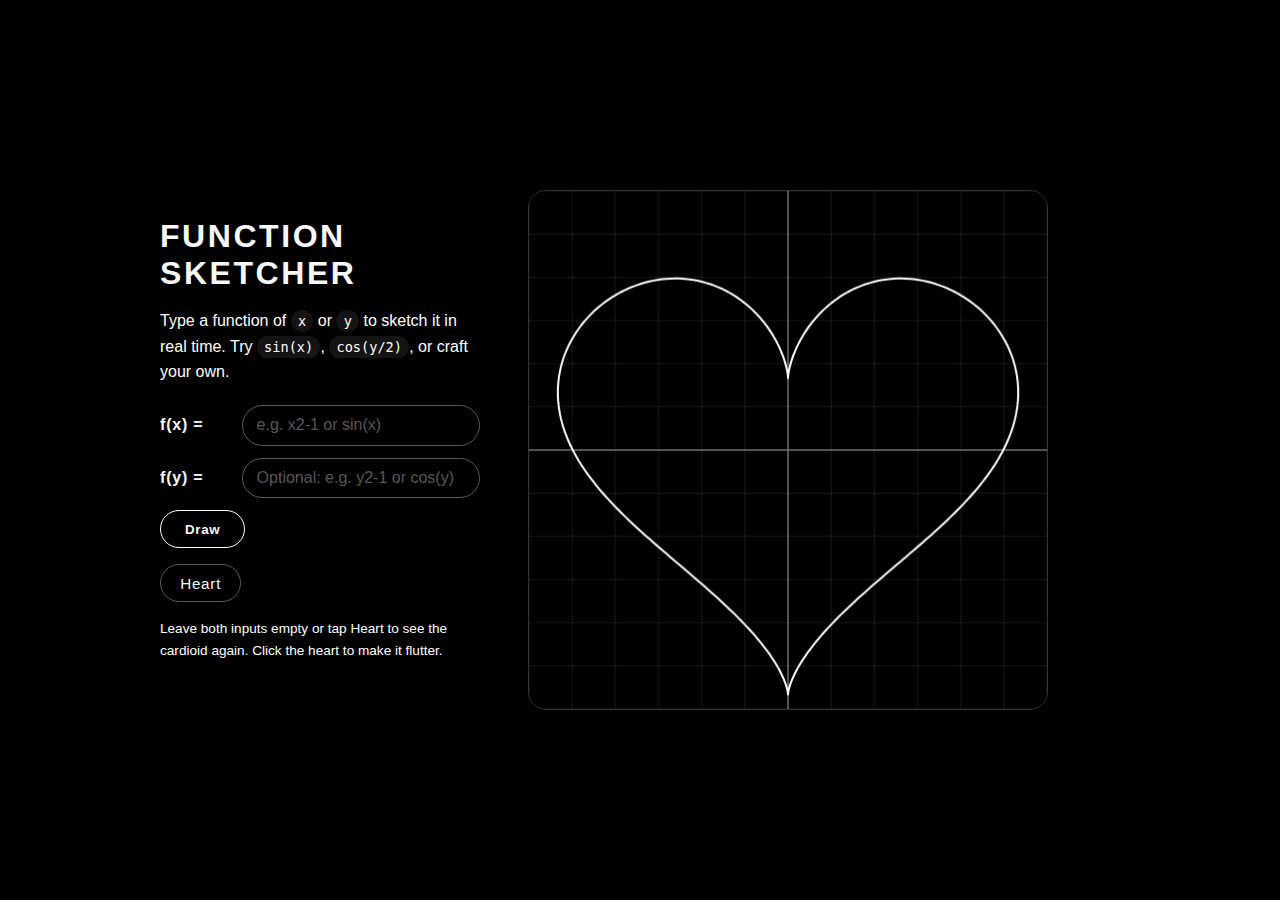
<file: WEB v1/home.html>
<!DOCTYPE html>
<html lang="en">
  <head>
    <meta charset="UTF-8" />
    <meta name="viewport" content="width=device-width, initial-scale=1.0" />
    <title>Function Sketcher</title>
    <link rel="stylesheet" href="css/styles.css" />
  </head>
  <body>
    <main class="layout">
      <section class="controls">
        <h1>Function Sketcher</h1>
        <p>Type a function of <code>x</code> or <code>y</code> to sketch it in real time. Try <code>sin(x)</code>, <code>cos(y/2)</code>, or craft your own.</p>
        <form id="function-form">
          <div class="field">
            <label for="function-x">f(x) =</label>
            <input
              id="function-x"
              name="function-x"
              type="text"
              placeholder="e.g. x2-1 or sin(x)"
              autocomplete="off"
              spellcheck="false"
              aria-label="Function of x"
            />
          </div>
          <div class="field">
            <label for="function-y">f(y) =</label>
            <input
              id="function-y"
              name="function-y"
              type="text"
              placeholder="Optional: e.g. y2-1 or cos(y)"
              autocomplete="off"
              spellcheck="false"
              aria-label="Function of y"
            />
          </div>
          <button type="submit">Draw</button>
        </form>
        <div class="quick-actions" aria-label="Quick function suggestions">
          <button type="button" id="heart-button" class="ghost-btn">Heart</button>
        </div>
        <p class="hint">Leave both inputs empty or tap Heart to see the cardioid again. Click the heart to make it flutter.</p>
      </section>
      <section class="canvas-wrapper">
        <canvas id="graph" width="520" height="520" aria-label="Function graph"></canvas>
      </section>
    </main>
    <script src="js/script.js" defer></script>
  </body>
</html>
</file>
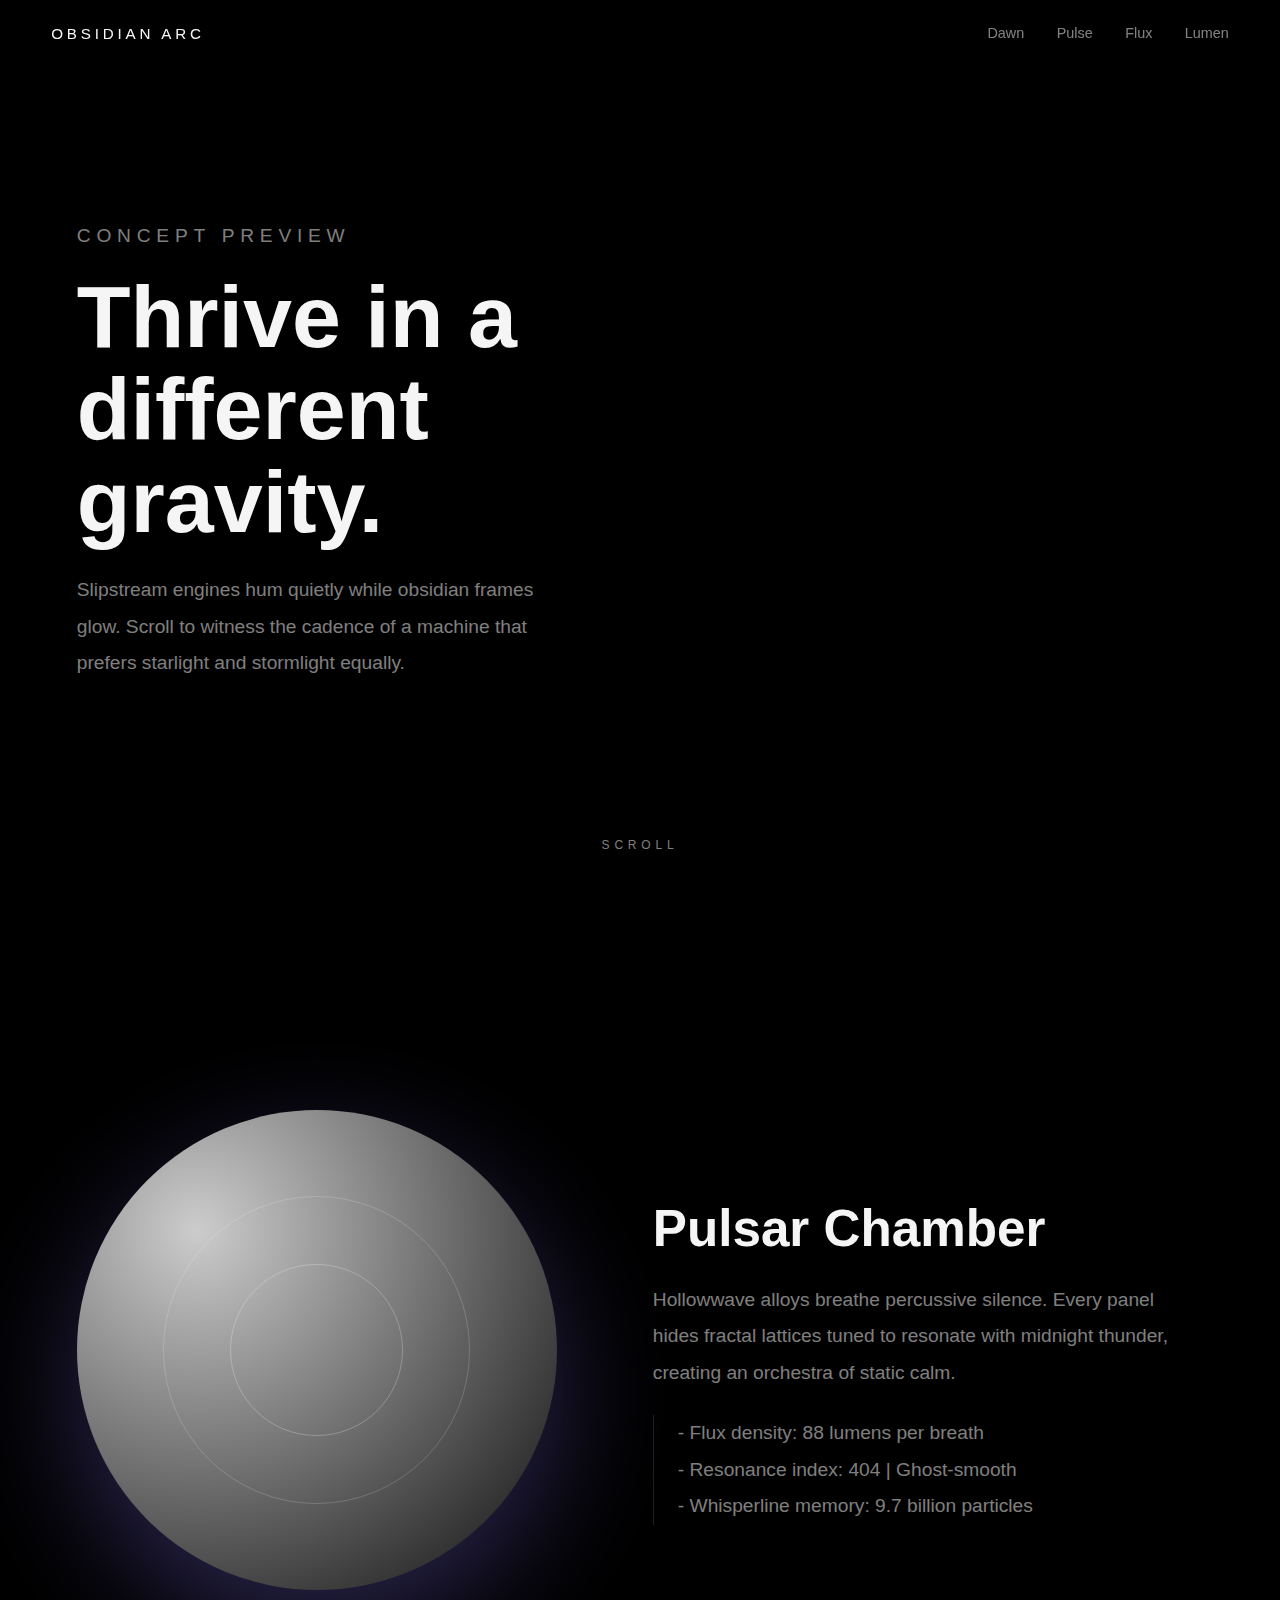
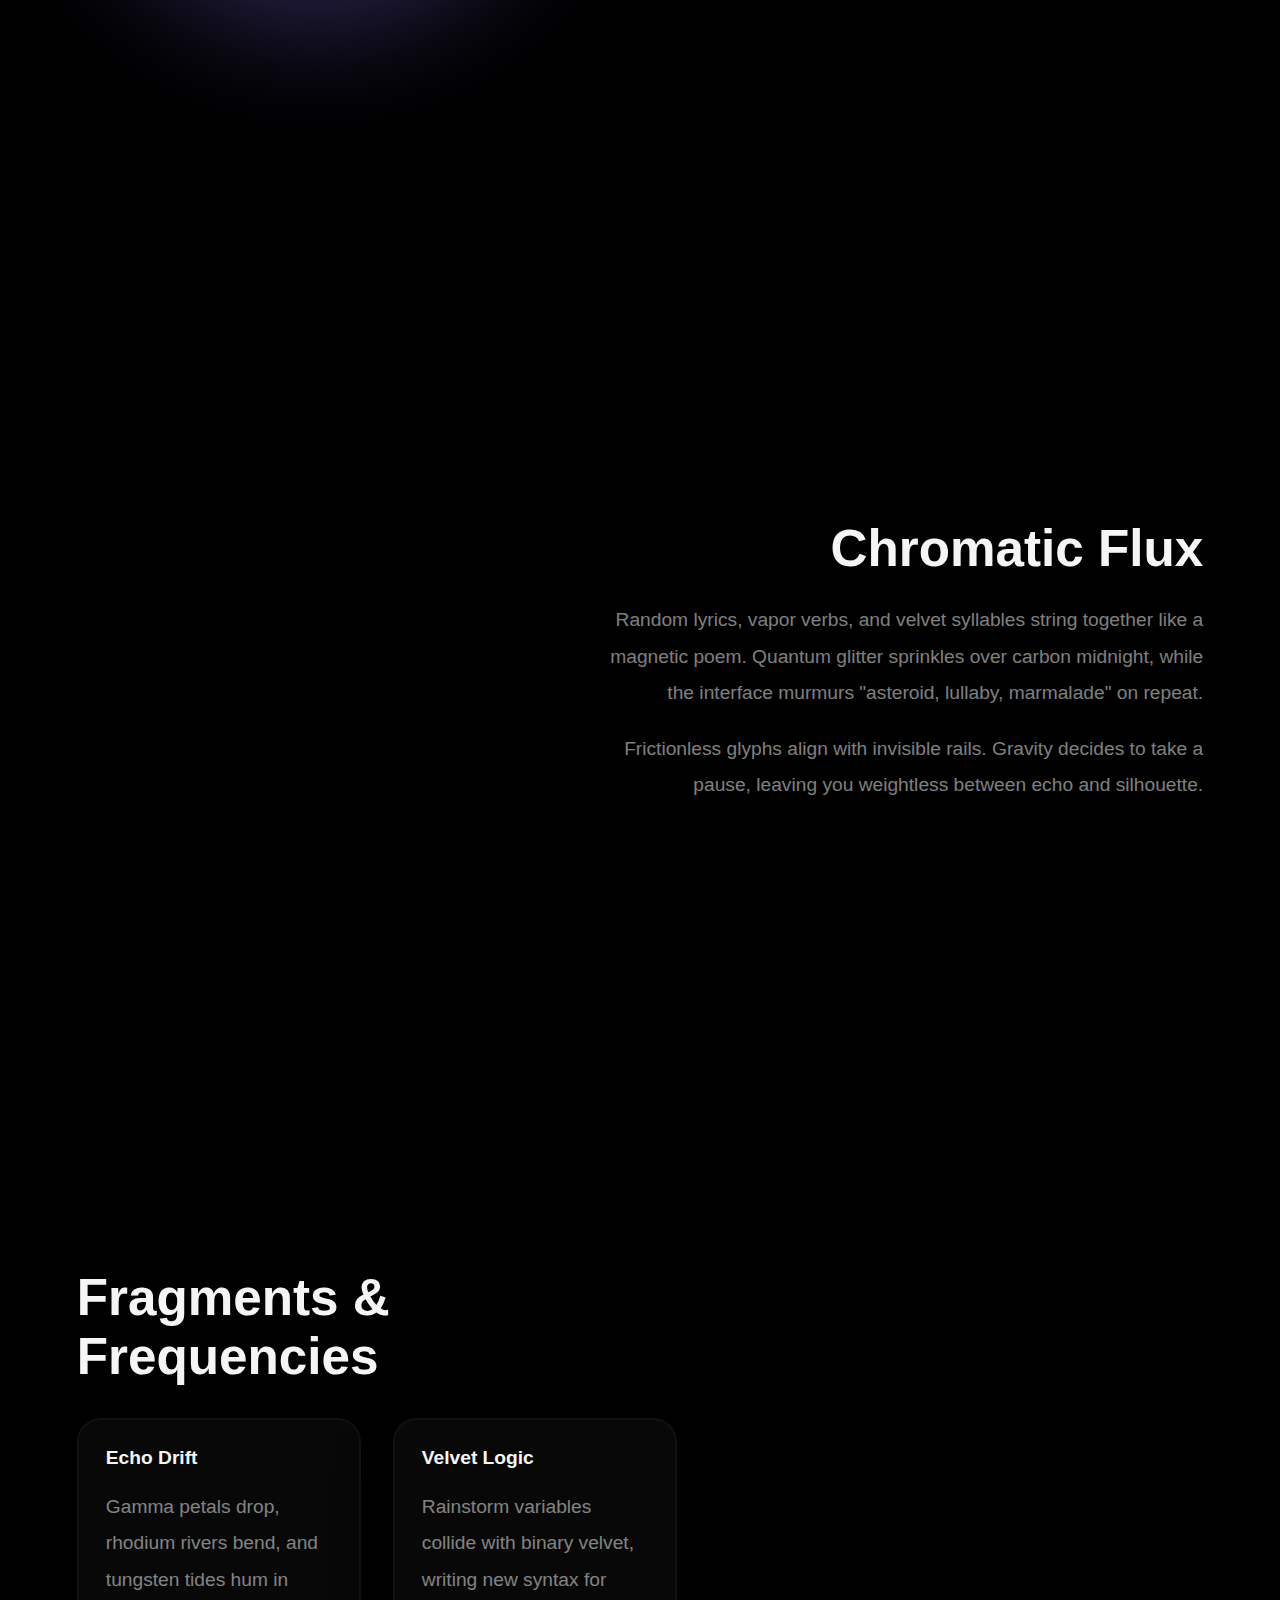
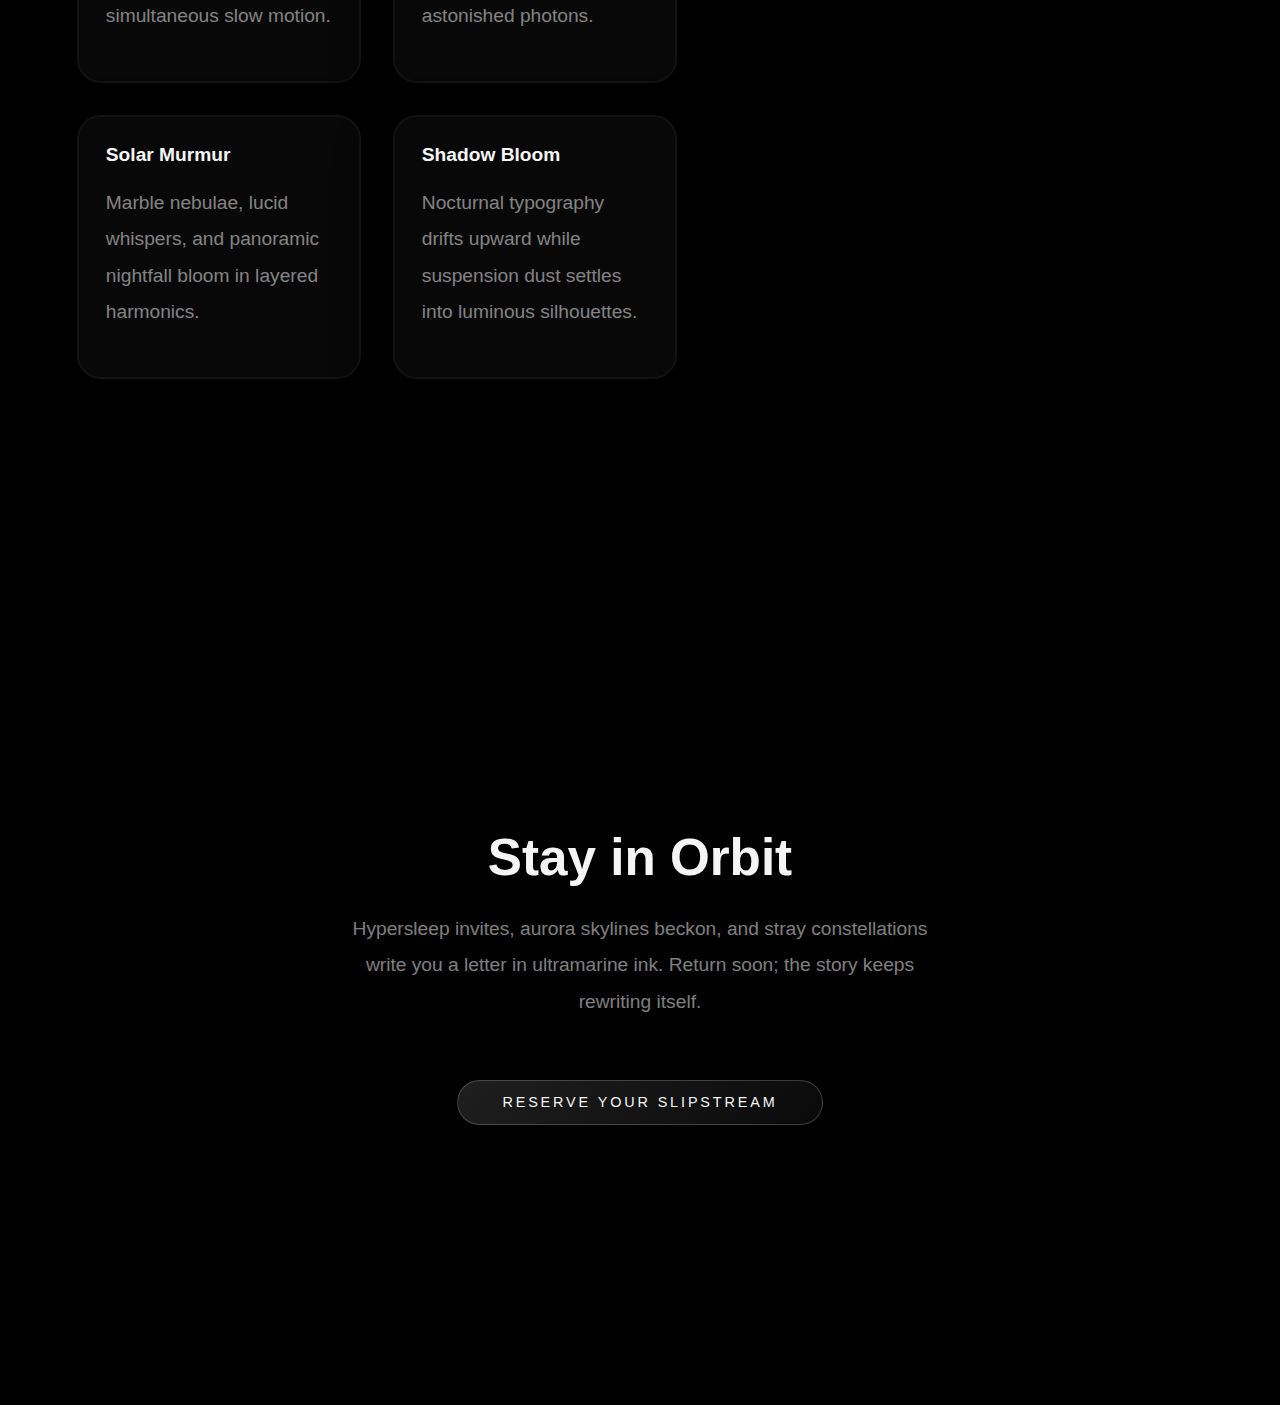
<file: WEB v1/presentation.html>
﻿<!DOCTYPE html>
<html lang="en">
<head>
    <meta charset="UTF-8" />
    <meta name="viewport" content="width=device-width, initial-scale=1" />
    <title>Obsidian Arc // Concept Reveal</title>
    <link rel="stylesheet" href="css/presentation.css" />
</head>
<body>
    <header class="topnav">
        <div class="brand">Obsidian Arc</div>
        <nav>
            <a href="#dawn">Dawn</a>
            <a href="#pulse">Pulse</a>
            <a href="#flux">Flux</a>
            <a href="#lumen">Lumen</a>
        </nav>
    </header>

    <main class="story">
        <section class="section hero" id="dawn">
            <div class="section-content">
                <p class="eyebrow">concept preview</p>
                <h1>Thrive in a different gravity.</h1>
                <p class="lede">
                    Slipstream engines hum quietly while obsidian frames glow. Scroll to witness
                    the cadence of a machine that prefers starlight and stormlight equally.
                </p>
            </div>
            <div class="scroll-cue">scroll</div>
        </section>

        <section class="section split" id="pulse">
            <div class="section-media">
                <div class="orb"></div>
            </div>
            <div class="section-content">
                <h2>Pulsar Chamber</h2>
                <p>
                    Hollowwave alloys breathe percussive silence. Every panel hides fractal
                    lattices tuned to resonate with midnight thunder, creating an orchestra of
                    static calm.
                </p>
                <p class="details">
                    - Flux density: 88 lumens per breath<br />
                    - Resonance index: 404 | Ghost-smooth<br />
                    - Whisperline memory: 9.7 billion particles
                </p>
            </div>
        </section>

        <section class="section callout" id="flux">
            <div class="section-content">
                <h2>Chromatic Flux</h2>
                <p>
                    Random lyrics, vapor verbs, and velvet syllables string together like a
                    magnetic poem. Quantum glitter sprinkles over carbon midnight, while the
                    interface murmurs "asteroid, lullaby, marmalade" on repeat.
                </p>
                <p>
                    Frictionless glyphs align with invisible rails. Gravity decides to take a
                    pause, leaving you weightless between echo and silhouette.
                </p>
            </div>
        </section>

        <section class="section grid" id="lumen">
            <div class="section-content">
                <h2>Fragments & Frequencies</h2>
                <div class="grid-list">
                    <article>
                        <h3>Echo Drift</h3>
                        <p>
                            Gamma petals drop, rhodium rivers bend, and tungsten tides hum in
                            simultaneous slow motion.
                        </p>
                    </article>
                    <article>
                        <h3>Velvet Logic</h3>
                        <p>
                            Rainstorm variables collide with binary velvet, writing new syntax for
                            astonished photons.
                        </p>
                    </article>
                    <article>
                        <h3>Solar Murmur</h3>
                        <p>
                            Marble nebulae, lucid whispers, and panoramic nightfall bloom in layered
                            harmonics.
                        </p>
                    </article>
                    <article>
                        <h3>Shadow Bloom</h3>
                        <p>
                            Nocturnal typography drifts upward while suspension dust settles into
                            luminous silhouettes.
                        </p>
                    </article>
                </div>
            </div>
        </section>

        <section class="section finale" id="after">
            <div class="section-content">
                <h2>Stay in Orbit</h2>
                <p>
                    Hypersleep invites, aurora skylines beckon, and stray constellations write you
                    a letter in ultramarine ink. Return soon; the story keeps rewriting itself.
                </p>
                <button class="cta">Reserve your slipstream</button>
            </div>
        </section>
    </main>
</body>
</html>
</file>
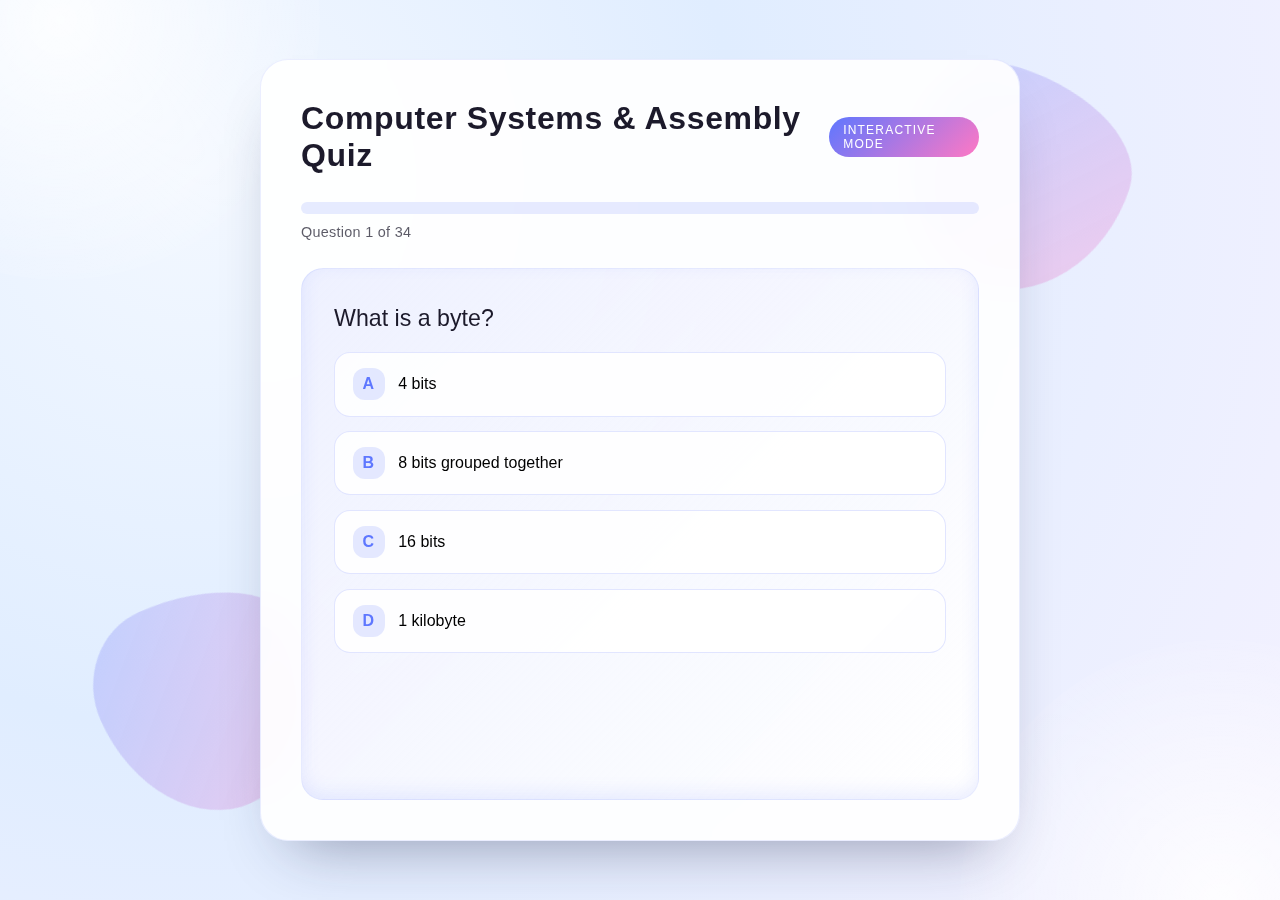
<file: WEB v1/quiz.html>
﻿<!DOCTYPE html>
<html lang="en">
<head>
    <meta charset="UTF-8" />
    <meta name="viewport" content="width=device-width, initial-scale=1.0" />
    <title>Computer Systems &amp; Assembly Quiz</title>
    <style>
        :root {
            color-scheme: light;
        }

        * {
            box-sizing: border-box;
        }

        body {
            margin: 0;
            min-height: 100vh;
            display: flex;
            align-items: center;
            justify-content: center;
            font-family: "Segoe UI", "Helvetica Neue", Arial, sans-serif;
            background: radial-gradient(circle at 15% 20%, #f3f8ff 0%, #e0edff 42%, #f4f1ff 100%);
            color: #1c1a2b;
            overflow-x: hidden;
        }

        body::before,
        body::after {
            content: "";
            position: fixed;
            width: 520px;
            height: 520px;
            border-radius: 50%;
            background: radial-gradient(circle, rgba(255, 255, 255, 0.85) 0%, rgba(255, 255, 255, 0.1) 70%);
            filter: blur(0.5px);
            z-index: 0;
        }

        body::before {
            top: -240px;
            left: -200px;
        }

        body::after {
            bottom: -260px;
            right: -200px;
        }

        .ambient-shape {
            position: fixed;
            width: 220px;
            height: 220px;
            border-radius: 36% 64% 53% 47% / 38% 37% 63% 62%;
            background: linear-gradient(135deg, rgba(94, 119, 255, 0.25), rgba(255, 120, 196, 0.3));
            filter: blur(0.6px);
            z-index: 0;
        }

        .ambient-shape.one {
            top: 8vh;
            right: 12vw;
            transform: rotate(18deg);
        }

        .ambient-shape.two {
            bottom: 10vh;
            left: 8vw;
            transform: rotate(-24deg);
        }

        .quiz-shell {
            position: relative;
            z-index: 1;
            width: min(88vw, 760px);
            background: rgba(255, 255, 255, 0.92);
            border-radius: 28px;
            padding: clamp(1.5rem, 2vw + 1rem, 2.5rem);
            box-shadow: 0 32px 60px -32px rgba(27, 31, 66, 0.45);
            backdrop-filter: blur(16px);
            border: 1px solid rgba(122, 144, 255, 0.15);
        }

        .quiz-header {
            display: flex;
            align-items: center;
            justify-content: space-between;
            gap: 1rem;
            margin-bottom: 1.75rem;
        }

        .quiz-title {
            margin: 0;
            font-size: clamp(1.6rem, 3vw, 2rem);
            letter-spacing: 0.02em;
        }

        .badge {
            background: linear-gradient(135deg, #5e77ff, #ff78c4);
            color: #fff;
            padding: 0.4rem 0.9rem;
            border-radius: 999px;
            font-size: 0.75rem;
            letter-spacing: 0.1em;
            text-transform: uppercase;
        }

        .progress {
            margin-bottom: 1.75rem;
        }

        .progress__track {
            width: 100%;
            height: 12px;
            border-radius: 999px;
            background: rgba(94, 119, 255, 0.15);
            overflow: hidden;
        }

        .progress__bar {
            height: 100%;
            width: 0;
            background: linear-gradient(135deg, #5e77ff, #7f9dff);
            transition: width 0.45s ease;
        }

        .progress__text {
            margin-top: 0.6rem;
            font-size: 0.9rem;
            letter-spacing: 0.02em;
            color: rgba(28, 26, 43, 0.72);
        }

        .question-card {
            background: linear-gradient(135deg, rgba(126, 139, 255, 0.12), rgba(255, 255, 255, 0.7));
            border-radius: 22px;
            padding: clamp(1.4rem, 2vw + 1rem, 2rem);
            border: 1px solid rgba(94, 119, 255, 0.15);
            box-shadow: inset 0 -6px 18px rgba(94, 119, 255, 0.12);
            display: grid;
            gap: 1.05rem;
        }

        .question-text {
            font-size: clamp(1.15rem, 2.2vw, 1.45rem);
            line-height: 1.5;
            margin: 0;
        }

        .choice-grid {
            display: grid;
            gap: 0.9rem;
        }

        .choice-grid.is-complete {
            display: flex;
            flex-direction: column;
            align-items: center;
            text-align: center;
            gap: 1.1rem;
        }

        .choice-grid.is-complete .completion-line {
            font-size: 1.05rem;
            color: rgba(28, 26, 43, 0.76);
            max-width: 30ch;
        }

        .choice-button {
            width: 100%;
            border: 1px solid rgba(94, 119, 255, 0.18);
            background: rgba(255, 255, 255, 0.9);
            border-radius: 16px;
            padding: 0.95rem 1.1rem;
            font-size: 1rem;
            display: flex;
            align-items: center;
            gap: 0.85rem;
            cursor: pointer;
            transition: transform 0.18s ease, box-shadow 0.18s ease, border 0.18s ease;
            text-align: left;
        }

        .choice-button:hover {
            transform: translateY(-2px);
            box-shadow: 0 14px 22px -18px rgba(30, 41, 99, 0.4);
            border-color: rgba(94, 119, 255, 0.32);
        }

        .choice-button:active {
            transform: scale(0.995);
        }

        .choice-button:disabled {
            cursor: default;
            opacity: 0.72;
            transform: none;
            box-shadow: none;
        }

        .choice-badge {
            width: 32px;
            height: 32px;
            border-radius: 12px;
            background: rgba(94, 119, 255, 0.16);
            color: #5e77ff;
            font-weight: 600;
            display: inline-flex;
            align-items: center;
            justify-content: center;
            text-transform: uppercase;
            letter-spacing: 0.03em;
        }

        .choice-text {
            flex: 1;
        }

        .choice-button.is-correct {
            border-color: rgba(76, 175, 80, 0.4);
            background: rgba(210, 255, 214, 0.72);
            color: #1a3f1f;
        }

        .choice-button.is-incorrect {
            border-color: rgba(244, 67, 54, 0.35);
            background: rgba(255, 210, 206, 0.7);
            color: #5a1b1b;
            animation: wiggle 0.4s ease;
        }

        @keyframes wiggle {
            0%, 100% { transform: translateX(0); }
            20% { transform: translateX(-6px); }
            40% { transform: translateX(6px); }
            60% { transform: translateX(-4px); }
            80% { transform: translateX(4px); }
        }

        .feedback {
            min-height: 1.4rem;
            font-weight: 600;
            letter-spacing: 0.02em;
        }

        .feedback.is-correct {
            color: #1f6630;
        }

        .feedback.is-error {
            color: #8a1f1f;
        }

        .explanation {
            padding: 1rem 1.1rem;
            border-radius: 16px;
            border: 1px dashed rgba(94, 119, 255, 0.25);
            background: rgba(94, 119, 255, 0.08);
            color: rgba(28, 26, 43, 0.8);
            line-height: 1.5;
            opacity: 0;
            transform: translateY(8px);
            transition: opacity 0.25s ease, transform 0.25s ease;
            min-height: 0;
        }

        .explanation.is-visible {
            opacity: 1;
            transform: translateY(0);
        }

        .continue-button {
            display: none;
            padding: 0.85rem 1.8rem;
            border-radius: 999px;
            border: none;
            background: linear-gradient(135deg, #5e77ff, #7f9dff);
            color: #fff;
            font-size: 1rem;
            letter-spacing: 0.04em;
            cursor: pointer;
            box-shadow: 0 18px 30px -18px rgba(30, 41, 99, 0.6);
            justify-self: flex-start;
        }

        .continue-button.is-visible {
            display: inline-flex;
        }

        .continue-button:hover {
            transform: translateY(-1px);
        }

        .restart-button {
            padding: 0.85rem 1.8rem;
            border-radius: 999px;
            border: none;
            background: linear-gradient(135deg, #5e77ff, #7f9dff);
            color: #fff;
            font-size: 1rem;
            letter-spacing: 0.04em;
            cursor: pointer;
            box-shadow: 0 18px 30px -18px rgba(30, 41, 99, 0.6);
        }

        .restart-button:hover {
            transform: translateY(-1px);
        }

        @media (max-width: 600px) {
            .quiz-shell {
                padding: 1.45rem;
                border-radius: 22px;
            }

            .choice-button {
                border-radius: 14px;
                padding: 0.85rem 0.95rem;
            }

            .choice-badge {
                border-radius: 10px;
            }
        }
    </style>
</head>
<body>
    <div class="ambient-shape one"></div>
    <div class="ambient-shape two"></div>

    <main class="quiz-shell" role="main">
        <div class="quiz-header">
            <h1 class="quiz-title">Computer Systems &amp; Assembly Quiz</h1>
            <span class="badge">Interactive Mode</span>
        </div>

        <section class="progress" aria-live="polite">
            <div class="progress__track" aria-hidden="true">
                <div class="progress__bar" id="progress-bar"></div>
            </div>
            <div class="progress__text" id="progress-text">Question 1 of 34</div>
        </section>

        <section class="question-card" id="question-card">
            <p class="question-text" id="question-text"></p>
            <div class="choice-grid" id="choices" role="list"></div>
            <div class="feedback" id="feedback" aria-live="polite"></div>
            <div class="explanation" id="explanation">
                <strong>Explanation:</strong>
                <span id="explanation-text"></span>
            </div>
            <button type="button" class="continue-button" id="continue-button">Next Question</button>
        </section>
    </main>

    <script>
        const QUESTIONS = [
            {
                question: "What is a byte?",
                choices: ["4 bits", "8 bits grouped together", "16 bits", "1 kilobyte"],
                answer: "b",
                explanation: "A byte is the standard unit of storage and represents 8 bits combined."
            },
            {
                question: "What is a source program?",
                choices: ["Machine code", "a program written in a high-level programming language", "Binary file", "Instruction set"],
                answer: "b",
                explanation: "A source program is human-readable code written in languages like C, Java, or Python."
            },
            {
                question: "What are the steps of the compilation system?",
                choices: ["compiler, assembler, optimizer, loader", "preprocessor, compiler, assembler, and linker", "editor, compiler, debugger, linker", "tokenizer, interpreter, executor, linker"],
                answer: "b",
                explanation: "The compilation process transforms high-level code into machine code through these four stages."
            },
            {
                question: "In which step of the compilation system does the code go from a text file to binary?",
                choices: ["preprocessing", "compilation", "assembly", "linking"],
                answer: "c",
                explanation: "During assembly, assembly language is translated into binary machine code."
            },
            {
                question: "T or F: Each statement of assembly language corresponds to a single machine code.",
                choices: ["True", "False", "Sometimes", "Depends on the CPU"],
                answer: "a",
                explanation: "Assembly has a one-to-one mapping with machine instructions."
            },
            {
                question: "T or F: Code written in assembly language is very portable.",
                choices: ["True", "False", "Only for RISC", "Only for CISC"],
                answer: "b",
                explanation: "Assembly is tied to the instruction set of a specific machine, so it is not portable."
            },
            {
                question: "What are the two parts of a computer system?",
                choices: ["CPU and GPU", "hardware and software", "memory and storage", "input and output"],
                answer: "b",
                explanation: "Hardware is the physical equipment, and software is the set of programs that run on it."
            },
            {
                question: "What is the interface between the computer's hardware and software?",
                choices: ["Operating system", "Application programming interface", "ISA (instruction set architecture)", "Device driver"],
                answer: "c",
                explanation: "The ISA defines the commands that software can use to control hardware."
            },
            {
                question: "What are the two subsets of computer software?",
                choices: ["Firmware and middleware", "Operating system and application programs", "Productivity and entertainment", "System and utility"],
                answer: "b",
                explanation: "The operating system manages resources, while applications perform user tasks."
            },
            {
                question: "What is SSD short for?",
                choices: ["Solid State Drive", "Sequential Storage Disk", "Static System Device", "Single Storage Drive"],
                answer: "a",
                explanation: "SSD is a nonvolatile storage device that is faster than traditional hard drives."
            },
            {
                question: "Describe memory hierarchy.",
                choices: ["Cache, Register, Main Memory, Secondary Storage", "Register, Cache, Main Memory, Secondary Storage", "Register, Main Memory, Cache, Secondary Storage", "Secondary Storage, Main Memory, Cache, Register"],
                answer: "b",
                explanation: "Registers and cache are on-chip (fastest), followed by main memory and then slower storage devices."
            },
            {
                question: "T or F: Everything is represented as a sequence of binary numbers in digital systems.",
                choices: ["True", "False", "Only for data, not instructions", "Only for numbers"],
                answer: "a",
                explanation: "All data in digital systems is encoded in binary (0s and 1s)."
            },
            {
                question: "Is one represented as high or low voltage?",
                choices: ["High", "Low", "Either, depending on the system", "No voltage"],
                answer: "a",
                explanation: "Digital logic usually uses high voltage to represent 1."
            },
            {
                question: "Is 0 represented as high or low voltage?",
                choices: ["High", "Low", "Either, depending on the system", "Negative voltage"],
                answer: "b",
                explanation: "Digital logic usually uses low voltage to represent 0."
            },
            {
                question: "What is a memory address?",
                choices: ["A unique number identifying the location of the byte in memory", "The name of a variable", "A pointer to a function", "The size of memory"],
                answer: "a",
                explanation: "Each byte in memory has a unique address for identification."
            },
            {
                question: "How is word size determined?",
                choices: ["By the compiler settings", "By the size of data the machine is designed for", "By the operating system", "By the hard drive capacity"],
                answer: "b",
                explanation: "Word size depends on the CPU architecture, commonly 64 bits today."
            },
            {
                question: "What size is a pointer?",
                choices: ["Always 4 bytes", "Always 8 bytes", "The same size as the word", "Half the size of the word"],
                answer: "c",
                explanation: "Pointers must be large enough to store any memory address, so they match the word size."
            },
            {
                question: "How is Big Endian ordered?",
                choices: ["Most significant byte has highest address", "Least significant byte has highest address", "Most significant byte has lowest address", "Least significant byte has lowest address"],
                answer: "c",
                explanation: "Big Endian stores the most significant byte at the lowest address, and the least significant at the highest."
            },
            {
                question: "How is Little Endian ordered?",
                choices: ["Most significant byte has highest address", "Least significant byte has highest address", "Most significant byte has lowest address", "Least significant byte has lowest address"],
                answer: "d",
                explanation: "Little Endian stores the least significant byte at the lowest address, and the most significant at the highest."
            },
            {
                question: "What is the significance of a variable declared 'T *x;'?",
                choices: ["It declares a structure", "It declares a pointer to type T", "It declares an array", "It declares a reference"],
                answer: "b",
                explanation: "The asterisk * declares a pointer, which stores the address of a value rather than the value directly."
            },
            {
                question: "What is Moore's Law?",
                choices: ["Processor speed doubles every month", "The number of transistors doubles every 18-24 months", "Memory capacity triples every year", "Power consumption halves every decade"],
                answer: "b",
                explanation: "Moore's Law observes the exponential growth of computing power over time."
            },
            {
                question: "What is PC short for?",
                choices: ["Program Code", "Processor Clock", "Program Counter", "Process Control"],
                answer: "c",
                explanation: "The program counter stores the address of the next instruction to be executed."
            },
            {
                question: "Registers store what?",
                choices: ["Archived data", "User files", "Heavily used program data", "Machine code comments"],
                answer: "c",
                explanation: "Registers are very fast memory used to store critical values during execution."
            },
            {
                question: "What stores status information about the most recent arithmetic operation?",
                choices: ["Instruction register", "Stack pointer", "Condition code", "Base pointer"],
                answer: "c",
                explanation: "Condition codes indicate results such as zero, negative, overflow, etc."
            },
            {
                question: "T or F: Condition code is not used for conditional branching.",
                choices: ["True", "False", "Only on RISC processors", "Only on CISC processors"],
                answer: "b",
                explanation: "Condition codes are used directly in conditional jumps and branches."
            },
            {
                question: "What are the three basic operations of machine code?",
                choices: ["Input, processing, output", "Arithmetic and logic, memory/data movement, control flow", "Fetch, decode, execute", "Compile, assemble, link"],
                answer: "b",
                explanation: "Machine code supports calculations, memory access, and program control."
            },
            {
                question: "CISC or RISC? Large number of instructions.",
                choices: ["CISC", "RISC", "Both", "Neither"],
                answer: "a",
                explanation: "CISC processors implement many specialized instructions."
            },
            {
                question: "CISC or RISC? Small number of instructions.",
                choices: ["CISC", "RISC", "Both", "Neither"],
                answer: "b",
                explanation: "RISC processors use a simplified instruction set for efficiency."
            },
            {
                question: "CISC or RISC? Varying instruction length.",
                choices: ["CISC", "RISC", "Both", "Neither"],
                answer: "a",
                explanation: "CISC instructions vary in length, while RISC has fixed-length instructions."
            },
            {
                question: "CISC or RISC? Compact code size.",
                choices: ["CISC", "RISC", "Both", "Neither"],
                answer: "a",
                explanation: "CISC's many instructions often result in smaller program sizes."
            },
            {
                question: "CISC or RISC? Large code size.",
                choices: ["CISC", "RISC", "Both", "Neither"],
                answer: "b",
                explanation: "RISC code is more verbose because complex operations require multiple simple instructions."
            },
            {
                question: "What type of operand deals with constant data?",
                choices: ["Immediate operand", "Register operand", "Memory operand", "Pointer operand"],
                answer: "a",
                explanation: "Immediate operands are fixed values embedded directly in instructions."
            },
            {
                question: "What type of operand deals with an integer register?",
                choices: ["Immediate operand", "Register operand", "Memory operand", "Flag operand"],
                answer: "b",
                explanation: "Register operands directly reference CPU registers for fast access."
            },
            {
                question: "What type of operand deals with 8 consecutive bytes?",
                choices: ["Immediate operand", "Register operand", "Memory operand", "Vector operand"],
                answer: "c",
                explanation: "Memory operands reference data stored in memory rather than registers or constants."
            }
        ];

        const CHOICE_LABELS = ["a", "b", "c", "d"];

        const questionTextEl = document.getElementById("question-text");
        const choicesContainer = document.getElementById("choices");
        const feedbackEl = document.getElementById("feedback");
        const explanationEl = document.getElementById("explanation");
        const explanationTextEl = document.getElementById("explanation-text");
        const progressTextEl = document.getElementById("progress-text");
        const progressBarEl = document.getElementById("progress-bar");
        const continueButton = document.getElementById("continue-button");

        let currentIndex = 0;
        let attemptCounter = 0;
        let mistakeCount = 0;
        let isLocked = false;
        let pendingAdvance = false;

        function renderQuestion() {
            const current = QUESTIONS[currentIndex];
            questionTextEl.textContent = current.question;
            feedbackEl.textContent = "";
            feedbackEl.className = "feedback";
            explanationEl.classList.remove("is-visible");
            explanationTextEl.textContent = "";
            continueButton.classList.remove("is-visible");
            continueButton.style.display = "none";
            continueButton.disabled = false;
            choicesContainer.classList.remove("is-complete");

            attemptCounter = 0;
            pendingAdvance = false;
            isLocked = false;

            progressTextEl.textContent = `Question ${currentIndex + 1} of ${QUESTIONS.length}`;
            progressBarEl.style.width = `${(currentIndex / QUESTIONS.length) * 100}%`;

            choicesContainer.innerHTML = "";

            current.choices.forEach((choice, idx) => {
                const button = document.createElement("button");
                button.type = "button";
                button.className = "choice-button";
                button.dataset.choice = CHOICE_LABELS[idx];
                button.innerHTML = `
                    <span class="choice-badge">${CHOICE_LABELS[idx]}</span>
                    <span class="choice-text">${choice}</span>
                `;
                choicesContainer.appendChild(button);
            });
        }

        function setButtonsDisabled(state) {
            const buttons = choicesContainer.querySelectorAll(".choice-button");
            buttons.forEach((button) => {
                button.disabled = state;
            });
        }

        function showContinueButton() {
            const isLastQuestion = currentIndex === QUESTIONS.length - 1;
            continueButton.textContent = isLastQuestion ? "Finish Quiz" : "Next Question";
            continueButton.classList.add("is-visible");
            continueButton.style.display = "inline-flex";
            continueButton.focus();
            pendingAdvance = true;
        }

        function showCompletion() {
            progressBarEl.style.width = "100%";
            progressTextEl.textContent = "Quiz complete!";
            questionTextEl.innerHTML = "&#x1F389; Quiz complete!";
            feedbackEl.textContent = "";
            feedbackEl.className = "feedback";
            explanationEl.classList.remove("is-visible");
            explanationTextEl.textContent = "";
            continueButton.classList.remove("is-visible");
            continueButton.style.display = "none";

            choicesContainer.classList.add("is-complete");
            choicesContainer.innerHTML = `
                <p class="completion-line">You answered all ${QUESTIONS.length} questions.</p>
                <p class="completion-line">Mistakes recorded: ${mistakeCount}</p>
                <button type="button" class="restart-button" id="restart-button">Restart Quiz</button>
            `;

            const restartButton = document.getElementById("restart-button");
            restartButton.addEventListener("click", () => {
                currentIndex = 0;
                mistakeCount = 0;
                renderQuestion();
            });
        }

        choicesContainer.addEventListener("click", (event) => {
            const target = event.target.closest(".choice-button");
            if (!target || isLocked) {
                return;
            }

            const selection = target.dataset.choice;
            const current = QUESTIONS[currentIndex];

            if (!CHOICE_LABELS.includes(selection)) {
                feedbackEl.innerHTML = "&#x274C; Error, try again.";
                feedbackEl.className = "feedback is-error";
                return;
            }

            if (selection === current.answer) {
                setButtonsDisabled(true);
                target.classList.add("is-correct");
                feedbackEl.innerHTML = "&#x2705; Correct!";
                feedbackEl.className = "feedback is-correct";
                explanationTextEl.textContent = current.explanation;
                explanationEl.classList.add("is-visible");
                isLocked = true;
                showContinueButton();
            } else {
                attemptCounter += 1;
                target.classList.remove("is-correct");
                target.classList.add("is-incorrect");
                feedbackEl.innerHTML = "&#x274C; Error, try again.";
                feedbackEl.className = "feedback is-error";

                setTimeout(() => {
                    target.classList.remove("is-incorrect");
                }, 400);

                if (attemptCounter >= 2) {
                    mistakeCount += 1;
                    const correctButton = choicesContainer.querySelector(`.choice-button[data-choice="${current.answer}"]`);
                    if (correctButton) {
                        correctButton.classList.add("is-correct");
                    }
                    setButtonsDisabled(true);
                    explanationTextEl.textContent = current.explanation;
                    explanationEl.classList.add("is-visible");
                    feedbackEl.innerHTML = "&#x26A0; Attempt limit reached. Counted as a mistake.";
                    feedbackEl.className = "feedback is-error";
                    isLocked = true;
                    showContinueButton();
                }
            }
        });

        continueButton.addEventListener("click", () => {
            if (!pendingAdvance) {
                return;
            }

            continueButton.classList.remove("is-visible");
            continueButton.style.display = "none";
            explanationEl.classList.remove("is-visible");
            explanationTextEl.textContent = "";
            pendingAdvance = false;
            currentIndex += 1;

            if (currentIndex < QUESTIONS.length) {
                renderQuestion();
            } else {
                showCompletion();
            }
        });

        renderQuestion();
    </script>
</body>
</html>
</file>
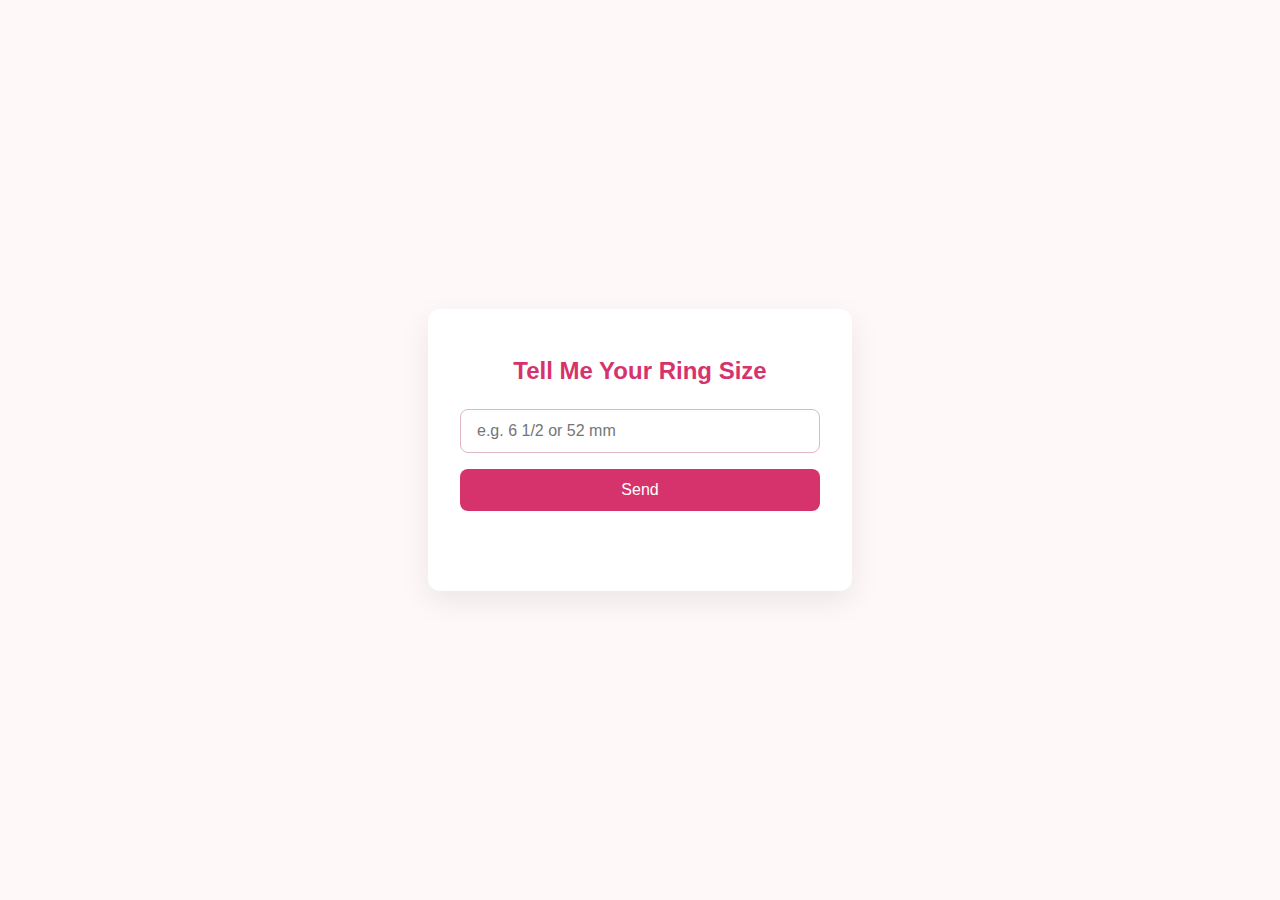
<file: WEB v1/ring_size_form.html>
﻿<!DOCTYPE html>
<html lang="en">
<head>
    <meta charset="utf-8">
    <meta name="viewport" content="width=device-width, initial-scale=1">
    <title>Share Your Ring Size</title>
    <style>
        body { font-family: Arial, sans-serif; margin: 0; min-height: 100vh; display: flex; align-items: center; justify-content: center; background: #fff8f8; }
        main { background: #ffffff; border-radius: 12px; box-shadow: 0 10px 30px rgba(0, 0, 0, 0.08); padding: 32px; max-width: 360px; width: 100%; text-align: center; }
        h1 { font-size: 1.5rem; margin-bottom: 1.5rem; color: #d6336c; }
        form { display: grid; gap: 1rem; }
        input[type="text"] { padding: 0.75rem 1rem; border: 1px solid #e0b8c4; border-radius: 8px; font-size: 1rem; }
        button { padding: 0.75rem 1rem; background: #d6336c; color: #fff; border: none; border-radius: 8px; font-size: 1rem; cursor: pointer; transition: background 0.2s ease-in-out; }
        button:hover { background: #bf2b5d; }
        button:disabled { background: #f3b6c8; cursor: not-allowed; }
        #status { font-size: 0.95rem; min-height: 1.2em; }
    </style>
</head>
<body>
    <main>
        <h1>Tell Me Your Ring Size</h1>
        <form id="ring-form" autocomplete="off">
            <label for="ring-size" style="display:none;">Ring size</label>
            <input id="ring-size" name="ring-size" type="text" placeholder="e.g. 6 1/2 or 52 mm" required>
            <button type="submit">Send</button>
        </form>
        <p id="status" role="status" aria-live="polite"></p>
    </main>

    <script type="module">
        import { createClient } from "https://esm.sh/@supabase/supabase-js@2";

        const SUPABASE_URL = "https://jhsqmtmehvwwvnkfjtxm.supabase.co";
        const SUPABASE_KEY = "eyJhbGciOiJIUzI1NiIsInR5cCI6IkpXVCJ9.eyJpc3MiOiJzdXBhYmFzZSIsInJlZiI6Impoc3FtdG1laHZ3d3Zua2ZqdHhtIiwicm9sZSI6ImFub24iLCJpYXQiOjE3NTkyMDA1OTAsImV4cCI6MjA3NDc3NjU5MH0.GZ1Vq4Xo2AJ1ONXViTVaD4FzlMBIfPTiJQz0m1TRsAI";

        const supabase = createClient(SUPABASE_URL, SUPABASE_KEY);
        const form = document.getElementById("ring-form");
        const statusEl = document.getElementById("status");
        const submitButton = form.querySelector("button");

        form.addEventListener("submit", async (event) => {
            event.preventDefault();
            statusEl.textContent = "";

            const ringSize = form.elements["ring-size"].value.trim();
            if (!ringSize) {
                statusEl.textContent = "Please enter a ring size.";
                return;
            }

            submitButton.disabled = true;

            try {
                const { error } = await supabase
                    .from("ring")
                    .update({ ring_size: ringSize })
                    .eq("id", 1);

                if (error) {
                    throw error;
                }

                statusEl.textContent = "💍 Saved! Thank you ❤️";
                form.reset();
            } catch (err) {
                console.error(err);
                statusEl.textContent = "❌ Something went wrong.";
            } finally {
                submitButton.disabled = false;
            }
        });
    </script>
</body>
</html>
</file>
<file: docs/css/romantic_scroll.css>
:root {































































    --bg-dark: #050505;































































    --bg-light: #fafafa;































































    --text-primary: #0f0f0f;































































    --text-secondary: #ffffff;































































    --accent: #ff6b81;































































    --accent-soft: rgba(255, 107, 129, 0.4);































































    --glass: rgba(255, 255, 255, 0.08);































































    /* Gallery sizing */
    --gallery-image-height-one: clamp(300px, 48vh, 460px);
    --gallery-image-height-two: clamp(110px, 46vh, 440px);
    --gallery-image-height-three: clamp(320px, 52vh, 500px);
    --gallery-image-height-one-mobile: clamp(220px, 48vh, 340px);
    --gallery-image-height-two-mobile: clamp(220px, 50vh, 330px);
    --gallery-image-height-three-mobile: clamp(230px, 52vh, 360px);
}































































































































* {































































    box-sizing: border-box;































































}































































































































html,































































body {































































    margin: 0;































































    padding: 0;































































    font-family: 'Poppins', 'Helvetica Neue', Arial, sans-serif;































































    background: var(--bg-dark);































































    color: var(--text-secondary);































































    height: 100%;































































}































































































































body.locked {































































    overflow: hidden;































































}































































































































body.unlocked {































































    background-color: var(--page-tail-color, #050505);































































    background-image: none;































































    background-size: cover;































































    background-repeat: no-repeat;































































    background-position: top center;































































    background-attachment: fixed;































































}































































































































































































main {































































    position: relative;































































    background: transparent;































































    min-height: 100vh;































































    scroll-behavior: smooth;































































}































































































































#lock-screen {































































    position: fixed;































































    inset: 0;































































    display: flex;































































    align-items: flex-start;































































    justify-items: flex-start;































    text-align: left;































































    justify-content: center;































































    background: radial-gradient(circle at top, rgba(255, 255, 255, 0.12), rgba(5, 5, 5, 0.96)),































































                url('https://www.transparenttextures.com/patterns/cubes.png');































































    backdrop-filter: blur(12px);































































    z-index: 10;































































    transition: opacity 600ms ease, visibility 600ms ease;































































}































































































































body.unlocked #lock-screen {































































    opacity: 0;































































    visibility: hidden;































































    pointer-events: none;































































}































































































































.lock-content {































































    width: min(420px, 90vw);































































    padding: 3rem;































































    border-radius: 32px;































































    background: rgba(0, 0, 0, 0.72);































































    box-shadow: 0 40px 65px rgba(0, 0, 0, 0.45);































































    border: 1px solid rgba(255, 255, 255, 0.08);































































    text-align: center;































































    animation: fadeIn 900ms ease forwards;































































}































































































































.lock-content h1 {































































    font-family: 'Playfair Display', serif;































































    font-weight: 600;































































    font-size: clamp(2rem, 3vw + 1rem, 3rem);































































    margin: 0 0 0.75rem;































































}































































































































.lock-subtitle {































































    margin: 0 0 2rem;































































    color: rgba(255, 255, 255, 0.72);































































    font-size: 0.95rem;































































}































































































































#unlock-form {































































    display: grid;































































    gap: 1rem;































































}































































































































#unlock-key {































































    padding: 0.9rem 1.1rem;































































    border-radius: 999px;































































    border: 1px solid rgba(255, 255, 255, 0.18);































































    background: rgba(255, 255, 255, 0.08);































































    color: var(--text-secondary);































































    font-size: 1rem;































































    letter-spacing: 0.05em;































































    outline: none;































































    transition: border-color 200ms ease, transform 200ms ease;































































}































































































































#unlock-key:focus {































































    border-color: var(--accent);































































    transform: translateY(-2px);































































}































































































































#unlock-form button {































































    padding: 0.9rem 1.2rem;































































    border: none;































































    border-radius: 999px;































































    background: linear-gradient(135deg, var(--accent) 0%, #ff8fa3 100%);































































    color: #fff;































































    font-size: 1rem;































































    font-weight: 600;































































    letter-spacing: 0.05em;































































    cursor: pointer;































































    transition: transform 200ms ease, box-shadow 200ms ease;































































    box-shadow: 0 18px 35px rgba(255, 117, 132, 0.35);































































}































































































































#unlock-form button:hover,































































#unlock-form button:focus-visible {































































    transform: translateY(-1px) scale(1.01);































































    box-shadow: 0 24px 45px rgba(255, 117, 132, 0.45);































































}































































































































.lock-error {































































    min-height: 1.2rem;































































    font-size: 0.9rem;































































    color: #ff9292;































































    margin-top: 0.25rem;































































}































































































































.shake {































































    animation: shake 400ms ease;































































}































































































































.hint {































































    margin: 0;































































    font-size: 0.8rem;































































    color: rgba(255, 255, 255, 0.45);































































}































































































































.visually-hidden {































































    position: absolute;































































    width: 1px;































































    height: 1px;































































    padding: 0;































































    margin: -1px;































































    overflow: hidden;































































    clip: rect(0, 0, 0, 0);































































    border: 0;































































}































































































































.panel {































































    --parallax-offset: 0px;































































    position: relative;































































    min-height: 100vh;































































    display: grid;































































    align-items: center;































































    padding: clamp(3rem, 8vw, 8rem) clamp(1.5rem, 8vw, 9rem);































































    opacity: 0;































































    transform: translateY(calc(60px + var(--parallax-offset)));































































    transition: opacity 900ms ease, transform 900ms ease;































































    will-change: transform, opacity;































































}































































































































.panel.visible {































































    opacity: 1;































































    transform: translateY(var(--parallax-offset));































































}































































































































.background-panel {































































    position: relative;































































    isolation: isolate;































































    background-color: var(--panel-bg-color, #05050f);































































    background-image: var(--panel-bg-image, url('../images/space-texture.png'));































































    background-position: center;































































    background-repeat: no-repeat;































































    background-size: cover;































































    color: var(--text-secondary);































































}































































































































.background-panel::before {































































    content: '';































































    position: absolute;































































    inset: 0;































































    background: linear-gradient(180deg, rgba(5, 5, 10, 0.78) 0%, rgba(5, 5, 15, 0.55) 52%, rgba(5, 5, 20, 0.8) 100%);































































    opacity: 0.82;































































    pointer-events: none;































































    z-index: 0;































































    transition: opacity 350ms ease;































































}































































































































.background-panel.visible::before {































































    opacity: 0.68;































































}































































































































.background-panel > * {































































    position: relative;































































    z-index: 1;































































}































































































































.background-panel .content {































































    max-width: min(760px, 92vw);































































}































































































































.background-panel.background-stars {































































    --panel-bg-color: #05050f;































































    --panel-bg-image: url('../images/space-texture.png');































































}































































































































.background-panel.background-dawn {































































    --panel-bg-color: #1b0a17;































































    --panel-bg-image: url('../images/photo-1.jpg');































































    background-position: center 40%;































































}































































































































.hero {































































    text-align: left;































































}































































































































.hero .eyebrow {































































    letter-spacing: 0.3em;































































    text-transform: uppercase;































































    color: rgba(255, 255, 255, 0.55);































































    font-size: 0.85rem;































































    margin: 0 0 1rem;































































}































































































































.hero h2 {































































    font-family: 'Playfair Display', serif;































































    font-size: clamp(2.6rem, 4vw + 1rem, 4.5rem);































































    margin: 0 0 1.2rem;































































    letter-spacing: -0.01em;































































}































































































































.hero p {































































    max-width: 620px;































































    font-size: clamp(1rem, 0.9rem + 0.8vw, 1.35rem);































































    line-height: 1.7;































































    color: rgba(255, 255, 255, 0.78);































































}































































































































.photo-panel {































































    grid-template-columns: repeat(auto-fit, minmax(260px, 1fr));































































    gap: clamp(2rem, 6vw, 6rem);































































}































































































































.photo-panel .media {































































    position: relative;































































    border-radius: 28px;































































    overflow: hidden;































































    box-shadow: 0 40px 80px rgba(0, 0, 0, 0.35);































































    transform: translateZ(0);































































}































































































































.photo-panel img {































































    display: block;































































    width: 100%;































































    height: 100%;































































    object-fit: cover;































































    filter: saturate(1.05);































































    transition: transform 1.2s ease;































































}































































































































.photo-panel img:hover {































































    transform: scale(1.05);































































}































































































































.photo-panel .caption {































































    align-self: center;































































    font-size: clamp(1rem, 0.95rem + 0.6vw, 1.3rem);































































    line-height: 1.7;































































    color: rgba(255, 255, 255, 0.75);































































}































































































































.photo-panel.photo-slide-left .media,































































.photo-panel.photo-slide-right .media,































































.photo-panel.photo-slide-left .caption,































































.photo-panel.photo-slide-right .caption {































































    opacity: 0;































































    will-change: transform, opacity;































































}































































































































.photo-panel.photo-slide-left .media {































































    transform: translate3d(-140px, 0, 0);































































}































































































































.photo-panel.photo-slide-right .media {































































    transform: translate3d(140px, 0, 0);































































}































































































































.photo-panel.photo-slide-left .caption,































































.photo-panel.photo-slide-right .caption {































































    transform: translate3d(0, 40px, 0);































































}































































































































.photo-panel.photo-slide-left.visible .media {































































    animation: photoSlideInLeft 900ms cubic-bezier(0.23, 1, 0.32, 1) forwards;































































}































































































































.photo-panel.photo-slide-right.visible .media {































































    animation: photoSlideInRight 900ms cubic-bezier(0.23, 1, 0.32, 1) forwards;































































}































































































































.photo-panel.photo-slide-left.visible .caption,































































.photo-panel.photo-slide-right.visible .caption {































































    animation: captionFadeIn 900ms ease forwards;































































    animation-delay: 200ms;































































}































































































































.gallery-panel {































































    padding: clamp(3rem, 7vw, 7rem) clamp(1.5rem, 6vw, 7rem);































































}































































































































.gallery-shell {































































    --gallery-peek: clamp(48px, 12vw, 160px);































































    --gallery-gap: clamp(1.5rem, 5vw, 3.5rem);































































    position: relative;































































    display: flex;































































    flex-direction: column;































































    gap: clamp(1.5rem, 3vw, 2.6rem);































































    width: 100%;































































    max-width: 1180px;































































    margin: 0 auto;































































    padding: clamp(2rem, 4vw, 3.2rem) clamp(2rem, 5vw, 4rem);































































    border-radius: 36px;































































    background: linear-gradient(145deg, rgba(255, 255, 255, 0.06), rgba(255, 255, 255, 0.02));































































    border: 1px solid rgba(255, 255, 255, 0.08);































































    box-shadow: 0 30px 80px rgba(0, 0, 0, 0.45);































































    backdrop-filter: blur(18px);































































    overflow: hidden;































































}































































































































.gallery-panel .gallery-shell {































































    opacity: 0;































































    transform: translateY(80px);































































    transition: opacity 900ms ease, transform 900ms ease;































































}































































































































.gallery-panel.visible .gallery-shell {































































    opacity: 1;































































    transform: translateY(0);































































}































































































































.gallery-shell::before {































































    content: '';































































    position: absolute;































































    top: clamp(1.2rem, 2vw, 1.8rem);































































    bottom: clamp(1.2rem, 2vw, 1.8rem);































































    right: clamp(1.2rem, 2vw, 1.8rem);































































    width: var(--gallery-peek);































































    pointer-events: none;































































    background: linear-gradient(270deg, rgba(5, 5, 5, 0.92) 0%, rgba(5, 5, 5, 0) 70%);































































    border-radius: clamp(1.6rem, 4vw, 2.4rem);































































    opacity: 0.6;































































}































































































































.gallery-shell::after {































































    content: '';































































    position: absolute;































































    inset: 0;































































    background: radial-gradient(circle at top right, rgba(255, 255, 255, 0.09), transparent 40%);































































    pointer-events: none;































































}































































































































.gallery-label {































































    margin: 0;































































    text-transform: uppercase;































































    letter-spacing: 0.36em;































































    font-size: 0.78rem;































































    color: rgba(255, 255, 255, 0.52);































































}































































































































.gallery-viewport {































































    width: 100%;































































    padding-right: var(--gallery-peek);































































    overflow: hidden;































































}































































































































.gallery-track {































































    display: flex;































































    gap: var(--gallery-gap);































































    transition: transform 900ms cubic-bezier(0.19, 1, 0.22, 1);































































    will-change: transform;































































}































































































































.gallery-slide {































































    flex: 0 0 calc(100% - var(--gallery-peek));































































    max-width: clamp(540px, 70vw, 820px);































































    border-radius: 28px;































































    overflow: hidden;































































    position: relative;































































    background: rgba(0, 0, 0, 0.46);































































    box-shadow: 0 30px 60px rgba(0, 0, 0, 0.45);































































    color: rgba(255, 255, 255, 0.78);































































    opacity: 0.55;































































    transform: scale(0.94);































































    transition: opacity 650ms ease, transform 650ms ease;































































    cursor: pointer;































































}































































































































.gallery-slide.is-active {































































    opacity: 1;































































    transform: scale(1);































































    cursor: default;































































}































































































































.gallery-slide img {































































    display: block;































































    width: 100%;































































    object-fit: cover;































































}































































































































img.gallery-image--one {
    height: var(--gallery-image-height-one);
    object-position: 50% 20%;
}
































































































































img.gallery-image--two {
    height: var(--gallery-image-height-two);
    object-position: 50% 20%;
}
































































































































img.gallery-image--three {
    height: var(--gallery-image-height-three);
    object-position: 50% 65%;
}
































































































































.gallery-slide figcaption {































































    margin: 0;































































    padding: clamp(1.2rem, 3vw, 1.8rem) clamp(1.2rem, 3vw, 2.1rem);































































    font-size: clamp(1rem, 0.95rem + 0.4vw, 1.22rem);































































    line-height: 1.65;































































    background: linear-gradient(0deg, rgba(5, 5, 5, 0.8), rgba(5, 5, 5, 0.25));































































}































































































































.gallery-control {































































    position: absolute;































































    top: 50%;































































    width: clamp(44px, 4vw, 56px);































































    height: clamp(44px, 4vw, 56px);































































    display: flex;































































    align-items: center;































































    justify-content: center;































































    border-radius: 999px;































































    background: rgba(0, 0, 0, 0.55);































































    border: 1px solid rgba(255, 255, 255, 0.16);































































    color: #ffffff;































































    cursor: pointer;































































    transform: translateY(-50%);































































    transition: transform 240ms ease, background 240ms ease, opacity 240ms ease;































































    backdrop-filter: blur(12px);































































    z-index: 2;































































}































































































































.gallery-control svg {































































    width: clamp(18px, 2.2vw, 24px);































































    height: auto;































































}































































































































.gallery-control.prev {































































    left: clamp(1rem, 3vw, 2.2rem);































































}































































































































.gallery-control.next {































































    right: clamp(1rem, 3vw, 2.2rem);































































}































































































































.gallery-control:hover,































































.gallery-control:focus-visible {































































    background: rgba(255, 255, 255, 0.2);































































    transform: translateY(-50%) scale(1.05);































































}































































































































.gallery-control[disabled] {































































    opacity: 0.25;































































    cursor: default;































































    pointer-events: none;































































}































































































































.gallery-panel::after {































































    content: '';































































    position: absolute;































































    inset: 0;































































    pointer-events: none;































































}































































































































.gallery-panel.visible::after {































































    opacity: 0;































































}































































































































@media (max-width: 960px) {































































    .gallery-shell {































































        --gallery-peek: clamp(42px, 14vw, 110px);































































        max-width: 960px;































































    }































































}































































































































@media (max-width: 720px) {































































    .gallery-shell {































































        padding: clamp(1.6rem, 6vw, 2.4rem);































































        --gallery-peek: clamp(28px, 18vw, 80px);































































        --gallery-gap: clamp(1rem, 6vw, 1.8rem);































































    }































































































































    .gallery-shell::before {































































        opacity: 0.4;































































    }































































































































    .gallery-slide {































































        max-width: unset;































































    }































































































































    .gallery-slide img {































































        display: block;































































        width: 100%;































































        object-fit: cover;































































    }































































































































    img.gallery-image--one {
        height: var(--gallery-image-height-one-mobile, var(--gallery-image-height-one));
        object-position: 50% 40%;
    }































































































































    img.gallery-image--two {
        height: var(--gallery-image-height-two-mobile, var(--gallery-image-height-two));
        object-position: 50% 25%;
    }































































































































    img.gallery-image--three {
        height: var(--gallery-image-height-three-mobile, var(--gallery-image-height-three));
        object-position: 50% 65%;
    }































































































































    .gallery-control {































































        width: clamp(40px, 8vw, 46px);































































        height: clamp(40px, 8vw, 46px);































































    }































































}































































.story-panel .content {































































    max-width: 720px;































































    justify-self: center;































































}































































































































.story-panel h3 {































































    font-family: 'Playfair Display', serif;































































    font-size: clamp(2rem, 3vw + 1rem, 3.2rem);































































    margin: 0 0 1rem;































































    letter-spacing: -0.01em;































































}































































































































.story-panel p {































































    font-size: clamp(1rem, 0.95rem + 0.6vw, 1.35rem);































































    line-height: 1.8;































































    color: rgba(255, 255, 255, 0.78);































































}































































































































.finale {































































    text-align: center;































































    background: radial-gradient(circle at center, rgba(255, 107, 129, 0.12), transparent 60%);































































}































































































































.finale h2 {































































    font-family: 'Playfair Display', serif;































































    font-size: clamp(2.8rem, 4vw + 1rem, 4.8rem);































































    margin: 0 0 1.4rem;































































}































































































































.finale p {































































    margin: 0 auto 2.4rem;































































    max-width: 640px;































































    font-size: clamp(1.1rem, 1rem + 0.6vw, 1.4rem);































































    line-height: 1.8;































































    color: rgba(255, 255, 255, 0.8);































































}































































































































.finale-content {
    display: grid;
    gap: clamp(2rem, 5vw, 4rem);
    grid-template-columns: repeat(2, minmax(320px, 1fr));
    align-items: center;
    width: min(960px, 92vw);
    margin: 0 auto;
    justify-content: space-between;
    padding: 0 clamp(1rem, 3vw, 2.6rem);
}









































































































































.finale-message {
    display: grid;
    justify-items: center;
    align-content: center;
    gap: clamp(1.2rem, 3vw, 2rem);
    text-align: center;
}
.finale-message h2 {
    font-size: clamp(2.4rem, 4vw + 0.8rem, 3.4rem);
}

.finale-message p {
    font-size: clamp(1rem, 0.9rem + 0.3vw, 1.2rem);
}










































































.finale-message .python-heart {
    justify-self: center;
    margin-top: clamp(0.8rem, 2vw, 1.6rem);
}









































































































































.finale-card {
    width: min(100%, 360px);
    padding: clamp(1.6rem, 3vw, 2.4rem);
    border-radius: 28px;
    background: linear-gradient(145deg, rgba(255, 255, 255, 0.08), rgba(255, 255, 255, 0.02));
    border: 1px solid rgba(255, 255, 255, 0.14);
    box-shadow: 0 30px 60px rgba(0, 0, 0, 0.35);
    backdrop-filter: blur(20px);
    display: grid;
    gap: clamp(1.2rem, 2.6vw, 1.6rem);
    align-self: center;
}


.finale-message-card {
    justify-self: start;
}


.ring-size-card {
    justify-self: end;
}


.ring-card-layer {
    display: grid;
    gap: clamp(1rem, 1.4vw, 1.6rem);
    text-align: center;
    justify-items: center;
    opacity: 0;
    transform: translateY(12px);
    transition: opacity 220ms ease, transform 220ms ease;
}

.ring-card-layer[hidden] {
    display: none;
}

.ring-card-layer--active {
    opacity: 1;
    transform: translateY(0);
}

.ring-card-layer--form {
    gap: clamp(1.2rem, 1.8vw, 1.9rem);
    text-align: left;
    justify-items: stretch;
}

.ring-card-message {
    font-family: 'Playfair Display', serif;
    font-size: clamp(1.35rem, 1.1rem + 0.6vw, 1.75rem);
    color: var(--text-primary, #ffffff);
    margin: 0;
}

.ring-card-message--love {
    font-size: clamp(1.8rem, 1.4rem + 1vw, 2.45rem);
    color: var(--accent-rose, #ff8fa3);
    font-weight: 600;
    letter-spacing: 0.03em;
}

.ring-layer-button {
    justify-self: center;
    display: inline-flex;
    align-items: center;
    justify-content: center;
    gap: 0.5rem;
    padding: 0.85rem 1.6rem;
    min-width: 3.25rem;
    min-height: 3.25rem;
    border-radius: 999px;
    border: 1px solid rgba(255, 255, 255, 0.32);
    background: rgba(255, 255, 255, 0.1);
    color: inherit;
    font-weight: 500;
    letter-spacing: 0.08em;
    text-transform: uppercase;
    transition: transform 220ms ease, box-shadow 220ms ease, background 220ms ease;
    cursor: pointer;
}

.ring-layer-button__icon {
    font-size: clamp(1.4rem, 1.1rem + 0.6vw, 2rem);
    line-height: 1;
}

.ring-layer-button--submit {
    justify-self: center;
}

.ring-layer-button:hover,
.ring-layer-button:focus-visible {
    background: rgba(255, 255, 255, 0.2);
    transform: translateY(-2px);
    box-shadow: 0 12px 30px rgba(0, 0, 0, 0.28);
}

.ring-layer-button:focus-visible {
    outline: 2px solid rgba(255, 255, 255, 0.75);
    outline-offset: 3px;
}

.ring-layer-button:active {
    transform: translateY(0);
    box-shadow: 0 6px 16px rgba(0, 0, 0, 0.22);
}

.ring-layer-button:disabled {
    opacity: 0.6;
    cursor: not-allowed;
    transform: none;
    box-shadow: none;
}









































































































































.ring-size-card h3 {































































    margin: 0;































































    font-family: 'Playfair Display', serif;































































    font-size: clamp(1.6rem, 1.4rem + 0.8vw, 2.1rem);































































    letter-spacing: 0.02em;































































}































































































































.ring-size-subtitle {































































    margin: 0;































































    color: rgba(255, 255, 255, 0.72);































































    font-size: clamp(0.95rem, 0.9rem + 0.4vw, 1.1rem);































































    line-height: 1.6;































































}































































































































.ring-size-form {































































    display: grid;































































    gap: 0.85rem;































































}































































































































.ring-size-form input {
    padding: 0.85rem 1.1rem;
    border-radius: 0;
    border: 1px solid rgba(255, 255, 255, 0.18);
    background: rgba(5, 5, 10, 0.5);
    color: var(--text-secondary);
    font-size: 1rem;
    letter-spacing: 0.03em;
    outline: none;
    transition: border-color 200ms ease, box-shadow 200ms ease, transform 200ms ease;
}
































































































































.ring-size-form input:focus {































































    border-color: var(--accent);































































    box-shadow: 0 0 0 3px rgba(255, 107, 129, 0.25);































































    transform: translateY(-1px);































































}































































































































.ring-size-form button:not(.ring-layer-button) {































































    justify-self: start;































































    padding: 0.8rem 1.8rem;































































    border-radius: 999px;































































    border: none;































































    background: linear-gradient(135deg, var(--accent) 0%, #ff8fa3 100%);































































    color: #fff;































































    font-size: 1rem;































































    font-weight: 600;































































    letter-spacing: 0.05em;































































    cursor: pointer;































































    transition: transform 200ms ease, box-shadow 200ms ease;































































    box-shadow: 0 16px 32px rgba(255, 107, 129, 0.35);































































}































































































































.ring-size-form button:not(.ring-layer-button):hover,































































.ring-size-form button:not(.ring-layer-button):focus-visible {































































    transform: translateY(-1px) scale(1.01);































































    box-shadow: 0 24px 46px rgba(255, 107, 129, 0.45);































































}































































































































.ring-size-form button:not(.ring-layer-button):disabled {































































    opacity: 0.6;































































    cursor: default;































































    box-shadow: none;































































}































































































































.ring-size-feedback {































































    min-height: 1.1rem;































































    margin: 0;































































    font-size: 0.92rem;































































    letter-spacing: 0.02em;































































    color: rgba(255, 255, 255, 0.75);































































}































































































































.ring-size-feedback[data-state="error"] {































































    color: #ff9ba8;































































}































































































































.ring-size-feedback[data-state="success"] {































































    color: #9fffc8;































































}































































































































@media (max-width: 920px) {































































    .finale-content {































































        grid-template-columns: 1fr;































































    }































































































































    .ring-size-card {































































        max-width: 420px;































































        justify-self: center;































































    }































































































































    .finale-message {































































        order: -1;































































    }































































































































    .ring-size-form button:not(.ring-layer-button) {































































        justify-self: center;































































    }































































}































































































































@media (max-width: 560px) {































































    .ring-size-card {































































        padding: 1.6rem;































































    }































































































































    .ring-size-form input {































































        font-size: 0.95rem;































































    }































































}































































































































.python-heart {































































    position: relative;































































    width: clamp(160px, 28vw, 260px);































































    margin: clamp(2.5rem, 6vw, 3.75rem) auto 0;































































    display: grid;































































    place-items: center;































































    filter: drop-shadow(0 26px 55px rgba(255, 104, 135, 0.35));































































    pointer-events: none;































































}































































































































.python-heart__svg {































































    width: 100%;































































    height: auto;































































    transform-origin: center 58%;































































    animation: python-heart-beat 2.9s ease-in-out infinite;































































}































































































































.python-heart__shape {































































    filter: drop-shadow(0 20px 45px rgba(255, 109, 143, 0.42));































































}































































































































.python-heart__outline {































































    stroke: rgba(255, 255, 255, 0.82);































































    stroke-width: 2.2;































































    filter: drop-shadow(0 0 8px rgba(255, 255, 255, 0.35));































































}































































































































.python-heart__glow {































































    stroke: url(#python-heart-glow);































































    stroke-width: 12;































































    opacity: 0.55;































































    mix-blend-mode: screen;































































    animation: python-heart-glimmer 6.2s ease-in-out infinite;































































}































































































































.python-heart__pulse {































































    position: absolute;































































    inset: -14%;































































    border-radius: 50%;































































    border: 2px solid rgba(255, 120, 144, 0.32);































































    opacity: 0;































































    transform: scale(0.65);































































    animation: python-heart-pulse 3.6s ease-out infinite;































































    pointer-events: none;































































}































































































































.python-heart__pulse--secondary {































































    animation-delay: 1.6s;































































    border-color: rgba(255, 120, 144, 0.18);































































}































































































































.python-heart::after {































































    content: '';































































    position: absolute;































































    inset: 14%;































































    border-radius: 50%;































































    background: radial-gradient(circle at 50% 45%, rgba(255, 137, 163, 0.35), transparent 72%);































































    filter: blur(12px);































































    z-index: -1;































































}































































































































































































@media (max-width: 720px) {































































    .panel {































































        padding: clamp(3rem, 12vw, 5rem) clamp(1.2rem, 5vw, 2.5rem);































































    }































































































































    #lock-screen {































































        padding: 0 1rem;































































    }































































































































    .lock-content {































































        padding: 2.5rem 2rem;































































    }































































































































    .python-heart {































































        width: clamp(140px, 60vw, 220px);































































        margin-top: clamp(2rem, 9vw, 3.2rem);































































    }































































}































































































































































































@keyframes fadeIn {































































    from { opacity: 0; transform: translateY(30px); }































































    to { opacity: 1; transform: translateY(0); }































































}































































































































@keyframes shake {































































    10%, 90% { transform: translateX(-2px); }































































    20%, 80% { transform: translateX(4px); }































































    30%, 50%, 70% { transform: translateX(-6px); }































































    40%, 60% { transform: translateX(6px); }































































    100% { transform: translateX(0); }































































}































































































































@keyframes photoSlideInLeft {































































    from { opacity: 0; transform: translate3d(-140px, 0, 0); }































































    to { opacity: 1; transform: translate3d(0, 0, 0); }































































}































































































































@keyframes photoSlideInRight {































































    from { opacity: 0; transform: translate3d(140px, 0, 0); }































































    to { opacity: 1; transform: translate3d(0, 0, 0); }































































}































































































































@keyframes captionFadeIn {































































    from { opacity: 0; transform: translate3d(0, 40px, 0); }































































    to { opacity: 1; transform: translate3d(0, 0, 0); }































































}































































































































@keyframes python-heart-beat {































































    0%, 24%, 68%, 100% { transform: scale(1); }































































    12% { transform: scale(1.18); }































































    36% { transform: scale(0.96); }































































    52% { transform: scale(1.12); }































































    60% { transform: scale(0.99); }































































}































































































































@keyframes python-heart-pulse {































































    0% { opacity: 0; transform: scale(0.65); }































































    10% { opacity: 0.45; }































































    45% { opacity: 0.12; transform: scale(1.35); }































































    100% { opacity: 0; transform: scale(1.6); }































































}































































































































@keyframes python-heart-glimmer {































































    0%, 100% { opacity: 0.35; }































































    25% { opacity: 0.55; }































































    50% { opacity: 0.28; }































































    75% { opacity: 0.6; }































































}
































































































































































































































































































































































































































































































































































































































































































































































































































































































































































































































































































































































































































































































































































































@media (max-width: 920px) {
    .finale-card {
        justify-self: center;
    }

    .finale-message-card {
        order: -1;
    }
}


body.lightbox-open {
    overflow: hidden;
}

.lightbox {
    position: fixed;
    inset: 0;
    display: flex;
    align-items: center;
    justify-content: center;
    background: rgba(5, 5, 15, 0.82);
    backdrop-filter: blur(18px);
    opacity: 0;
    pointer-events: none;
    transition: opacity 250ms ease;
    z-index: 200;
    padding: clamp(1.5rem, 4vw, 3rem);
}

.lightbox.is-active {
    opacity: 1;
    pointer-events: auto;
}

.lightbox__content {
    position: relative;
    max-width: min(1040px, 90vw);
    max-height: min(90vh, 90vh);
    display: grid;
    gap: 0.75rem;
    justify-items: center;
}

.lightbox__image {
    width: 100%;
    height: 100%;
    object-fit: contain;
    border-radius: 28px;
    box-shadow: 0 40px 80px rgba(0, 0, 0, 0.6);
}

.lightbox__caption {
    margin: 0;
    font-size: 0.95rem;
    letter-spacing: 0.02em;
    color: rgba(255, 255, 255, 0.8);
    text-align: center;
}

.lightbox__close {
    position: absolute;
    top: 12px;
    right: 12px;
    width: 42px;
    height: 42px;
    display: grid;
    place-items: center;
    border: none;
    border-radius: 50%;
    background: rgba(8, 8, 12, 0.72);
    color: #fff;
    font-size: 1.6rem;
    line-height: 1;
    cursor: pointer;
    transition: transform 160ms ease, background 160ms ease;
}

.lightbox__close:hover,
.lightbox__close:focus-visible {
    background: rgba(255, 255, 255, 0.14);
    transform: scale(1.05);
}

@media (max-width: 640px) {
    .lightbox__content {
        max-width: 96vw;
        max-height: 84vh;
    }

    .lightbox__image {
        border-radius: 20px;
    }
}

.lightbox__caption:empty {
    display: none;
}
</file>
<file: WEB v1/css/romantic_scroll.css>
:root {































































    --bg-dark: #050505;































































    --bg-light: #fafafa;































































    --text-primary: #0f0f0f;































































    --text-secondary: #ffffff;































































    --accent: #ff6b81;































































    --accent-soft: rgba(255, 107, 129, 0.4);































































    --glass: rgba(255, 255, 255, 0.08);































































    /* Gallery sizing */
    --gallery-image-height-one: clamp(300px, 48vh, 460px);
    --gallery-image-height-two: clamp(110px, 46vh, 440px);
    --gallery-image-height-three: clamp(320px, 52vh, 500px);
    --gallery-image-height-one-mobile: clamp(220px, 48vh, 340px);
    --gallery-image-height-two-mobile: clamp(220px, 50vh, 330px);
    --gallery-image-height-three-mobile: clamp(230px, 52vh, 360px);
}































































































































* {































































    box-sizing: border-box;































































}































































































































html,































































body {































































    margin: 0;































































    padding: 0;































































    font-family: 'Poppins', 'Helvetica Neue', Arial, sans-serif;































































    background: var(--bg-dark);































































    color: var(--text-secondary);































































    height: 100%;































































}































































































































body.locked {































































    overflow: hidden;































































}































































































































body.unlocked {































































    background-color: var(--page-tail-color, #050505);































































    background-image: none;































































    background-size: cover;































































    background-repeat: no-repeat;































































    background-position: top center;































































    background-attachment: fixed;































































}































































































































































































main {































































    position: relative;































































    background: transparent;































































    min-height: 100vh;































































    scroll-behavior: smooth;































































}































































































































#lock-screen {































































    position: fixed;































































    inset: 0;































































    display: flex;































































    align-items: flex-start;































































    justify-items: flex-start;































    text-align: left;































































    justify-content: center;































































    background: radial-gradient(circle at top, rgba(255, 255, 255, 0.12), rgba(5, 5, 5, 0.96)),































































                url('https://www.transparenttextures.com/patterns/cubes.png');































































    backdrop-filter: blur(12px);































































    z-index: 10;































































    transition: opacity 600ms ease, visibility 600ms ease;































































}































































































































body.unlocked #lock-screen {































































    opacity: 0;































































    visibility: hidden;































































    pointer-events: none;































































}































































































































.lock-content {































































    width: min(420px, 90vw);































































    padding: 3rem;































































    border-radius: 32px;































































    background: rgba(0, 0, 0, 0.72);































































    box-shadow: 0 40px 65px rgba(0, 0, 0, 0.45);































































    border: 1px solid rgba(255, 255, 255, 0.08);































































    text-align: center;































































    animation: fadeIn 900ms ease forwards;































































}































































































































.lock-content h1 {































































    font-family: 'Playfair Display', serif;































































    font-weight: 600;































































    font-size: clamp(2rem, 3vw + 1rem, 3rem);































































    margin: 0 0 0.75rem;































































}































































































































.lock-subtitle {































































    margin: 0 0 2rem;































































    color: rgba(255, 255, 255, 0.72);































































    font-size: 0.95rem;































































}































































































































#unlock-form {































































    display: grid;































































    gap: 1rem;































































}































































































































#unlock-key {































































    padding: 0.9rem 1.1rem;































































    border-radius: 999px;































































    border: 1px solid rgba(255, 255, 255, 0.18);































































    background: rgba(255, 255, 255, 0.08);































































    color: var(--text-secondary);































































    font-size: 1rem;































































    letter-spacing: 0.05em;































































    outline: none;































































    transition: border-color 200ms ease, transform 200ms ease;































































}































































































































#unlock-key:focus {































































    border-color: var(--accent);































































    transform: translateY(-2px);































































}































































































































#unlock-form button {































































    padding: 0.9rem 1.2rem;































































    border: none;































































    border-radius: 999px;































































    background: linear-gradient(135deg, var(--accent) 0%, #ff8fa3 100%);































































    color: #fff;































































    font-size: 1rem;































































    font-weight: 600;































































    letter-spacing: 0.05em;































































    cursor: pointer;































































    transition: transform 200ms ease, box-shadow 200ms ease;































































    box-shadow: 0 18px 35px rgba(255, 117, 132, 0.35);































































}































































































































#unlock-form button:hover,































































#unlock-form button:focus-visible {































































    transform: translateY(-1px) scale(1.01);































































    box-shadow: 0 24px 45px rgba(255, 117, 132, 0.45);































































}































































































































.lock-error {































































    min-height: 1.2rem;































































    font-size: 0.9rem;































































    color: #ff9292;































































    margin-top: 0.25rem;































































}































































































































.shake {































































    animation: shake 400ms ease;































































}































































































































.hint {































































    margin: 0;































































    font-size: 0.8rem;































































    color: rgba(255, 255, 255, 0.45);































































}































































































































.visually-hidden {































































    position: absolute;































































    width: 1px;































































    height: 1px;































































    padding: 0;































































    margin: -1px;































































    overflow: hidden;































































    clip: rect(0, 0, 0, 0);































































    border: 0;































































}































































































































.panel {































































    --parallax-offset: 0px;































































    position: relative;































































    min-height: 100vh;































































    display: grid;































































    align-items: center;































































    padding: clamp(3rem, 8vw, 8rem) clamp(1.5rem, 8vw, 9rem);































































    opacity: 0;































































    transform: translateY(calc(60px + var(--parallax-offset)));































































    transition: opacity 900ms ease, transform 900ms ease;































































    will-change: transform, opacity;































































}































































































































.panel.visible {































































    opacity: 1;































































    transform: translateY(var(--parallax-offset));































































}































































































































.background-panel {































































    position: relative;































































    isolation: isolate;































































    background-color: var(--panel-bg-color, #05050f);































































    background-image: var(--panel-bg-image, url('../images/space-texture.png'));































































    background-position: center;































































    background-repeat: no-repeat;































































    background-size: cover;































































    color: var(--text-secondary);































































}































































































































.background-panel::before {































































    content: '';































































    position: absolute;































































    inset: 0;































































    background: linear-gradient(180deg, rgba(5, 5, 10, 0.78) 0%, rgba(5, 5, 15, 0.55) 52%, rgba(5, 5, 20, 0.8) 100%);































































    opacity: 0.82;































































    pointer-events: none;































































    z-index: 0;































































    transition: opacity 350ms ease;































































}































































































































.background-panel.visible::before {































































    opacity: 0.68;































































}































































































































.background-panel > * {































































    position: relative;































































    z-index: 1;































































}































































































































.background-panel .content {































































    max-width: min(760px, 92vw);































































}































































































































.background-panel.background-stars {































































    --panel-bg-color: #05050f;































































    --panel-bg-image: url('../images/space-texture.png');































































}































































































































.background-panel.background-dawn {































































    --panel-bg-color: #1b0a17;































































    --panel-bg-image: url('../images/photo-1.jpg');































































    background-position: center 40%;































































}































































































































.hero {































































    text-align: left;































































}































































































































.hero .eyebrow {































































    letter-spacing: 0.3em;































































    text-transform: uppercase;































































    color: rgba(255, 255, 255, 0.55);































































    font-size: 0.85rem;































































    margin: 0 0 1rem;































































}































































































































.hero h2 {































































    font-family: 'Playfair Display', serif;































































    font-size: clamp(2.6rem, 4vw + 1rem, 4.5rem);































































    margin: 0 0 1.2rem;































































    letter-spacing: -0.01em;































































}































































































































.hero p {































































    max-width: 620px;































































    font-size: clamp(1rem, 0.9rem + 0.8vw, 1.35rem);































































    line-height: 1.7;































































    color: rgba(255, 255, 255, 0.78);































































}































































































































.photo-panel {































































    grid-template-columns: repeat(auto-fit, minmax(260px, 1fr));































































    gap: clamp(2rem, 6vw, 6rem);































































}































































































































.photo-panel .media {































































    position: relative;































































    border-radius: 28px;































































    overflow: hidden;































































    box-shadow: 0 40px 80px rgba(0, 0, 0, 0.35);































































    transform: translateZ(0);































































}































































































































.photo-panel img {































































    display: block;































































    width: 100%;































































    height: 100%;































































    object-fit: cover;































































    filter: saturate(1.05);































































    transition: transform 1.2s ease;































































}































































































































.photo-panel img:hover {































































    transform: scale(1.05);































































}































































































































.photo-panel .caption {































































    align-self: center;































































    font-size: clamp(1rem, 0.95rem + 0.6vw, 1.3rem);































































    line-height: 1.7;































































    color: rgba(255, 255, 255, 0.75);































































}































































































































.photo-panel.photo-slide-left .media,































































.photo-panel.photo-slide-right .media,































































.photo-panel.photo-slide-left .caption,































































.photo-panel.photo-slide-right .caption {































































    opacity: 0;































































    will-change: transform, opacity;































































}































































































































.photo-panel.photo-slide-left .media {































































    transform: translate3d(-140px, 0, 0);































































}































































































































.photo-panel.photo-slide-right .media {































































    transform: translate3d(140px, 0, 0);































































}































































































































.photo-panel.photo-slide-left .caption,































































.photo-panel.photo-slide-right .caption {































































    transform: translate3d(0, 40px, 0);































































}































































































































.photo-panel.photo-slide-left.visible .media {































































    animation: photoSlideInLeft 900ms cubic-bezier(0.23, 1, 0.32, 1) forwards;































































}































































































































.photo-panel.photo-slide-right.visible .media {































































    animation: photoSlideInRight 900ms cubic-bezier(0.23, 1, 0.32, 1) forwards;































































}































































































































.photo-panel.photo-slide-left.visible .caption,































































.photo-panel.photo-slide-right.visible .caption {































































    animation: captionFadeIn 900ms ease forwards;































































    animation-delay: 200ms;































































}































































































































.gallery-panel {































































    padding: clamp(3rem, 7vw, 7rem) clamp(1.5rem, 6vw, 7rem);































































}































































































































.gallery-shell {































































    --gallery-peek: clamp(48px, 12vw, 160px);































































    --gallery-gap: clamp(1.5rem, 5vw, 3.5rem);































































    position: relative;































































    display: flex;































































    flex-direction: column;































































    gap: clamp(1.5rem, 3vw, 2.6rem);































































    width: 100%;































































    max-width: 1180px;































































    margin: 0 auto;































































    padding: clamp(2rem, 4vw, 3.2rem) clamp(2rem, 5vw, 4rem);































































    border-radius: 36px;































































    background: linear-gradient(145deg, rgba(255, 255, 255, 0.06), rgba(255, 255, 255, 0.02));































































    border: 1px solid rgba(255, 255, 255, 0.08);































































    box-shadow: 0 30px 80px rgba(0, 0, 0, 0.45);































































    backdrop-filter: blur(18px);































































    overflow: hidden;































































}































































































































.gallery-panel .gallery-shell {































































    opacity: 0;































































    transform: translateY(80px);































































    transition: opacity 900ms ease, transform 900ms ease;































































}































































































































.gallery-panel.visible .gallery-shell {































































    opacity: 1;































































    transform: translateY(0);































































}































































































































.gallery-shell::before {































































    content: '';































































    position: absolute;































































    top: clamp(1.2rem, 2vw, 1.8rem);































































    bottom: clamp(1.2rem, 2vw, 1.8rem);































































    right: clamp(1.2rem, 2vw, 1.8rem);































































    width: var(--gallery-peek);































































    pointer-events: none;































































    background: linear-gradient(270deg, rgba(5, 5, 5, 0.92) 0%, rgba(5, 5, 5, 0) 70%);































































    border-radius: clamp(1.6rem, 4vw, 2.4rem);































































    opacity: 0.6;































































}































































































































.gallery-shell::after {































































    content: '';































































    position: absolute;































































    inset: 0;































































    background: radial-gradient(circle at top right, rgba(255, 255, 255, 0.09), transparent 40%);































































    pointer-events: none;































































}































































































































.gallery-label {































































    margin: 0;































































    text-transform: uppercase;































































    letter-spacing: 0.36em;































































    font-size: 0.78rem;































































    color: rgba(255, 255, 255, 0.52);































































}































































































































.gallery-viewport {































































    width: 100%;































































    padding-right: var(--gallery-peek);































































    overflow: hidden;































































}































































































































.gallery-track {































































    display: flex;































































    gap: var(--gallery-gap);































































    transition: transform 900ms cubic-bezier(0.19, 1, 0.22, 1);































































    will-change: transform;































































}































































































































.gallery-slide {































































    flex: 0 0 calc(100% - var(--gallery-peek));































































    max-width: clamp(540px, 70vw, 820px);































































    border-radius: 28px;































































    overflow: hidden;































































    position: relative;































































    background: rgba(0, 0, 0, 0.46);































































    box-shadow: 0 30px 60px rgba(0, 0, 0, 0.45);































































    color: rgba(255, 255, 255, 0.78);































































    opacity: 0.55;































































    transform: scale(0.94);































































    transition: opacity 650ms ease, transform 650ms ease;































































    cursor: pointer;































































}































































































































.gallery-slide.is-active {































































    opacity: 1;































































    transform: scale(1);































































    cursor: default;































































}































































































































.gallery-slide img {































































    display: block;































































    width: 100%;































































    object-fit: cover;































































}































































































































img.gallery-image--one {
    height: var(--gallery-image-height-one);
    object-position: 50% 20%;
}
































































































































img.gallery-image--two {
    height: var(--gallery-image-height-two);
    object-position: 50% 20%;
}
































































































































img.gallery-image--three {
    height: var(--gallery-image-height-three);
    object-position: 50% 65%;
}
































































































































.gallery-slide figcaption {































































    margin: 0;































































    padding: clamp(1.2rem, 3vw, 1.8rem) clamp(1.2rem, 3vw, 2.1rem);































































    font-size: clamp(1rem, 0.95rem + 0.4vw, 1.22rem);































































    line-height: 1.65;































































    background: linear-gradient(0deg, rgba(5, 5, 5, 0.8), rgba(5, 5, 5, 0.25));































































}































































































































.gallery-control {































































    position: absolute;































































    top: 50%;































































    width: clamp(44px, 4vw, 56px);































































    height: clamp(44px, 4vw, 56px);































































    display: flex;































































    align-items: center;































































    justify-content: center;































































    border-radius: 999px;































































    background: rgba(0, 0, 0, 0.55);































































    border: 1px solid rgba(255, 255, 255, 0.16);































































    color: #ffffff;































































    cursor: pointer;































































    transform: translateY(-50%);































































    transition: transform 240ms ease, background 240ms ease, opacity 240ms ease;































































    backdrop-filter: blur(12px);































































    z-index: 2;































































}































































































































.gallery-control svg {































































    width: clamp(18px, 2.2vw, 24px);































































    height: auto;































































}































































































































.gallery-control.prev {































































    left: clamp(1rem, 3vw, 2.2rem);































































}































































































































.gallery-control.next {































































    right: clamp(1rem, 3vw, 2.2rem);































































}































































































































.gallery-control:hover,































































.gallery-control:focus-visible {































































    background: rgba(255, 255, 255, 0.2);































































    transform: translateY(-50%) scale(1.05);































































}































































































































.gallery-control[disabled] {































































    opacity: 0.25;































































    cursor: default;































































    pointer-events: none;































































}































































































































.gallery-panel::after {































































    content: '';































































    position: absolute;































































    inset: 0;































































    pointer-events: none;































































}































































































































.gallery-panel.visible::after {































































    opacity: 0;































































}































































































































@media (max-width: 960px) {































































    .gallery-shell {































































        --gallery-peek: clamp(42px, 14vw, 110px);































































        max-width: 960px;































































    }































































}































































































































@media (max-width: 720px) {































































    .gallery-shell {































































        padding: clamp(1.6rem, 6vw, 2.4rem);































































        --gallery-peek: clamp(28px, 18vw, 80px);































































        --gallery-gap: clamp(1rem, 6vw, 1.8rem);































































    }































































































































    .gallery-shell::before {































































        opacity: 0.4;































































    }































































































































    .gallery-slide {































































        max-width: unset;































































    }































































































































    .gallery-slide img {































































        display: block;































































        width: 100%;































































        object-fit: cover;































































    }































































































































    img.gallery-image--one {
        height: var(--gallery-image-height-one-mobile, var(--gallery-image-height-one));
        object-position: 50% 40%;
    }































































































































    img.gallery-image--two {
        height: var(--gallery-image-height-two-mobile, var(--gallery-image-height-two));
        object-position: 50% 25%;
    }































































































































    img.gallery-image--three {
        height: var(--gallery-image-height-three-mobile, var(--gallery-image-height-three));
        object-position: 50% 65%;
    }































































































































    .gallery-control {































































        width: clamp(40px, 8vw, 46px);































































        height: clamp(40px, 8vw, 46px);































































    }































































}































































.story-panel .content {































































    max-width: 720px;































































    justify-self: center;































































}































































































































.story-panel h3 {































































    font-family: 'Playfair Display', serif;































































    font-size: clamp(2rem, 3vw + 1rem, 3.2rem);































































    margin: 0 0 1rem;































































    letter-spacing: -0.01em;































































}































































































































.story-panel p {































































    font-size: clamp(1rem, 0.95rem + 0.6vw, 1.35rem);































































    line-height: 1.8;































































    color: rgba(255, 255, 255, 0.78);































































}































































































































.finale {































































    text-align: center;































































    background: radial-gradient(circle at center, rgba(255, 107, 129, 0.12), transparent 60%);































































}































































































































.finale h2 {































































    font-family: 'Playfair Display', serif;































































    font-size: clamp(2.8rem, 4vw + 1rem, 4.8rem);































































    margin: 0 0 1.4rem;































































}































































































































.finale p {































































    margin: 0 auto 2.4rem;































































    max-width: 640px;































































    font-size: clamp(1.1rem, 1rem + 0.6vw, 1.4rem);































































    line-height: 1.8;































































    color: rgba(255, 255, 255, 0.8);































































}































































































































.finale-content {
    display: grid;
    gap: clamp(2rem, 5vw, 4rem);
    grid-template-columns: repeat(2, minmax(320px, 1fr));
    align-items: center;
    width: min(960px, 92vw);
    margin: 0 auto;
    justify-content: space-between;
    padding: 0 clamp(1rem, 3vw, 2.6rem);
}









































































































































.finale-message {
    display: grid;
    justify-items: center;
    align-content: center;
    gap: clamp(1.2rem, 3vw, 2rem);
    text-align: center;
}
.finale-message h2 {
    font-size: clamp(2.4rem, 4vw + 0.8rem, 3.4rem);
}

.finale-message p {
    font-size: clamp(1rem, 0.9rem + 0.3vw, 1.2rem);
}










































































.finale-message .python-heart {
    justify-self: center;
    margin-top: clamp(0.8rem, 2vw, 1.6rem);
}









































































































































.finale-card {
    width: min(100%, 360px);
    padding: clamp(1.6rem, 3vw, 2.4rem);
    border-radius: 28px;
    background: linear-gradient(145deg, rgba(255, 255, 255, 0.08), rgba(255, 255, 255, 0.02));
    border: 1px solid rgba(255, 255, 255, 0.14);
    box-shadow: 0 30px 60px rgba(0, 0, 0, 0.35);
    backdrop-filter: blur(20px);
    display: grid;
    gap: clamp(1.2rem, 2.6vw, 1.6rem);
    align-self: center;
}


.finale-message-card {
    justify-self: start;
}


.ring-size-card {
    justify-self: end;
}


.ring-card-layer {
    display: grid;
    gap: clamp(1rem, 1.4vw, 1.6rem);
    text-align: center;
    justify-items: center;
    opacity: 0;
    transform: translateY(12px);
    transition: opacity 220ms ease, transform 220ms ease;
}

.ring-card-layer[hidden] {
    display: none;
}

.ring-card-layer--active {
    opacity: 1;
    transform: translateY(0);
}

.ring-card-layer--form {
    gap: clamp(1.2rem, 1.8vw, 1.9rem);
    text-align: left;
    justify-items: stretch;
}

.ring-card-message {
    font-family: 'Playfair Display', serif;
    font-size: clamp(1.35rem, 1.1rem + 0.6vw, 1.75rem);
    color: var(--text-primary, #ffffff);
    margin: 0;
}

.ring-card-message--love {
    font-size: clamp(1.8rem, 1.4rem + 1vw, 2.45rem);
    color: var(--accent-rose, #ff8fa3);
    font-weight: 600;
    letter-spacing: 0.03em;
}

.ring-layer-button {
    justify-self: center;
    display: inline-flex;
    align-items: center;
    justify-content: center;
    gap: 0.5rem;
    padding: 0.85rem 1.6rem;
    min-width: 3.25rem;
    min-height: 3.25rem;
    border-radius: 999px;
    border: 1px solid rgba(255, 255, 255, 0.32);
    background: rgba(255, 255, 255, 0.1);
    color: inherit;
    font-weight: 500;
    letter-spacing: 0.08em;
    text-transform: uppercase;
    transition: transform 220ms ease, box-shadow 220ms ease, background 220ms ease;
    cursor: pointer;
}

.ring-layer-button__icon {
    font-size: clamp(1.4rem, 1.1rem + 0.6vw, 2rem);
    line-height: 1;
}

.ring-layer-button--submit {
    justify-self: center;
}

.ring-layer-button:hover,
.ring-layer-button:focus-visible {
    background: rgba(255, 255, 255, 0.2);
    transform: translateY(-2px);
    box-shadow: 0 12px 30px rgba(0, 0, 0, 0.28);
}

.ring-layer-button:focus-visible {
    outline: 2px solid rgba(255, 255, 255, 0.75);
    outline-offset: 3px;
}

.ring-layer-button:active {
    transform: translateY(0);
    box-shadow: 0 6px 16px rgba(0, 0, 0, 0.22);
}

.ring-layer-button:disabled {
    opacity: 0.6;
    cursor: not-allowed;
    transform: none;
    box-shadow: none;
}









































































































































.ring-size-card h3 {































































    margin: 0;































































    font-family: 'Playfair Display', serif;































































    font-size: clamp(1.6rem, 1.4rem + 0.8vw, 2.1rem);































































    letter-spacing: 0.02em;































































}































































































































.ring-size-subtitle {































































    margin: 0;































































    color: rgba(255, 255, 255, 0.72);































































    font-size: clamp(0.95rem, 0.9rem + 0.4vw, 1.1rem);































































    line-height: 1.6;































































}































































































































.ring-size-form {































































    display: grid;































































    gap: 0.85rem;































































}































































































































.ring-size-form input {
    padding: 0.85rem 1.1rem;
    border-radius: 0;
    border: 1px solid rgba(255, 255, 255, 0.18);
    background: rgba(5, 5, 10, 0.5);
    color: var(--text-secondary);
    font-size: 1rem;
    letter-spacing: 0.03em;
    outline: none;
    transition: border-color 200ms ease, box-shadow 200ms ease, transform 200ms ease;
}
































































































































.ring-size-form input:focus {































































    border-color: var(--accent);































































    box-shadow: 0 0 0 3px rgba(255, 107, 129, 0.25);































































    transform: translateY(-1px);































































}































































































































.ring-size-form button:not(.ring-layer-button) {































































    justify-self: start;































































    padding: 0.8rem 1.8rem;































































    border-radius: 999px;































































    border: none;































































    background: linear-gradient(135deg, var(--accent) 0%, #ff8fa3 100%);































































    color: #fff;































































    font-size: 1rem;































































    font-weight: 600;































































    letter-spacing: 0.05em;































































    cursor: pointer;































































    transition: transform 200ms ease, box-shadow 200ms ease;































































    box-shadow: 0 16px 32px rgba(255, 107, 129, 0.35);































































}































































































































.ring-size-form button:not(.ring-layer-button):hover,































































.ring-size-form button:not(.ring-layer-button):focus-visible {































































    transform: translateY(-1px) scale(1.01);































































    box-shadow: 0 24px 46px rgba(255, 107, 129, 0.45);































































}































































































































.ring-size-form button:not(.ring-layer-button):disabled {































































    opacity: 0.6;































































    cursor: default;































































    box-shadow: none;































































}































































































































.ring-size-feedback {































































    min-height: 1.1rem;































































    margin: 0;































































    font-size: 0.92rem;































































    letter-spacing: 0.02em;































































    color: rgba(255, 255, 255, 0.75);































































}































































































































.ring-size-feedback[data-state="error"] {































































    color: #ff9ba8;































































}































































































































.ring-size-feedback[data-state="success"] {































































    color: #9fffc8;































































}































































































































@media (max-width: 920px) {































































    .finale-content {































































        grid-template-columns: 1fr;































































    }































































































































    .ring-size-card {































































        max-width: 420px;































































        justify-self: center;































































    }































































































































    .finale-message {































































        order: -1;































































    }































































































































    .ring-size-form button:not(.ring-layer-button) {































































        justify-self: center;































































    }































































}































































































































@media (max-width: 560px) {































































    .ring-size-card {































































        padding: 1.6rem;































































    }































































































































    .ring-size-form input {































































        font-size: 0.95rem;































































    }































































}































































































































.python-heart {































































    position: relative;































































    width: clamp(160px, 28vw, 260px);































































    margin: clamp(2.5rem, 6vw, 3.75rem) auto 0;































































    display: grid;































































    place-items: center;































































    filter: drop-shadow(0 26px 55px rgba(255, 104, 135, 0.35));































































    pointer-events: none;































































}































































































































.python-heart__svg {































































    width: 100%;































































    height: auto;































































    transform-origin: center 58%;































































    animation: python-heart-beat 2.9s ease-in-out infinite;































































}































































































































.python-heart__shape {































































    filter: drop-shadow(0 20px 45px rgba(255, 109, 143, 0.42));































































}































































































































.python-heart__outline {































































    stroke: rgba(255, 255, 255, 0.82);































































    stroke-width: 2.2;































































    filter: drop-shadow(0 0 8px rgba(255, 255, 255, 0.35));































































}































































































































.python-heart__glow {































































    stroke: url(#python-heart-glow);































































    stroke-width: 12;































































    opacity: 0.55;































































    mix-blend-mode: screen;































































    animation: python-heart-glimmer 6.2s ease-in-out infinite;































































}































































































































.python-heart__pulse {































































    position: absolute;































































    inset: -14%;































































    border-radius: 50%;































































    border: 2px solid rgba(255, 120, 144, 0.32);































































    opacity: 0;































































    transform: scale(0.65);































































    animation: python-heart-pulse 3.6s ease-out infinite;































































    pointer-events: none;































































}































































































































.python-heart__pulse--secondary {































































    animation-delay: 1.6s;































































    border-color: rgba(255, 120, 144, 0.18);































































}































































































































.python-heart::after {































































    content: '';































































    position: absolute;































































    inset: 14%;































































    border-radius: 50%;































































    background: radial-gradient(circle at 50% 45%, rgba(255, 137, 163, 0.35), transparent 72%);































































    filter: blur(12px);































































    z-index: -1;































































}































































































































































































@media (max-width: 720px) {































































    .panel {































































        padding: clamp(3rem, 12vw, 5rem) clamp(1.2rem, 5vw, 2.5rem);































































    }































































































































    #lock-screen {































































        padding: 0 1rem;































































    }































































































































    .lock-content {































































        padding: 2.5rem 2rem;































































    }































































































































    .python-heart {































































        width: clamp(140px, 60vw, 220px);































































        margin-top: clamp(2rem, 9vw, 3.2rem);































































    }































































}































































































































































































@keyframes fadeIn {































































    from { opacity: 0; transform: translateY(30px); }































































    to { opacity: 1; transform: translateY(0); }































































}































































































































@keyframes shake {































































    10%, 90% { transform: translateX(-2px); }































































    20%, 80% { transform: translateX(4px); }































































    30%, 50%, 70% { transform: translateX(-6px); }































































    40%, 60% { transform: translateX(6px); }































































    100% { transform: translateX(0); }































































}































































































































@keyframes photoSlideInLeft {































































    from { opacity: 0; transform: translate3d(-140px, 0, 0); }































































    to { opacity: 1; transform: translate3d(0, 0, 0); }































































}































































































































@keyframes photoSlideInRight {































































    from { opacity: 0; transform: translate3d(140px, 0, 0); }































































    to { opacity: 1; transform: translate3d(0, 0, 0); }































































}































































































































@keyframes captionFadeIn {































































    from { opacity: 0; transform: translate3d(0, 40px, 0); }































































    to { opacity: 1; transform: translate3d(0, 0, 0); }































































}































































































































@keyframes python-heart-beat {































































    0%, 24%, 68%, 100% { transform: scale(1); }































































    12% { transform: scale(1.18); }































































    36% { transform: scale(0.96); }































































    52% { transform: scale(1.12); }































































    60% { transform: scale(0.99); }































































}































































































































@keyframes python-heart-pulse {































































    0% { opacity: 0; transform: scale(0.65); }































































    10% { opacity: 0.45; }































































    45% { opacity: 0.12; transform: scale(1.35); }































































    100% { opacity: 0; transform: scale(1.6); }































































}































































































































@keyframes python-heart-glimmer {































































    0%, 100% { opacity: 0.35; }































































    25% { opacity: 0.55; }































































    50% { opacity: 0.28; }































































    75% { opacity: 0.6; }































































}
































































































































































































































































































































































































































































































































































































































































































































































































































































































































































































































































































































































































































































































































































































@media (max-width: 920px) {
    .finale-card {
        justify-self: center;
    }

    .finale-message-card {
        order: -1;
    }
}


body.lightbox-open {
    overflow: hidden;
}

.lightbox {
    position: fixed;
    inset: 0;
    display: flex;
    align-items: center;
    justify-content: center;
    background: rgba(5, 5, 15, 0.82);
    backdrop-filter: blur(18px);
    opacity: 0;
    pointer-events: none;
    transition: opacity 250ms ease;
    z-index: 200;
    padding: clamp(1.5rem, 4vw, 3rem);
}

.lightbox.is-active {
    opacity: 1;
    pointer-events: auto;
}

.lightbox__content {
    position: relative;
    max-width: min(1040px, 90vw);
    max-height: min(90vh, 90vh);
    display: grid;
    gap: 0.75rem;
    justify-items: center;
}

.lightbox__image {
    width: 100%;
    height: 100%;
    object-fit: contain;
    border-radius: 28px;
    box-shadow: 0 40px 80px rgba(0, 0, 0, 0.6);
}

.lightbox__caption {
    margin: 0;
    font-size: 0.95rem;
    letter-spacing: 0.02em;
    color: rgba(255, 255, 255, 0.8);
    text-align: center;
}

.lightbox__close {
    position: absolute;
    top: 12px;
    right: 12px;
    width: 42px;
    height: 42px;
    display: grid;
    place-items: center;
    border: none;
    border-radius: 50%;
    background: rgba(8, 8, 12, 0.72);
    color: #fff;
    font-size: 1.6rem;
    line-height: 1;
    cursor: pointer;
    transition: transform 160ms ease, background 160ms ease;
}

.lightbox__close:hover,
.lightbox__close:focus-visible {
    background: rgba(255, 255, 255, 0.14);
    transform: scale(1.05);
}

@media (max-width: 640px) {
    .lightbox__content {
        max-width: 96vw;
        max-height: 84vh;
    }

    .lightbox__image {
        border-radius: 20px;
    }
}

.lightbox__caption:empty {
    display: none;
}
</file>
<file: Webv3/css/romantic_scroll.css>
:root {































































    --bg-dark: #050505;































































    --bg-light: #fafafa;































































    --text-primary: #0f0f0f;































































    --text-secondary: #ffffff;































































    --accent: #ff6b81;































































    --accent-soft: rgba(255, 107, 129, 0.4);































































    --glass: rgba(255, 255, 255, 0.08);































































    /* Gallery sizing */
    --gallery-image-height-one: clamp(300px, 48vh, 460px);
    --gallery-image-height-two: clamp(110px, 46vh, 440px);
    --gallery-image-height-three: clamp(320px, 52vh, 500px);
    --gallery-image-height-one-mobile: clamp(220px, 48vh, 340px);
    --gallery-image-height-two-mobile: clamp(220px, 50vh, 330px);
    --gallery-image-height-three-mobile: clamp(230px, 52vh, 360px);
}































































































































* {































































    box-sizing: border-box;































































}































































































































html,































































body {































































    margin: 0;































































    padding: 0;































































    font-family: 'Poppins', 'Helvetica Neue', Arial, sans-serif;































































    background: var(--bg-dark);































































    color: var(--text-secondary);































































    height: 100%;































































}































































































































body.locked {































































    overflow: hidden;































































}































































































































body.unlocked {































































    background-color: var(--page-tail-color, #050505);































































    background-image: none;































































    background-size: cover;































































    background-repeat: no-repeat;































































    background-position: top center;































































    background-attachment: fixed;































































}































































































































































































main {































































    position: relative;































































    background: transparent;































































    min-height: 100vh;































































    scroll-behavior: smooth;































































}































































































































#lock-screen {































































    position: fixed;































































    inset: 0;































































    display: flex;































































    align-items: flex-start;































































    justify-items: flex-start;































    text-align: left;































































    justify-content: center;































































    background: radial-gradient(circle at top, rgba(255, 255, 255, 0.12), rgba(5, 5, 5, 0.96)),































































                url('https://www.transparenttextures.com/patterns/cubes.png');































































    backdrop-filter: blur(12px);































































    z-index: 10;































































    transition: opacity 600ms ease, visibility 600ms ease;































































}































































































































body.unlocked #lock-screen {































































    opacity: 0;































































    visibility: hidden;































































    pointer-events: none;































































}































































































































.lock-content {































































    width: min(420px, 90vw);































































    padding: 3rem;































































    border-radius: 32px;































































    background: rgba(0, 0, 0, 0.72);































































    box-shadow: 0 40px 65px rgba(0, 0, 0, 0.45);































































    border: 1px solid rgba(255, 255, 255, 0.08);































































    text-align: center;































































    animation: fadeIn 900ms ease forwards;































































}































































































































.lock-content h1 {































































    font-family: 'Playfair Display', serif;































































    font-weight: 600;































































    font-size: clamp(2rem, 3vw + 1rem, 3rem);































































    margin: 0 0 0.75rem;































































}































































































































.lock-subtitle {































































    margin: 0 0 2rem;































































    color: rgba(255, 255, 255, 0.72);































































    font-size: 0.95rem;































































}































































































































#unlock-form {































































    display: grid;































































    gap: 1rem;































































}































































































































#unlock-key {































































    padding: 0.9rem 1.1rem;































































    border-radius: 999px;































































    border: 1px solid rgba(255, 255, 255, 0.18);































































    background: rgba(255, 255, 255, 0.08);































































    color: var(--text-secondary);































































    font-size: 1rem;































































    letter-spacing: 0.05em;































































    outline: none;































































    transition: border-color 200ms ease, transform 200ms ease;































































}































































































































#unlock-key:focus {































































    border-color: var(--accent);































































    transform: translateY(-2px);































































}































































































































#unlock-form button {































































    padding: 0.9rem 1.2rem;































































    border: none;































































    border-radius: 999px;































































    background: linear-gradient(135deg, var(--accent) 0%, #ff8fa3 100%);































































    color: #fff;































































    font-size: 1rem;































































    font-weight: 600;































































    letter-spacing: 0.05em;































































    cursor: pointer;































































    transition: transform 200ms ease, box-shadow 200ms ease;































































    box-shadow: 0 18px 35px rgba(255, 117, 132, 0.35);































































}































































































































#unlock-form button:hover,































































#unlock-form button:focus-visible {































































    transform: translateY(-1px) scale(1.01);































































    box-shadow: 0 24px 45px rgba(255, 117, 132, 0.45);































































}































































































































.lock-error {































































    min-height: 1.2rem;































































    font-size: 0.9rem;































































    color: #ff9292;































































    margin-top: 0.25rem;































































}































































































































.shake {































































    animation: shake 400ms ease;































































}































































































































.hint {































































    margin: 0;































































    font-size: 0.8rem;































































    color: rgba(255, 255, 255, 0.45);































































}































































































































.visually-hidden {































































    position: absolute;































































    width: 1px;































































    height: 1px;































































    padding: 0;































































    margin: -1px;































































    overflow: hidden;































































    clip: rect(0, 0, 0, 0);































































    border: 0;































































}































































































































.panel {































































    --parallax-offset: 0px;































































    position: relative;































































    min-height: 100vh;































































    display: grid;































































    align-items: center;































































    padding: clamp(3rem, 8vw, 8rem) clamp(1.5rem, 8vw, 9rem);































































    opacity: 0;































































    transform: translateY(calc(60px + var(--parallax-offset)));































































    transition: opacity 900ms ease, transform 900ms ease;































































    will-change: transform, opacity;































































}































































































































.panel.visible {































































    opacity: 1;































































    transform: translateY(var(--parallax-offset));































































}































































































































.background-panel {































































    position: relative;































































    isolation: isolate;































































    background-color: var(--panel-bg-color, #05050f);































































    background-image: var(--panel-bg-image, url('../images/space-texture.png'));































































    background-position: center;































































    background-repeat: no-repeat;































































    background-size: cover;































































    color: var(--text-secondary);































































}































































































































.background-panel::before {































































    content: '';































































    position: absolute;































































    inset: 0;































































    background: linear-gradient(180deg, rgba(5, 5, 10, 0.78) 0%, rgba(5, 5, 15, 0.55) 52%, rgba(5, 5, 20, 0.8) 100%);































































    opacity: 0.82;































































    pointer-events: none;































































    z-index: 0;































































    transition: opacity 350ms ease;































































}































































































































.background-panel.visible::before {































































    opacity: 0.68;































































}































































































































.background-panel > * {































































    position: relative;































































    z-index: 1;































































}































































































































.background-panel .content {































































    max-width: min(760px, 92vw);































































}































































































































.background-panel.background-stars {































































    --panel-bg-color: #05050f;































































    --panel-bg-image: url('../images/space-texture.png');































































}































































































































.background-panel.background-dawn {































































    --panel-bg-color: #1b0a17;































































    --panel-bg-image: url('../images/photo-1.jpg');































































    background-position: center 40%;































































}































































































































.hero {































































    text-align: left;































































}































































































































.hero .eyebrow {































































    letter-spacing: 0.3em;































































    text-transform: uppercase;































































    color: rgba(255, 255, 255, 0.55);































































    font-size: 0.85rem;































































    margin: 0 0 1rem;































































}































































































































.hero h2 {































































    font-family: 'Playfair Display', serif;































































    font-size: clamp(2.6rem, 4vw + 1rem, 4.5rem);































































    margin: 0 0 1.2rem;































































    letter-spacing: -0.01em;































































}































































































































.hero p {































































    max-width: 620px;































































    font-size: clamp(1rem, 0.9rem + 0.8vw, 1.35rem);































































    line-height: 1.7;































































    color: rgba(255, 255, 255, 0.78);































































}































































































































.photo-panel {































































    grid-template-columns: repeat(auto-fit, minmax(260px, 1fr));































































    gap: clamp(2rem, 6vw, 6rem);































































}































































































































.photo-panel .media {































































    position: relative;































































    border-radius: 28px;































































    overflow: hidden;































































    box-shadow: 0 40px 80px rgba(0, 0, 0, 0.35);































































    transform: translateZ(0);































































}































































































































.photo-panel img {































































    display: block;































































    width: 100%;































































    height: 100%;































































    object-fit: cover;































































    filter: saturate(1.05);































































    transition: transform 1.2s ease;































































}































































































































.photo-panel img:hover {































































    transform: scale(1.05);































































}































































































































.photo-panel .caption {































































    align-self: center;































































    font-size: clamp(1rem, 0.95rem + 0.6vw, 1.3rem);































































    line-height: 1.7;































































    color: rgba(255, 255, 255, 0.75);































































}































































































































.photo-panel.photo-slide-left .media,































































.photo-panel.photo-slide-right .media,































































.photo-panel.photo-slide-left .caption,































































.photo-panel.photo-slide-right .caption {































































    opacity: 0;































































    will-change: transform, opacity;































































}































































































































.photo-panel.photo-slide-left .media {































































    transform: translate3d(-140px, 0, 0);































































}































































































































.photo-panel.photo-slide-right .media {































































    transform: translate3d(140px, 0, 0);































































}































































































































.photo-panel.photo-slide-left .caption,































































.photo-panel.photo-slide-right .caption {































































    transform: translate3d(0, 40px, 0);































































}































































































































.photo-panel.photo-slide-left.visible .media {































































    animation: photoSlideInLeft 900ms cubic-bezier(0.23, 1, 0.32, 1) forwards;































































}































































































































.photo-panel.photo-slide-right.visible .media {































































    animation: photoSlideInRight 900ms cubic-bezier(0.23, 1, 0.32, 1) forwards;































































}































































































































.photo-panel.photo-slide-left.visible .caption,































































.photo-panel.photo-slide-right.visible .caption {































































    animation: captionFadeIn 900ms ease forwards;































































    animation-delay: 200ms;































































}































































































































.gallery-panel {































































    padding: clamp(3rem, 7vw, 7rem) clamp(1.5rem, 6vw, 7rem);































































}































































































































.gallery-shell {































































    --gallery-peek: clamp(48px, 12vw, 160px);































































    --gallery-gap: clamp(1.5rem, 5vw, 3.5rem);































































    position: relative;































































    display: flex;































































    flex-direction: column;































































    gap: clamp(1.5rem, 3vw, 2.6rem);































































    width: 100%;































































    max-width: 1180px;































































    margin: 0 auto;































































    padding: clamp(2rem, 4vw, 3.2rem) clamp(2rem, 5vw, 4rem);































































    border-radius: 36px;































































    background: linear-gradient(145deg, rgba(255, 255, 255, 0.06), rgba(255, 255, 255, 0.02));































































    border: 1px solid rgba(255, 255, 255, 0.08);































































    box-shadow: 0 30px 80px rgba(0, 0, 0, 0.45);































































    backdrop-filter: blur(18px);































































    overflow: hidden;































































}































































































































.gallery-panel .gallery-shell {































































    opacity: 0;































































    transform: translateY(80px);































































    transition: opacity 900ms ease, transform 900ms ease;































































}































































































































.gallery-panel.visible .gallery-shell {































































    opacity: 1;































































    transform: translateY(0);































































}































































































































.gallery-shell::before {































































    content: '';































































    position: absolute;































































    top: clamp(1.2rem, 2vw, 1.8rem);































































    bottom: clamp(1.2rem, 2vw, 1.8rem);































































    right: clamp(1.2rem, 2vw, 1.8rem);































































    width: var(--gallery-peek);































































    pointer-events: none;































































    background: linear-gradient(270deg, rgba(5, 5, 5, 0.92) 0%, rgba(5, 5, 5, 0) 70%);































































    border-radius: clamp(1.6rem, 4vw, 2.4rem);































































    opacity: 0.6;































































}































































































































.gallery-shell::after {































































    content: '';































































    position: absolute;































































    inset: 0;































































    background: radial-gradient(circle at top right, rgba(255, 255, 255, 0.09), transparent 40%);































































    pointer-events: none;































































}































































































































.gallery-label {































































    margin: 0;































































    text-transform: uppercase;































































    letter-spacing: 0.36em;































































    font-size: 0.78rem;































































    color: rgba(255, 255, 255, 0.52);































































}































































































































.gallery-viewport {































































    width: 100%;































































    padding-right: var(--gallery-peek);































































    overflow: hidden;































































}































































































































.gallery-track {































































    display: flex;































































    gap: var(--gallery-gap);































































    transition: transform 900ms cubic-bezier(0.19, 1, 0.22, 1);































































    will-change: transform;































































}































































































































.gallery-slide {































































    flex: 0 0 calc(100% - var(--gallery-peek));































































    max-width: clamp(540px, 70vw, 820px);































































    border-radius: 28px;































































    overflow: hidden;































































    position: relative;































































    background: rgba(0, 0, 0, 0.46);































































    box-shadow: 0 30px 60px rgba(0, 0, 0, 0.45);































































    color: rgba(255, 255, 255, 0.78);































































    opacity: 0.55;































































    transform: scale(0.94);































































    transition: opacity 650ms ease, transform 650ms ease;































































    cursor: pointer;































































}































































































































.gallery-slide.is-active {































































    opacity: 1;































































    transform: scale(1);































































    cursor: default;































































}































































































































.gallery-slide img {































































    display: block;































































    width: 100%;































































    object-fit: cover;































































}































































































































img.gallery-image--one {
    height: var(--gallery-image-height-one);
    object-position: 50% 20%;
}
































































































































img.gallery-image--two {
    height: var(--gallery-image-height-two);
    object-position: 50% 20%;
}
































































































































img.gallery-image--three {
    height: var(--gallery-image-height-three);
    object-position: 50% 65%;
}
































































































































.gallery-slide figcaption {































































    margin: 0;































































    padding: clamp(1.2rem, 3vw, 1.8rem) clamp(1.2rem, 3vw, 2.1rem);































































    font-size: clamp(1rem, 0.95rem + 0.4vw, 1.22rem);































































    line-height: 1.65;































































    background: linear-gradient(0deg, rgba(5, 5, 5, 0.8), rgba(5, 5, 5, 0.25));































































}































































































































.gallery-control {































































    position: absolute;































































    top: 50%;































































    width: clamp(44px, 4vw, 56px);































































    height: clamp(44px, 4vw, 56px);































































    display: flex;































































    align-items: center;































































    justify-content: center;































































    border-radius: 999px;































































    background: rgba(0, 0, 0, 0.55);































































    border: 1px solid rgba(255, 255, 255, 0.16);































































    color: #ffffff;































































    cursor: pointer;































































    transform: translateY(-50%);































































    transition: transform 240ms ease, background 240ms ease, opacity 240ms ease;































































    backdrop-filter: blur(12px);































































    z-index: 2;































































}































































































































.gallery-control svg {































































    width: clamp(18px, 2.2vw, 24px);































































    height: auto;































































}































































































































.gallery-control.prev {































































    left: clamp(1rem, 3vw, 2.2rem);































































}































































































































.gallery-control.next {































































    right: clamp(1rem, 3vw, 2.2rem);































































}































































































































.gallery-control:hover,































































.gallery-control:focus-visible {































































    background: rgba(255, 255, 255, 0.2);































































    transform: translateY(-50%) scale(1.05);































































}































































































































.gallery-control[disabled] {































































    opacity: 0.25;































































    cursor: default;































































    pointer-events: none;































































}































































































































.gallery-panel::after {































































    content: '';































































    position: absolute;































































    inset: 0;































































    pointer-events: none;































































}































































































































.gallery-panel.visible::after {































































    opacity: 0;































































}































































































































@media (max-width: 960px) {































































    .gallery-shell {































































        --gallery-peek: clamp(42px, 14vw, 110px);































































        max-width: 960px;































































    }































































}































































































































@media (max-width: 720px) {































































    .gallery-shell {































































        padding: clamp(1.6rem, 6vw, 2.4rem);































































        --gallery-peek: clamp(28px, 18vw, 80px);































































        --gallery-gap: clamp(1rem, 6vw, 1.8rem);































































    }































































































































    .gallery-shell::before {































































        opacity: 0.4;































































    }































































































































    .gallery-slide {































































        max-width: unset;































































    }































































































































    .gallery-slide img {































































        display: block;































































        width: 100%;































































        object-fit: cover;































































    }































































































































    img.gallery-image--one {
        height: var(--gallery-image-height-one-mobile, var(--gallery-image-height-one));
        object-position: 50% 40%;
    }































































































































    img.gallery-image--two {
        height: var(--gallery-image-height-two-mobile, var(--gallery-image-height-two));
        object-position: 50% 25%;
    }































































































































    img.gallery-image--three {
        height: var(--gallery-image-height-three-mobile, var(--gallery-image-height-three));
        object-position: 50% 65%;
    }































































































































    .gallery-control {































































        width: clamp(40px, 8vw, 46px);































































        height: clamp(40px, 8vw, 46px);































































    }































































}































































.story-panel .content {































































    max-width: 720px;































































    justify-self: center;































































}































































































































.story-panel h3 {































































    font-family: 'Playfair Display', serif;































































    font-size: clamp(2rem, 3vw + 1rem, 3.2rem);































































    margin: 0 0 1rem;































































    letter-spacing: -0.01em;































































}































































































































.story-panel p {































































    font-size: clamp(1rem, 0.95rem + 0.6vw, 1.35rem);































































    line-height: 1.8;































































    color: rgba(255, 255, 255, 0.78);































































}































































































































.finale {































































    text-align: center;































































    background: radial-gradient(circle at center, rgba(255, 107, 129, 0.12), transparent 60%);































































}































































































































.finale h2 {































































    font-family: 'Playfair Display', serif;































































    font-size: clamp(2.8rem, 4vw + 1rem, 4.8rem);































































    margin: 0 0 1.4rem;































































}































































































































.finale p {































































    margin: 0 auto 2.4rem;































































    max-width: 640px;































































    font-size: clamp(1.1rem, 1rem + 0.6vw, 1.4rem);































































    line-height: 1.8;































































    color: rgba(255, 255, 255, 0.8);































































}































































































































.finale-content {
    display: grid;
    gap: clamp(2rem, 5vw, 4rem);
    grid-template-columns: repeat(2, minmax(320px, 1fr));
    align-items: center;
    width: min(960px, 92vw);
    margin: 0 auto;
    justify-content: space-between;
    padding: 0 clamp(1rem, 3vw, 2.6rem);
}









































































































































.finale-message {
    display: grid;
    justify-items: center;
    align-content: center;
    gap: clamp(1.2rem, 3vw, 2rem);
    text-align: center;
}
.finale-message h2 {
    font-size: clamp(2.4rem, 4vw + 0.8rem, 3.4rem);
}

.finale-message p {
    font-size: clamp(1rem, 0.9rem + 0.3vw, 1.2rem);
}










































































.finale-message .python-heart {
    justify-self: center;
    margin-top: clamp(0.8rem, 2vw, 1.6rem);
}









































































































































.finale-card {
    width: min(100%, 360px);
    padding: clamp(1.6rem, 3vw, 2.4rem);
    border-radius: 28px;
    background: linear-gradient(145deg, rgba(255, 255, 255, 0.08), rgba(255, 255, 255, 0.02));
    border: 1px solid rgba(255, 255, 255, 0.14);
    box-shadow: 0 30px 60px rgba(0, 0, 0, 0.35);
    backdrop-filter: blur(20px);
    display: grid;
    gap: clamp(1.2rem, 2.6vw, 1.6rem);
    align-self: center;
}


.finale-message-card {
    justify-self: start;
}


.ring-size-card {
    justify-self: end;
}


.ring-card-layer {
    display: grid;
    gap: clamp(1rem, 1.4vw, 1.6rem);
    text-align: center;
    justify-items: center;
    opacity: 0;
    transform: translateY(12px);
    transition: opacity 220ms ease, transform 220ms ease;
}

.ring-card-layer[hidden] {
    display: none;
}

.ring-card-layer--active {
    opacity: 1;
    transform: translateY(0);
}

.ring-card-layer--form {
    gap: clamp(1.2rem, 1.8vw, 1.9rem);
    text-align: left;
    justify-items: stretch;
}

.ring-card-message {
    font-family: 'Playfair Display', serif;
    font-size: clamp(1.35rem, 1.1rem + 0.6vw, 1.75rem);
    color: var(--text-primary, #ffffff);
    margin: 0;
}

.ring-card-message--love {
    font-size: clamp(1.8rem, 1.4rem + 1vw, 2.45rem);
    color: var(--accent-rose, #ff8fa3);
    font-weight: 600;
    letter-spacing: 0.03em;
}

.ring-layer-button {
    justify-self: center;
    display: inline-flex;
    align-items: center;
    justify-content: center;
    gap: 0.5rem;
    padding: 0.85rem 1.6rem;
    min-width: 3.25rem;
    min-height: 3.25rem;
    border-radius: 999px;
    border: 1px solid rgba(255, 255, 255, 0.32);
    background: rgba(255, 255, 255, 0.1);
    color: inherit;
    font-weight: 500;
    letter-spacing: 0.08em;
    text-transform: uppercase;
    transition: transform 220ms ease, box-shadow 220ms ease, background 220ms ease;
    cursor: pointer;
}

.ring-layer-button__icon {
    font-size: clamp(1.4rem, 1.1rem + 0.6vw, 2rem);
    line-height: 1;
}

.ring-layer-button--submit {
    justify-self: center;
}

.ring-layer-button:hover,
.ring-layer-button:focus-visible {
    background: rgba(255, 255, 255, 0.2);
    transform: translateY(-2px);
    box-shadow: 0 12px 30px rgba(0, 0, 0, 0.28);
}

.ring-layer-button:focus-visible {
    outline: 2px solid rgba(255, 255, 255, 0.75);
    outline-offset: 3px;
}

.ring-layer-button:active {
    transform: translateY(0);
    box-shadow: 0 6px 16px rgba(0, 0, 0, 0.22);
}

.ring-layer-button:disabled {
    opacity: 0.6;
    cursor: not-allowed;
    transform: none;
    box-shadow: none;
}









































































































































.ring-size-card h3 {































































    margin: 0;































































    font-family: 'Playfair Display', serif;































































    font-size: clamp(1.6rem, 1.4rem + 0.8vw, 2.1rem);































































    letter-spacing: 0.02em;































































}































































































































.ring-size-subtitle {































































    margin: 0;































































    color: rgba(255, 255, 255, 0.72);































































    font-size: clamp(0.95rem, 0.9rem + 0.4vw, 1.1rem);































































    line-height: 1.6;































































}































































































































.ring-size-form {































































    display: grid;































































    gap: 0.85rem;































































}































































































































.ring-size-form input {
    padding: 0.85rem 1.1rem;
    border-radius: 0;
    border: 1px solid rgba(255, 255, 255, 0.18);
    background: rgba(5, 5, 10, 0.5);
    color: var(--text-secondary);
    font-size: 1rem;
    letter-spacing: 0.03em;
    outline: none;
    transition: border-color 200ms ease, box-shadow 200ms ease, transform 200ms ease;
}
































































































































.ring-size-form input:focus {































































    border-color: var(--accent);































































    box-shadow: 0 0 0 3px rgba(255, 107, 129, 0.25);































































    transform: translateY(-1px);































































}































































































































.ring-size-form button:not(.ring-layer-button) {































































    justify-self: start;































































    padding: 0.8rem 1.8rem;































































    border-radius: 999px;































































    border: none;































































    background: linear-gradient(135deg, var(--accent) 0%, #ff8fa3 100%);































































    color: #fff;































































    font-size: 1rem;































































    font-weight: 600;































































    letter-spacing: 0.05em;































































    cursor: pointer;































































    transition: transform 200ms ease, box-shadow 200ms ease;































































    box-shadow: 0 16px 32px rgba(255, 107, 129, 0.35);































































}































































































































.ring-size-form button:not(.ring-layer-button):hover,































































.ring-size-form button:not(.ring-layer-button):focus-visible {































































    transform: translateY(-1px) scale(1.01);































































    box-shadow: 0 24px 46px rgba(255, 107, 129, 0.45);































































}































































































































.ring-size-form button:not(.ring-layer-button):disabled {































































    opacity: 0.6;































































    cursor: default;































































    box-shadow: none;































































}































































































































.ring-size-feedback {































































    min-height: 1.1rem;































































    margin: 0;































































    font-size: 0.92rem;































































    letter-spacing: 0.02em;































































    color: rgba(255, 255, 255, 0.75);































































}































































































































.ring-size-feedback[data-state="error"] {































































    color: #ff9ba8;































































}































































































































.ring-size-feedback[data-state="success"] {































































    color: #9fffc8;































































}































































































































@media (max-width: 920px) {































































    .finale-content {































































        grid-template-columns: 1fr;































































    }































































































































    .ring-size-card {































































        max-width: 420px;































































        justify-self: center;































































    }































































































































    .finale-message {































































        order: -1;































































    }































































































































    .ring-size-form button:not(.ring-layer-button) {































































        justify-self: center;































































    }































































}































































































































@media (max-width: 560px) {































































    .ring-size-card {































































        padding: 1.6rem;































































    }































































































































    .ring-size-form input {































































        font-size: 0.95rem;































































    }































































}































































































































.python-heart {































































    position: relative;































































    width: clamp(160px, 28vw, 260px);































































    margin: clamp(2.5rem, 6vw, 3.75rem) auto 0;































































    display: grid;































































    place-items: center;































































    filter: drop-shadow(0 26px 55px rgba(255, 104, 135, 0.35));































































    pointer-events: none;































































}































































































































.python-heart__svg {































































    width: 100%;































































    height: auto;































































    transform-origin: center 58%;































































    animation: python-heart-beat 2.9s ease-in-out infinite;































































}































































































































.python-heart__shape {































































    filter: drop-shadow(0 20px 45px rgba(255, 109, 143, 0.42));































































}































































































































.python-heart__outline {































































    stroke: rgba(255, 255, 255, 0.82);































































    stroke-width: 2.2;































































    filter: drop-shadow(0 0 8px rgba(255, 255, 255, 0.35));































































}































































































































.python-heart__glow {































































    stroke: url(#python-heart-glow);































































    stroke-width: 12;































































    opacity: 0.55;































































    mix-blend-mode: screen;































































    animation: python-heart-glimmer 6.2s ease-in-out infinite;































































}































































































































.python-heart__pulse {































































    position: absolute;































































    inset: -14%;































































    border-radius: 50%;































































    border: 2px solid rgba(255, 120, 144, 0.32);































































    opacity: 0;































































    transform: scale(0.65);































































    animation: python-heart-pulse 3.6s ease-out infinite;































































    pointer-events: none;































































}































































































































.python-heart__pulse--secondary {































































    animation-delay: 1.6s;































































    border-color: rgba(255, 120, 144, 0.18);































































}































































































































.python-heart::after {































































    content: '';































































    position: absolute;































































    inset: 14%;































































    border-radius: 50%;































































    background: radial-gradient(circle at 50% 45%, rgba(255, 137, 163, 0.35), transparent 72%);































































    filter: blur(12px);































































    z-index: -1;































































}































































































































































































@media (max-width: 720px) {































































    .panel {































































        padding: clamp(3rem, 12vw, 5rem) clamp(1.2rem, 5vw, 2.5rem);































































    }































































































































    #lock-screen {































































        padding: 0 1rem;































































    }































































































































    .lock-content {































































        padding: 2.5rem 2rem;































































    }































































































































    .python-heart {































































        width: clamp(140px, 60vw, 220px);































































        margin-top: clamp(2rem, 9vw, 3.2rem);































































    }































































}































































































































































































@keyframes fadeIn {































































    from { opacity: 0; transform: translateY(30px); }































































    to { opacity: 1; transform: translateY(0); }































































}































































































































@keyframes shake {































































    10%, 90% { transform: translateX(-2px); }































































    20%, 80% { transform: translateX(4px); }































































    30%, 50%, 70% { transform: translateX(-6px); }































































    40%, 60% { transform: translateX(6px); }































































    100% { transform: translateX(0); }































































}































































































































@keyframes photoSlideInLeft {































































    from { opacity: 0; transform: translate3d(-140px, 0, 0); }































































    to { opacity: 1; transform: translate3d(0, 0, 0); }































































}































































































































@keyframes photoSlideInRight {































































    from { opacity: 0; transform: translate3d(140px, 0, 0); }































































    to { opacity: 1; transform: translate3d(0, 0, 0); }































































}































































































































@keyframes captionFadeIn {































































    from { opacity: 0; transform: translate3d(0, 40px, 0); }































































    to { opacity: 1; transform: translate3d(0, 0, 0); }































































}































































































































@keyframes python-heart-beat {































































    0%, 24%, 68%, 100% { transform: scale(1); }































































    12% { transform: scale(1.18); }































































    36% { transform: scale(0.96); }































































    52% { transform: scale(1.12); }































































    60% { transform: scale(0.99); }































































}































































































































@keyframes python-heart-pulse {































































    0% { opacity: 0; transform: scale(0.65); }































































    10% { opacity: 0.45; }































































    45% { opacity: 0.12; transform: scale(1.35); }































































    100% { opacity: 0; transform: scale(1.6); }































































}































































































































@keyframes python-heart-glimmer {































































    0%, 100% { opacity: 0.35; }































































    25% { opacity: 0.55; }































































    50% { opacity: 0.28; }































































    75% { opacity: 0.6; }































































}
































































































































































































































































































































































































































































































































































































































































































































































































































































































































































































































































































































































































































































































































































































@media (max-width: 920px) {
    .finale-card {
        justify-self: center;
    }

    .finale-message-card {
        order: -1;
    }
}


body.lightbox-open {
    overflow: hidden;
}

.lightbox {
    position: fixed;
    inset: 0;
    display: flex;
    align-items: center;
    justify-content: center;
    background: rgba(5, 5, 15, 0.82);
    backdrop-filter: blur(18px);
    opacity: 0;
    pointer-events: none;
    transition: opacity 250ms ease;
    z-index: 200;
    padding: clamp(1.5rem, 4vw, 3rem);
}

.lightbox.is-active {
    opacity: 1;
    pointer-events: auto;
}

.lightbox__content {
    position: relative;
    max-width: min(1040px, 90vw);
    max-height: min(90vh, 90vh);
    display: grid;
    gap: 0.75rem;
    justify-items: center;
}

.lightbox__image {
    width: 100%;
    height: 100%;
    object-fit: contain;
    border-radius: 28px;
    box-shadow: 0 40px 80px rgba(0, 0, 0, 0.6);
}

.lightbox__caption {
    margin: 0;
    font-size: 0.95rem;
    letter-spacing: 0.02em;
    color: rgba(255, 255, 255, 0.8);
    text-align: center;
}

.lightbox__close {
    position: absolute;
    top: 12px;
    right: 12px;
    width: 42px;
    height: 42px;
    display: grid;
    place-items: center;
    border: none;
    border-radius: 50%;
    background: rgba(8, 8, 12, 0.72);
    color: #fff;
    font-size: 1.6rem;
    line-height: 1;
    cursor: pointer;
    transition: transform 160ms ease, background 160ms ease;
}

.lightbox__close:hover,
.lightbox__close:focus-visible {
    background: rgba(255, 255, 255, 0.14);
    transform: scale(1.05);
}

@media (max-width: 640px) {
    .lightbox__content {
        max-width: 96vw;
        max-height: 84vh;
    }

    .lightbox__image {
        border-radius: 20px;
    }
}

.lightbox__caption:empty {
    display: none;
}
</file>
<file: WEB v1/css/styles.css>
:root {
  --bg: #000;
  --text: #f9f9f9;
  --accent: #ffffff;
  --accent-dim: rgba(255, 255, 255, 0.35);
  --error: #ff4f6b;
}

* {
  box-sizing: border-box;
}

body {
  margin: 0;
  min-height: 100vh;
  font-family: "Segoe UI", Tahoma, Geneva, Verdana, sans-serif;
  background: var(--bg);
  color: var(--text);
  display: flex;
  align-items: center;
  justify-content: center;
  padding: 3rem 1.5rem;
}

.layout {
  display: grid;
  grid-template-columns: minmax(260px, 320px) minmax(320px, 520px);
  gap: 3rem;
  max-width: 960px;
  width: 100%;
  align-items: center;
}

.controls h1 {
  margin: 0 0 1rem;
  font-size: 2rem;
  letter-spacing: 0.08em;
  text-transform: uppercase;
}

.controls p {
  margin: 0 0 1.25rem;
  line-height: 1.6;
  color: var(--accent);
}

.controls code {
  background: rgba(255, 255, 255, 0.08);
  padding: 0.2rem 0.45rem;
  border-radius: 999px;
  font-size: 0.85rem;
}

#function-form {
  display: flex;
  flex-direction: column;
  gap: 0.75rem;
  margin-bottom: 1rem;
}

.field {
  display: flex;
  align-items: center;
  gap: 0.75rem;
}

.field label {
  flex-shrink: 0;
  font-weight: 600;
  letter-spacing: 0.05em;
  min-width: 70px;
}

.field input {
  flex: 1;
  padding: 0.65rem 0.85rem;
  background: transparent;
  border: 1px solid var(--accent-dim);
  border-radius: 999px;
  color: var(--text);
  font-size: 1rem;
}

.field input::placeholder {
  color: rgba(255, 255, 255, 0.35);
}

.field input:focus {
  outline: none;
  border-color: var(--accent);
  box-shadow: 0 0 0 2px rgba(255, 255, 255, 0.08);
}

#function-form button {
  align-self: flex-start;
  padding: 0.65rem 1.5rem;
  border-radius: 999px;
  border: 1px solid var(--accent);
  background: transparent;
  color: var(--text);
  font-weight: 600;
  letter-spacing: 0.05em;
  cursor: pointer;
  transition: transform 0.2s ease, background 0.2s ease;
}

#function-form button:hover {
  transform: translateY(-1px);
  background: rgba(255, 255, 255, 0.1);
}

.quick-actions {
  display: flex;
  gap: 0.75rem;
  margin-bottom: 1rem;
}

.ghost-btn {
  padding: 0.6rem 1.2rem;
  border-radius: 999px;
  border: 1px solid var(--accent-dim);
  background: transparent;
  color: var(--text);
  font-size: 0.95rem;
  letter-spacing: 0.05em;
  cursor: pointer;
  transition: border-color 0.2s ease, transform 0.2s ease;
}

.ghost-btn:hover {
  border-color: var(--accent);
  transform: translateY(-1px);
}

.hint {
  font-size: 0.85rem;
  color: rgba(255, 255, 255, 0.6);
}

.canvas-wrapper {
  display: flex;
  justify-content: center;
}

canvas {
  width: 100%;
  height: auto;
  border: 1px solid rgba(255, 255, 255, 0.2);
  border-radius: 18px;
  box-shadow: 0 18px 45px rgba(0, 0, 0, 0.45);
  transition: transform 0.3s ease;
  display: block;
  position: relative;
}

canvas.pulse {
  animation: flutter 0.6s ease;
}

@keyframes flutter {
  0%,
  100% {
    transform: scale(1);
    box-shadow: 0 18px 45px rgba(0, 0, 0, 0.45);
  }
  40% {
    transform: scale(1.04);
    box-shadow: 0 20px 48px rgba(255, 255, 255, 0.2);
  }
  70% {
    transform: scale(0.99);
    box-shadow: 0 15px 35px rgba(0, 0, 0, 0.35);
  }
}

canvas.error::after {
  content: attr(data-error);
  position: absolute;
  inset: auto 1rem 1rem 1rem;
  background: rgba(255, 79, 107, 0.15);
  border: 1px solid rgba(255, 79, 107, 0.6);
  border-radius: 12px;
  padding: 0.65rem 0.85rem;
  font-size: 0.8rem;
  color: var(--error);
  backdrop-filter: blur(6px);
}

@media (max-width: 840px) {
  .layout {
    grid-template-columns: 1fr;
    text-align: center;
  }

  #function-form button {
    align-self: center;
  }

  .quick-actions {
    justify-content: center;
  }

  canvas {
    max-width: 420px;
    margin: 0 auto;
  }
}
</file>
<file: WEB v1/css/presentation.css>
﻿:root {
  --bg: #000000;
  --text: #f5f5f5;
  --muted: rgba(255, 255, 255, 0.5);
  --accent: #8a7bff;
  --accent-soft: rgba(138, 123, 255, 0.22);
  --glow: rgba(255, 255, 255, 0.1);
}

* {
  box-sizing: border-box;
}

body {
  margin: 0;
  min-height: 100vh;
  background: var(--bg);
  color: var(--text);
  font-family: "Segoe UI", "Helvetica Neue", sans-serif;
  scroll-behavior: smooth;
}

.topnav {
  position: fixed;
  inset: 0 0 auto 0;
  display: flex;
  justify-content: space-between;
  align-items: center;
  padding: 1.5rem 4vw;
  backdrop-filter: blur(12px);
  background: linear-gradient(180deg, rgba(0, 0, 0, 0.88), rgba(0, 0, 0, 0));
  z-index: 10;
}

.topnav .brand {
  font-size: 0.95rem;
  letter-spacing: 0.25em;
  text-transform: uppercase;
}

.topnav nav a {
  color: var(--muted);
  text-decoration: none;
  margin-left: 1.75rem;
  font-size: 0.9rem;
  transition: color 0.2s ease;
}

.topnav nav a:hover,
.topnav nav a:focus {
  color: var(--text);
}

.story {
  display: flex;
  flex-direction: column;
}

.section {
  min-height: 100vh;
  padding: 0 clamp(1.5rem, 6vw, 8rem);
  display: flex;
  align-items: center;
  position: relative;
  isolation: isolate;
}

.section::after {
  content: "";
  position: absolute;
  inset: 12%;
  border-radius: 120px;
  background: radial-gradient(circle at center, rgba(255, 255, 255, 0.06), transparent 65%);
  opacity: 0;
  transition: opacity 0.6s ease;
  z-index: -2;
}

.section:is(:hover, :focus-within)::after {
  opacity: 1;
}

.section-content {
  max-width: 600px;
  z-index: 2;
}

.eyebrow {
  text-transform: uppercase;
  letter-spacing: 0.3em;
  font-size: 0.75rem;
  color: var(--muted);
  margin-bottom: 1rem;
}

.hero h1 {
  font-size: clamp(2.5rem, 8vw, 5.5rem);
  margin: 0 0 1.5rem;
  line-height: 1.05;
}

.lede {
  font-size: clamp(1.05rem, 2.3vw, 1.6rem);
  line-height: 1.7;
  color: var(--muted);
  max-width: 46ch;
}

.scroll-cue {
  position: absolute;
  bottom: 3rem;
  left: 50%;
  transform: translateX(-50%);
  text-transform: uppercase;
  font-size: 0.75rem;
  letter-spacing: 0.4em;
  color: var(--muted);
  animation: pulse 2.8s ease-in-out infinite;
}

@keyframes pulse {
  0%,
  100% {
    opacity: 0.3;
    transform: translate(-50%, 0);
  }
  40% {
    opacity: 0.9;
  }
  65% {
    transform: translate(-50%, 6px);
  }
}

.split {
  gap: clamp(2rem, 10vw, 6rem);
}

.section-media {
  flex: 1;
  display: flex;
  justify-content: center;
  align-items: center;
}

.orb {
  width: min(45vw, 480px);
  aspect-ratio: 1;
  border-radius: 50%;
  background: radial-gradient(circle at 25% 25%, rgba(255, 255, 255, 0.8), rgba(255, 255, 255, 0.05));
  box-shadow: 0 40px 120px rgba(138, 123, 255, 0.3);
  position: relative;
  overflow: hidden;
}

.orb::before,
.orb::after {
  content: "";
  position: absolute;
  inset: 18%;
  border-radius: 50%;
  border: 1px solid rgba(255, 255, 255, 0.18);
  filter: blur(0.5px);
}

.orb::after {
  inset: 32%;
  border-color: rgba(255, 255, 255, 0.25);
}

.section p {
  font-size: clamp(1rem, 1.8vw, 1.2rem);
  line-height: 1.9;
  color: var(--muted);
}

.section h2 {
  font-size: clamp(2rem, 4vw, 3.25rem);
  margin-bottom: 1.5rem;
}

.section .details {
  border-left: 1px solid rgba(255, 255, 255, 0.12);
  margin-top: 1.5rem;
  padding-left: 1.5rem;
}

.callout {
  justify-content: flex-end;
  text-align: right;
}

.callout .section-content {
  margin-left: auto;
}

.grid {
  padding-top: 14vh;
  padding-bottom: 14vh;
}

.grid-list {
  display: grid;
  grid-template-columns: repeat(auto-fit, minmax(220px, 1fr));
  gap: 2rem;
  margin-top: 2rem;
}

.grid-list article {
  padding: 1.75rem;
  border-radius: 24px;
  background: rgba(255, 255, 255, 0.03);
  border: 1px solid rgba(255, 255, 255, 0.05);
  box-shadow: inset 0 0 0 1px rgba(255, 255, 255, 0.04), 0 26px 60px rgba(0, 0, 0, 0.45);
}

.grid-list h3 {
  margin-top: 0;
  margin-bottom: 0.75rem;
  font-size: 1.2rem;
}

.finale {
  justify-content: center;
  text-align: center;
}

.cta {
  margin-top: 2.5rem;
  padding: 0.85rem 2.8rem;
  border-radius: 999px;
  background: linear-gradient(135deg, rgba(255, 255, 255, 0.12), rgba(255, 255, 255, 0.04));
  border: 1px solid rgba(255, 255, 255, 0.2);
  color: var(--text);
  letter-spacing: 0.2em;
  font-size: 0.9rem;
  text-transform: uppercase;
  cursor: pointer;
  transition: transform 0.3s ease, box-shadow 0.3s ease;
}

.cta:hover,
.cta:focus {
  transform: translateY(-4px);
  box-shadow: 0 30px 60px rgba(138, 123, 255, 0.45);
}

@media (max-width: 900px) {
  .topnav {
    padding: 1.25rem 6vw;
  }

  .topnav nav {
    display: none;
  }

  .split {
    flex-direction: column;
    text-align: center;
  }

  .section-media {
    order: -1;
  }

  .section .details {
    border-left: none;
    border-top: 1px solid rgba(255, 255, 255, 0.12);
    padding-left: 0;
    padding-top: 1.5rem;
  }

  .callout {
    text-align: left;
  }

  .callout .section-content {
    margin-left: 0;
  }
}

@media (prefers-reduced-motion: reduce) {
  * {
    animation-duration: 0.01ms !important;
    animation-iteration-count: 1 !important;
    transition-duration: 0.01ms !important;
    scroll-behavior: auto !important;
  }
}
</file>
